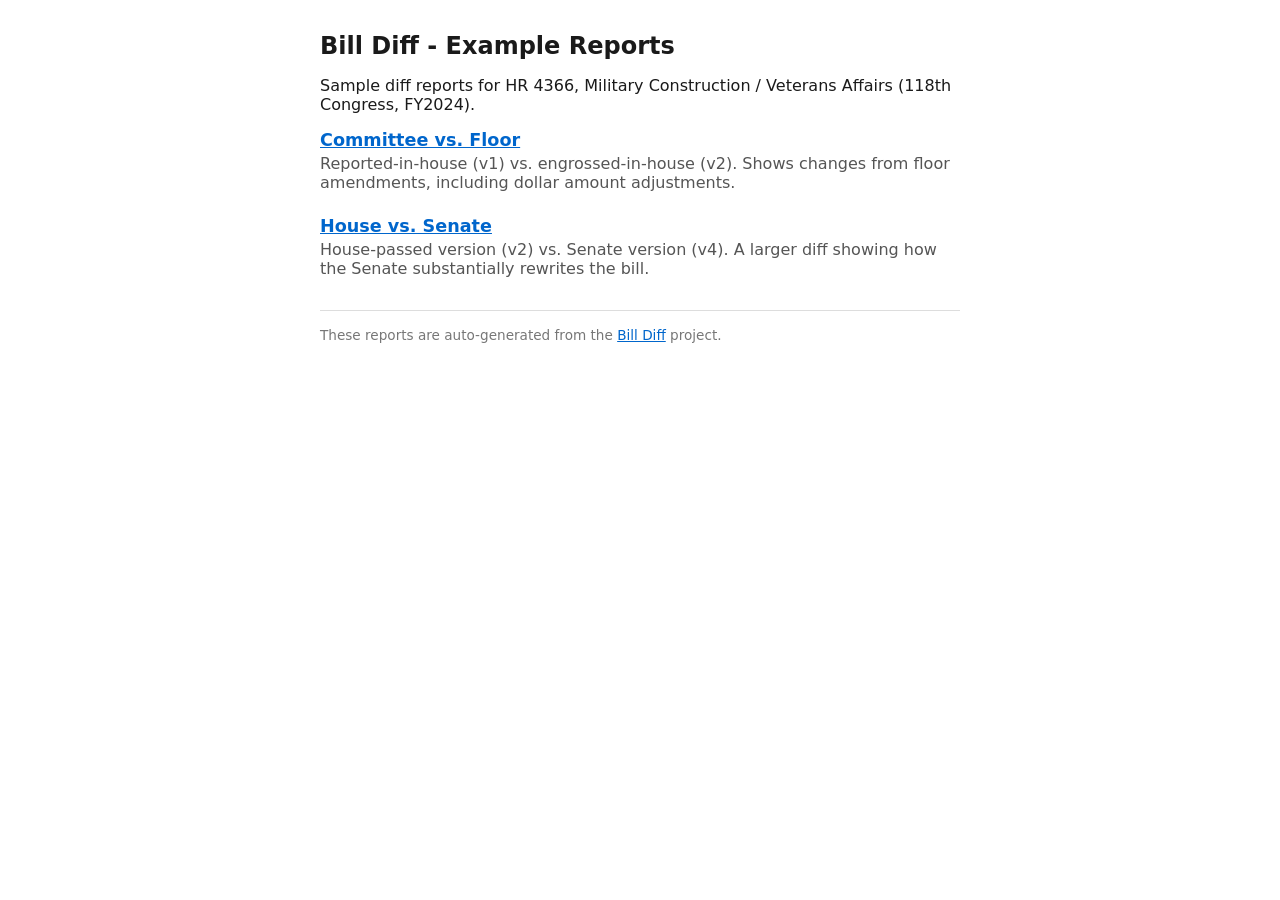
<file: examples/index.html>
<!DOCTYPE html>
<html lang="en">
<head>
<meta charset="utf-8">
<meta name="viewport" content="width=device-width, initial-scale=1">
<title>Bill Diff - Example Reports</title>
<style>
  body { font-family: system-ui, sans-serif; max-width: 640px; margin: 2rem auto; padding: 0 1rem; color: #1a1a1a; }
  h1 { font-size: 1.5rem; }
  a { color: #0066cc; }
  .report { margin-bottom: 1.5rem; }
  .report a { font-size: 1.1rem; font-weight: 600; }
  .report p { margin: 0.25rem 0 0; color: #555; }
  footer { margin-top: 2rem; border-top: 1px solid #ddd; padding-top: 1rem; font-size: 0.85rem; color: #777; }
</style>
</head>
<body>
<h1>Bill Diff - Example Reports</h1>
<p>Sample diff reports for HR 4366, Military Construction / Veterans Affairs (118th Congress, FY2024).</p>

<div class="report">
  <a href="hr4366_committee_vs_floor.html">Committee vs. Floor</a>
  <p>Reported-in-house (v1) vs. engrossed-in-house (v2). Shows changes from floor amendments, including dollar amount adjustments.</p>
</div>

<div class="report">
  <a href="hr4366_house_vs_senate.html">House vs. Senate</a>
  <p>House-passed version (v2) vs. Senate version (v4). A larger diff showing how the Senate substantially rewrites the bill.</p>
</div>

<footer>
  These reports are auto-generated from the <a href="https://github.com/willhea/civic_tech_appropriations_bills">Bill Diff</a> project.
</footer>
</body>
</html>
</file>
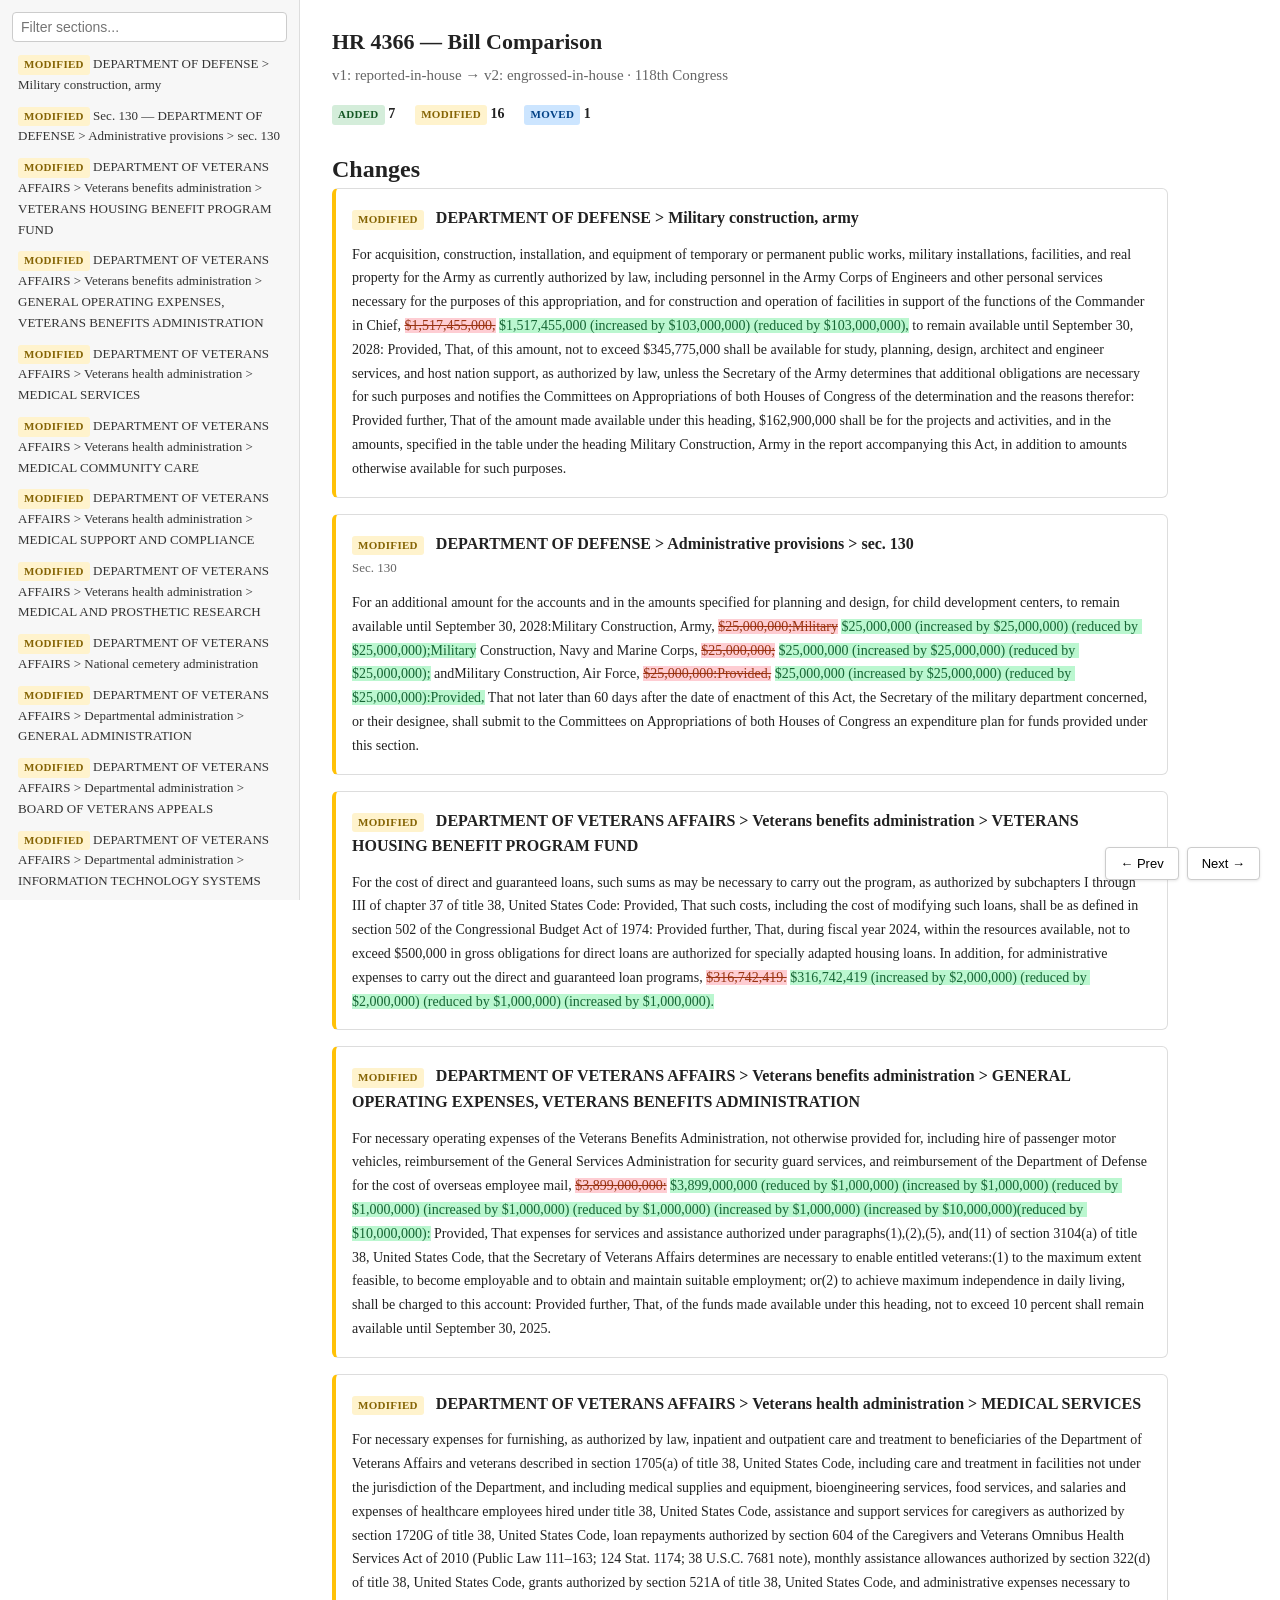
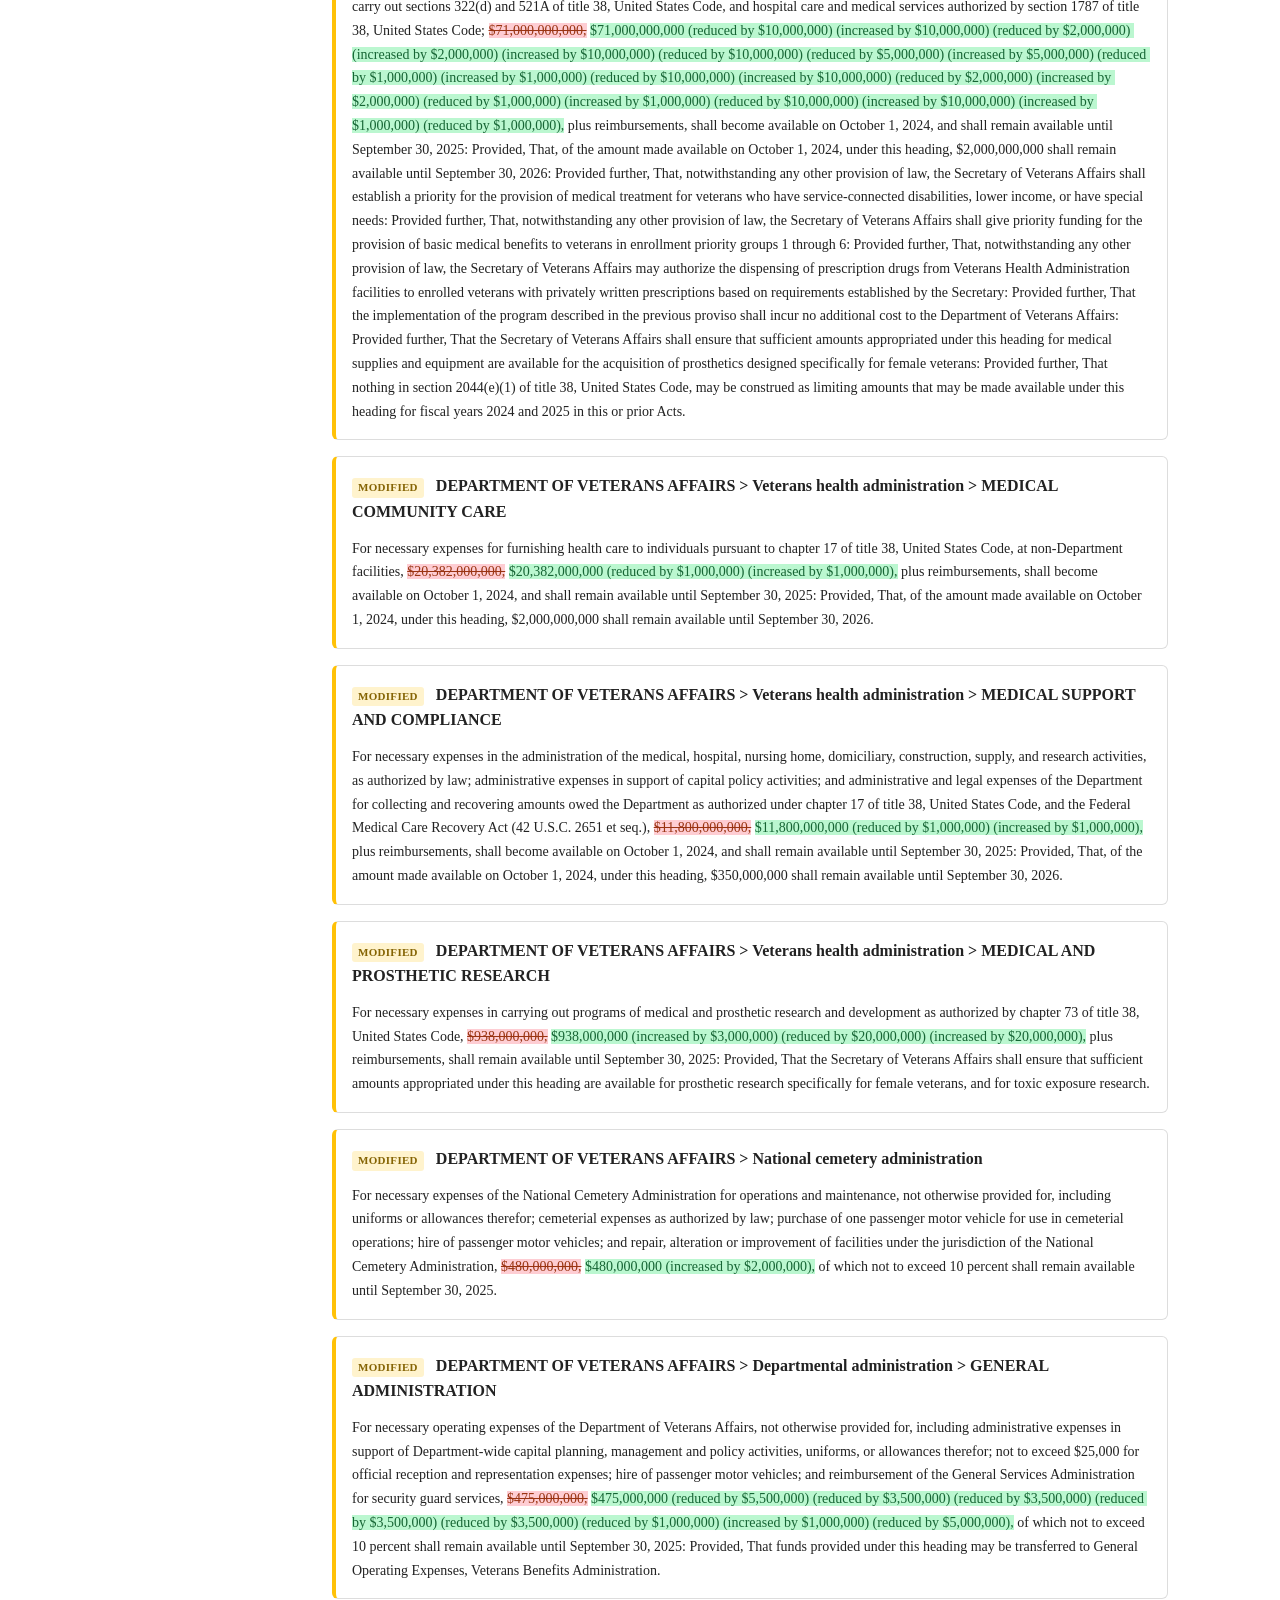
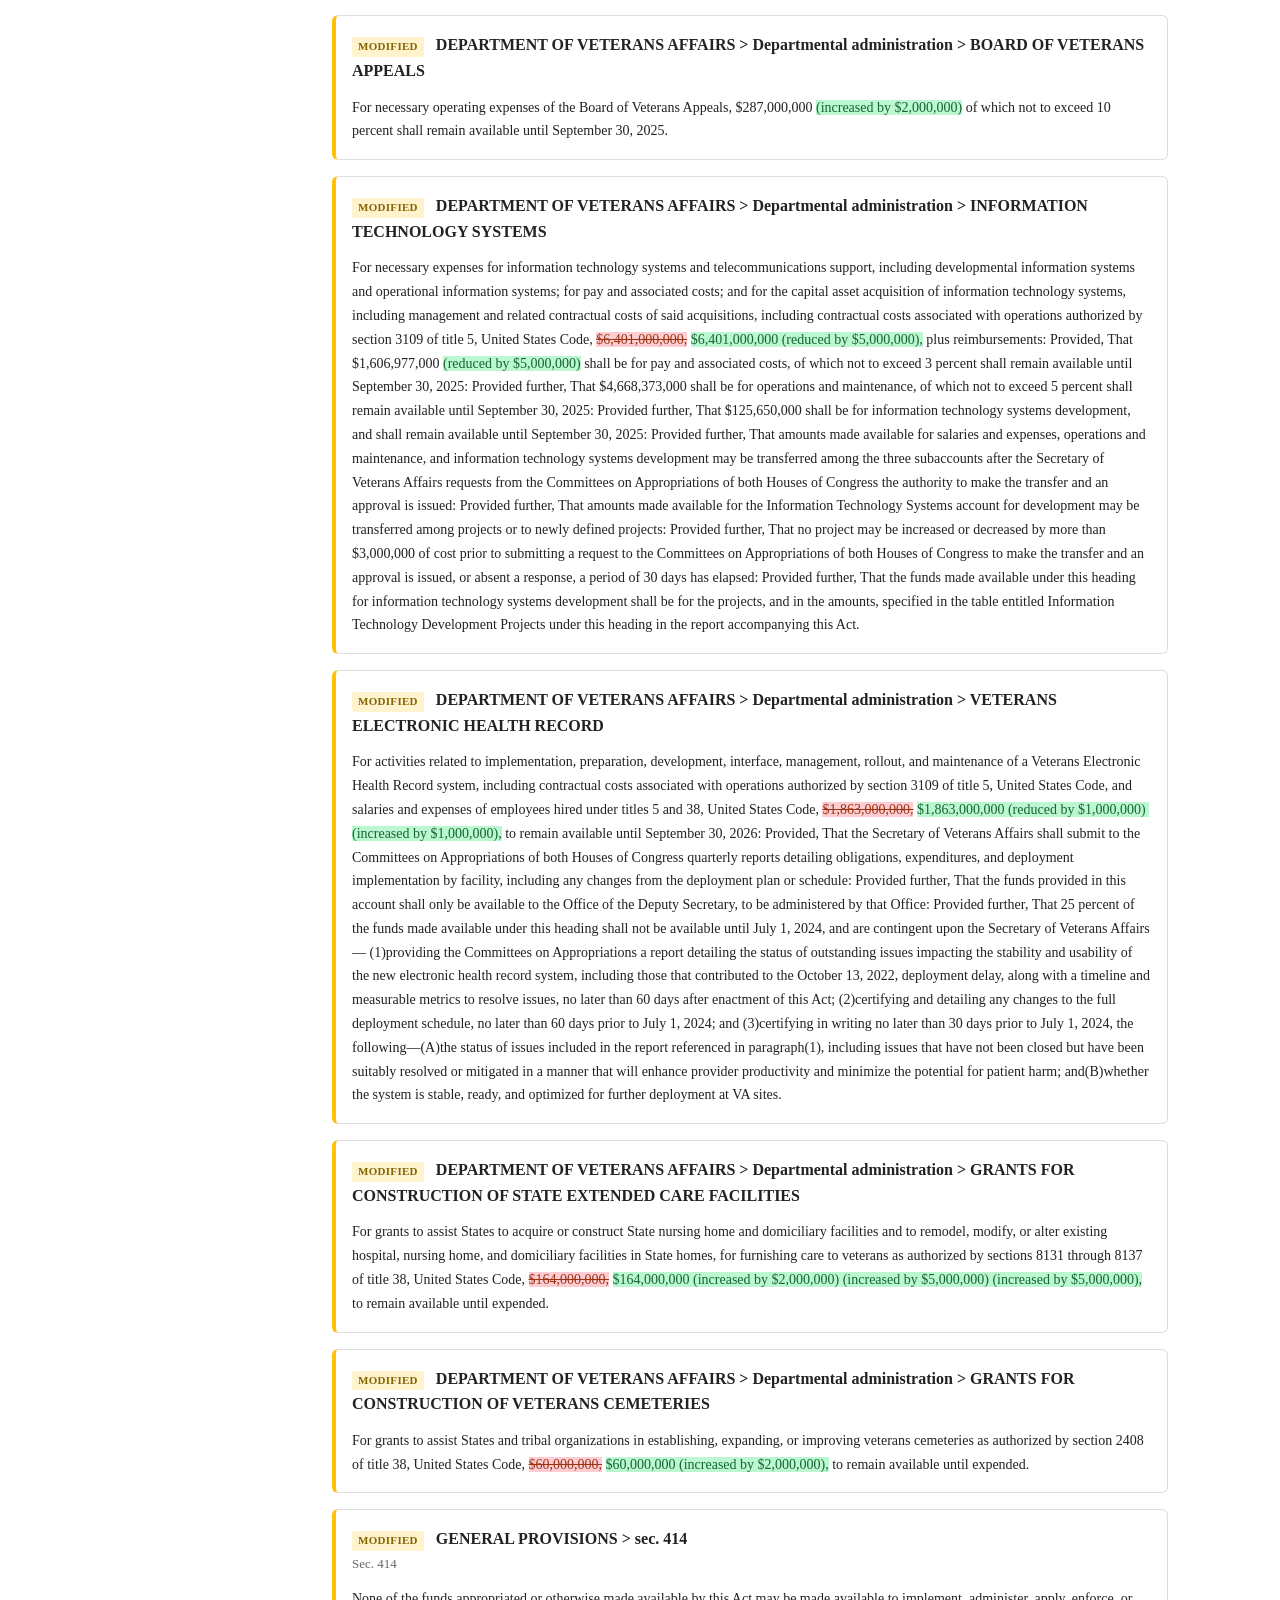
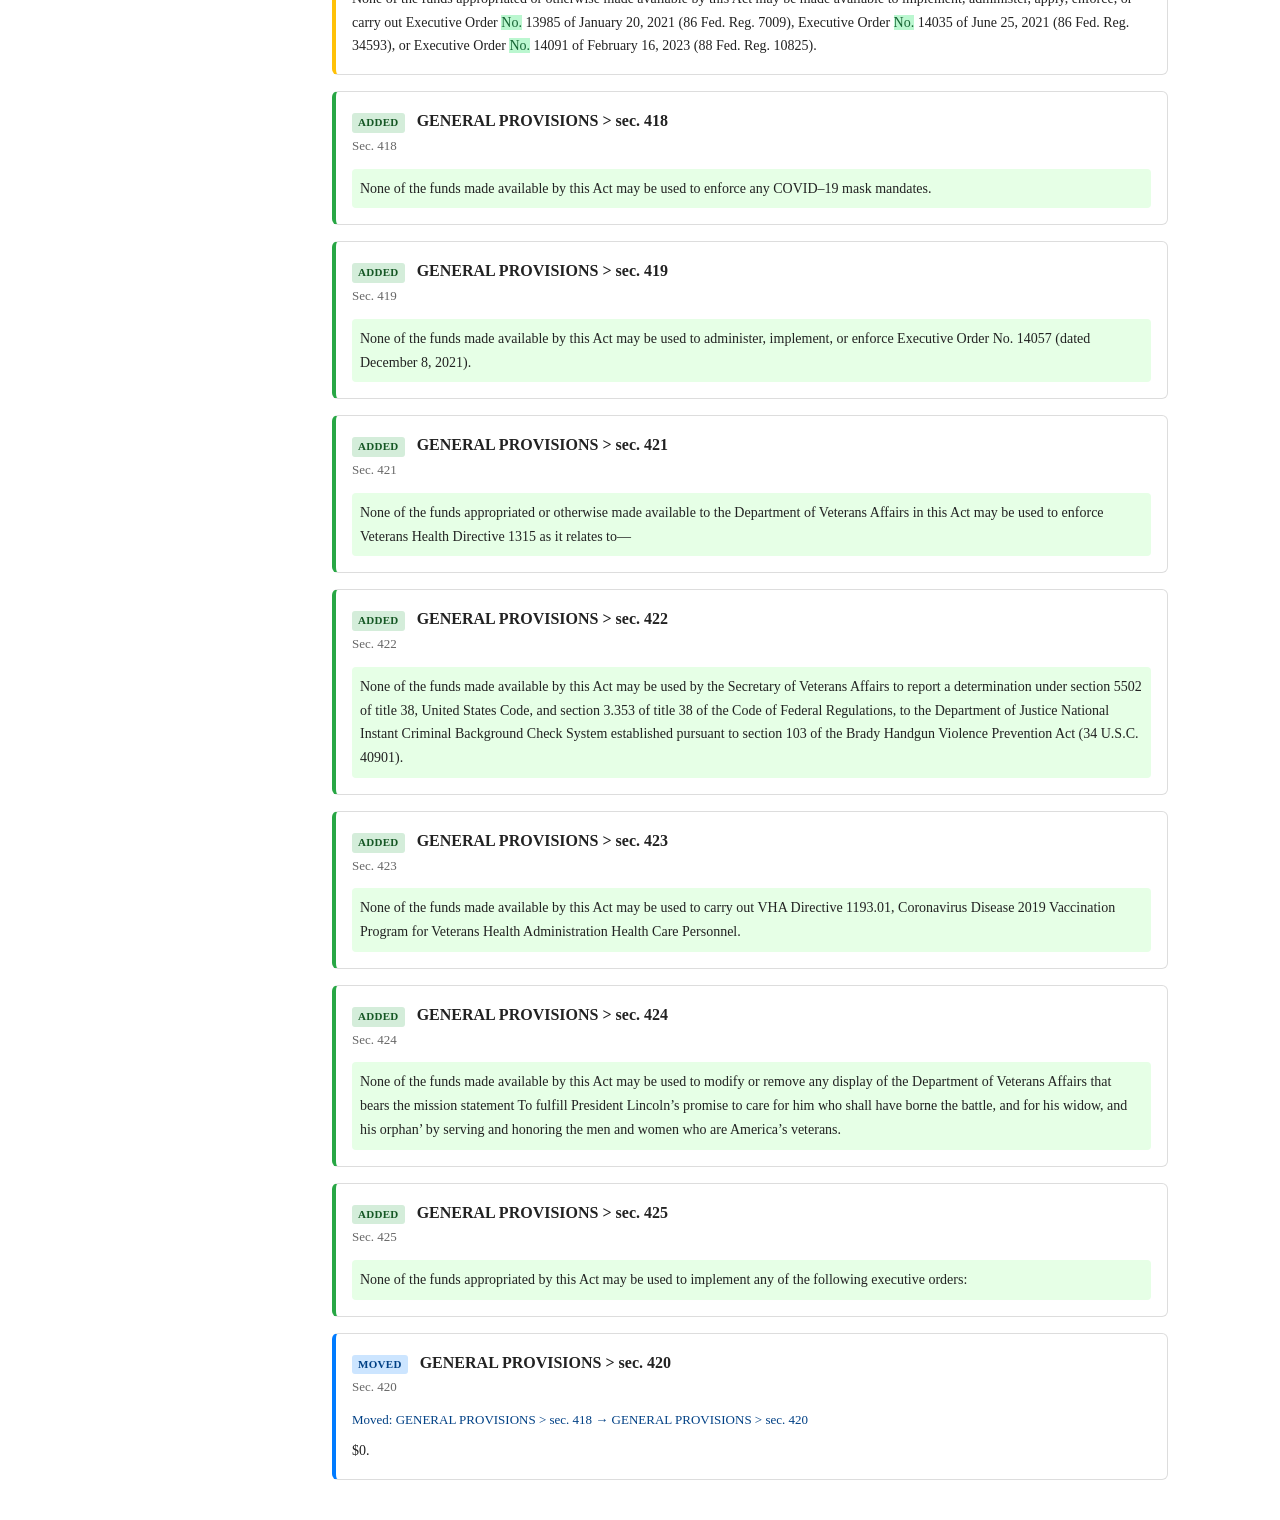
<file: examples/hr4366_committee_vs_floor.html>
<!DOCTYPE html>
<html lang="en">
<head>
<meta charset="utf-8">
<meta name="viewport" content="width=device-width, initial-scale=1">
<title>Bill Comparison: HR 4366</title>
<style>
* { box-sizing: border-box; margin: 0; padding: 0; }
body { font-family: Georgia, 'Times New Roman', serif; color: #222; line-height: 1.6; }
.layout { display: flex; min-height: 100vh; }

/* Sidebar */
.sidebar { width: 300px; position: fixed; top: 0; left: 0; height: 100vh;
  overflow-y: auto; background: #f7f7f7; border-right: 1px solid #ddd; padding: 12px; }
.sidebar input { width: 100%; padding: 6px 8px; margin-bottom: 8px;
  border: 1px solid #ccc; border-radius: 4px; font-size: 14px; }
.sidebar ul { list-style: none; }
.sidebar li { margin-bottom: 2px; }
.sidebar a { display: block; padding: 4px 6px; text-decoration: none;
  color: #333; font-size: 13px; border-radius: 3px; }
.sidebar a:hover { background: #e8e8e8; }

/* Main content */
.main { margin-left: 300px; padding: 24px 32px; max-width: 900px; flex: 1; }

/* Header */
.report-header h1 { font-size: 22px; margin-bottom: 4px; }
.report-header .versions { color: #666; font-size: 15px; margin-bottom: 16px; }
.summary-bar { display: flex; gap: 16px; margin-bottom: 24px; flex-wrap: wrap; }
.summary-item { font-size: 14px; }
.summary-item strong { margin-right: 4px; }

/* Badges */
.badge { display: inline-block; padding: 1px 6px; border-radius: 3px;
  font-size: 11px; font-weight: 600; text-transform: uppercase; letter-spacing: 0.3px; }
.badge-modified { background: #fff3cd; color: #856404; }
.badge-added { background: #d4edda; color: #155724; }
.badge-removed { background: #f8d7da; color: #721c24; }
.badge-moved { background: #cce5ff; color: #004085; }

/* Financial table */
.financial-table { width: 100%; border-collapse: collapse; margin-bottom: 24px; font-size: 14px; }
.financial-table th { background: #f0f0f0; text-align: left; padding: 8px; border-bottom: 2px solid #ccc; }
.financial-table td { padding: 6px 8px; border-bottom: 1px solid #eee; }
.financial-table .amount { text-align: right; font-variant-numeric: tabular-nums; }
.financial-table a { color: #0056b3; text-decoration: none; }
.financial-table a:hover { text-decoration: underline; }
tr.increase .change-amount { color: #155724; }
tr.decrease .change-amount { color: #721c24; }

/* Change cards */
.change-card { border: 1px solid #ddd; border-radius: 6px; margin-bottom: 16px;
  padding: 16px; background: #fff; }
.change-card.added { border-left: 4px solid #28a745; }
.change-card.removed { border-left: 4px solid #dc3545; }
.change-card.modified { border-left: 4px solid #ffc107; }
.change-card.moved { border-left: 4px solid #007bff; }
.change-header { margin-bottom: 12px; }
.change-header h3 { font-size: 16px; display: inline; margin-left: 8px; }
.section-number { display: block; font-size: 13px; color: #666; margin-top: 2px; }
.change-body { font-size: 14px; line-height: 1.7; white-space: pre-wrap; }
.added-text { background: #e6ffe6; padding: 8px; border-radius: 4px; }
.removed-text { background: #ffe6e6; padding: 8px; border-radius: 4px; text-decoration: line-through; color: #666; }
.old-text { background: #ffe6e6; padding: 8px; border-radius: 4px; margin-bottom: 8px; }
.new-text { background: #e6ffe6; padding: 8px; border-radius: 4px; }
.move-info { font-size: 13px; color: #004085; margin-bottom: 8px; }
.amendment-note { font-size: 12px; color: #856404; background: #fff3cd; padding: 4px 8px;
  border-radius: 3px; margin-top: 4px; }

/* Inline diff */
del { background: #fecdd3; text-decoration: line-through; color: #9a3412; }
ins { background: #bbf7d0; text-decoration: none; color: #166534; }

/* Financial callout */
.financial-callout { margin-top: 10px; padding: 8px 12px; background: #f0f7ff;
  border: 1px solid #b6d4fe; border-radius: 4px; font-size: 13px; }

/* Navigation buttons */
.nav-buttons { position: fixed; bottom: 20px; right: 20px; display: flex; gap: 8px; z-index: 10; }
.nav-buttons button { padding: 8px 14px; border: 1px solid #ccc; border-radius: 4px;
  background: #fff; cursor: pointer; font-size: 13px; box-shadow: 0 1px 3px rgba(0,0,0,0.1); }
.nav-buttons button:hover { background: #f0f0f0; }

/* Print */
@media print {
  .sidebar, .nav-buttons, #sidebar-filter { display: none; }
  .main { margin-left: 0; }
  .change-card { break-inside: avoid; }
}

</style>
</head>
<body>
<div class="layout">
<nav class="sidebar">
<input type="text" id="sidebar-filter" placeholder="Filter sections...">
<ul><li class="nav-item" data-type="modified"><a href="#change-0"><span class="badge badge-modified">modified</span> DEPARTMENT OF DEFENSE &gt; Military construction, army</a></li><li class="nav-item" data-type="modified"><a href="#change-1"><span class="badge badge-modified">modified</span> Sec. 130 — DEPARTMENT OF DEFENSE &gt; Administrative provisions &gt; sec. 130</a></li><li class="nav-item" data-type="modified"><a href="#change-2"><span class="badge badge-modified">modified</span> DEPARTMENT OF VETERANS AFFAIRS &gt; Veterans benefits administration &gt; VETERANS HOUSING BENEFIT PROGRAM FUND</a></li><li class="nav-item" data-type="modified"><a href="#change-3"><span class="badge badge-modified">modified</span> DEPARTMENT OF VETERANS AFFAIRS &gt; Veterans benefits administration &gt; GENERAL OPERATING EXPENSES, VETERANS BENEFITS ADMINISTRATION</a></li><li class="nav-item" data-type="modified"><a href="#change-4"><span class="badge badge-modified">modified</span> DEPARTMENT OF VETERANS AFFAIRS &gt; Veterans health administration &gt; MEDICAL SERVICES</a></li><li class="nav-item" data-type="modified"><a href="#change-5"><span class="badge badge-modified">modified</span> DEPARTMENT OF VETERANS AFFAIRS &gt; Veterans health administration &gt; MEDICAL COMMUNITY CARE</a></li><li class="nav-item" data-type="modified"><a href="#change-6"><span class="badge badge-modified">modified</span> DEPARTMENT OF VETERANS AFFAIRS &gt; Veterans health administration &gt; MEDICAL SUPPORT AND COMPLIANCE</a></li><li class="nav-item" data-type="modified"><a href="#change-7"><span class="badge badge-modified">modified</span> DEPARTMENT OF VETERANS AFFAIRS &gt; Veterans health administration &gt; MEDICAL AND PROSTHETIC RESEARCH</a></li><li class="nav-item" data-type="modified"><a href="#change-8"><span class="badge badge-modified">modified</span> DEPARTMENT OF VETERANS AFFAIRS &gt; National cemetery administration</a></li><li class="nav-item" data-type="modified"><a href="#change-9"><span class="badge badge-modified">modified</span> DEPARTMENT OF VETERANS AFFAIRS &gt; Departmental administration &gt; GENERAL ADMINISTRATION</a></li><li class="nav-item" data-type="modified"><a href="#change-10"><span class="badge badge-modified">modified</span> DEPARTMENT OF VETERANS AFFAIRS &gt; Departmental administration &gt; BOARD OF VETERANS APPEALS</a></li><li class="nav-item" data-type="modified"><a href="#change-11"><span class="badge badge-modified">modified</span> DEPARTMENT OF VETERANS AFFAIRS &gt; Departmental administration &gt; INFORMATION TECHNOLOGY SYSTEMS</a></li><li class="nav-item" data-type="modified"><a href="#change-12"><span class="badge badge-modified">modified</span> DEPARTMENT OF VETERANS AFFAIRS &gt; Departmental administration &gt; VETERANS ELECTRONIC HEALTH RECORD</a></li><li class="nav-item" data-type="modified"><a href="#change-13"><span class="badge badge-modified">modified</span> DEPARTMENT OF VETERANS AFFAIRS &gt; Departmental administration &gt; GRANTS FOR CONSTRUCTION OF STATE EXTENDED CARE FACILITIES</a></li><li class="nav-item" data-type="modified"><a href="#change-14"><span class="badge badge-modified">modified</span> DEPARTMENT OF VETERANS AFFAIRS &gt; Departmental administration &gt; GRANTS FOR CONSTRUCTION OF VETERANS CEMETERIES</a></li><li class="nav-item" data-type="modified"><a href="#change-15"><span class="badge badge-modified">modified</span> Sec. 414 — GENERAL PROVISIONS &gt; sec. 414</a></li><li class="nav-item" data-type="added"><a href="#change-16"><span class="badge badge-added">added</span> Sec. 418 — GENERAL PROVISIONS &gt; sec. 418</a></li><li class="nav-item" data-type="added"><a href="#change-17"><span class="badge badge-added">added</span> Sec. 419 — GENERAL PROVISIONS &gt; sec. 419</a></li><li class="nav-item" data-type="added"><a href="#change-18"><span class="badge badge-added">added</span> Sec. 421 — GENERAL PROVISIONS &gt; sec. 421</a></li><li class="nav-item" data-type="added"><a href="#change-19"><span class="badge badge-added">added</span> Sec. 422 — GENERAL PROVISIONS &gt; sec. 422</a></li><li class="nav-item" data-type="added"><a href="#change-20"><span class="badge badge-added">added</span> Sec. 423 — GENERAL PROVISIONS &gt; sec. 423</a></li><li class="nav-item" data-type="added"><a href="#change-21"><span class="badge badge-added">added</span> Sec. 424 — GENERAL PROVISIONS &gt; sec. 424</a></li><li class="nav-item" data-type="added"><a href="#change-22"><span class="badge badge-added">added</span> Sec. 425 — GENERAL PROVISIONS &gt; sec. 425</a></li><li class="nav-item" data-type="moved"><a href="#change-23"><span class="badge badge-moved">moved</span> Sec. 420 — GENERAL PROVISIONS &gt; sec. 420</a></li></ul>
</nav>
<div class="main">
<div class="report-header">
<h1>HR 4366 &mdash; Bill Comparison</h1>
<div class="versions">v1: reported-in-house &rarr; v2: engrossed-in-house &middot; 118th Congress</div>
<div class="summary-bar"><span class="summary-item"><span class="badge badge-added">added</span> <strong>7</strong></span><span class="summary-item"><span class="badge badge-modified">modified</span> <strong>16</strong></span><span class="summary-item"><span class="badge badge-moved">moved</span> <strong>1</strong></span></div>
</div>

<h2>Changes</h2>
<div class="change-card modified" id="change-0">
<div class="change-header">
<span class="badge badge-modified">modified</span>
<h3>DEPARTMENT OF DEFENSE &gt; Military construction, army</h3>
</div>
<div class="change-body diff-inline">For acquisition, construction, installation, and equipment of temporary or permanent public works, military installations, facilities, and real property for the Army as currently authorized by law, including personnel in the Army Corps of Engineers and other personal services necessary for the purposes of this appropriation, and for construction and operation of facilities in support of the functions of the Commander in Chief, <del>$1,517,455,000,</del> <ins>$1,517,455,000 (increased by $103,000,000) (reduced by $103,000,000),</ins> to remain available until September 30, 2028: Provided, That, of this amount, not to exceed $345,775,000 shall be available for study, planning, design, architect and engineer services, and host nation support, as authorized by law, unless the Secretary of the Army determines that additional obligations are necessary for such purposes and notifies the Committees on Appropriations of both Houses of Congress of the determination and the reasons therefor: Provided further, That of the amount made available under this heading, $162,900,000 shall be for the projects and activities, and in the amounts, specified in the table under the heading Military Construction, Army in the report accompanying this Act, in addition to amounts otherwise available for such purposes.</div>
</div>
<div class="change-card modified" id="change-1">
<div class="change-header">
<span class="badge badge-modified">modified</span>
<h3>DEPARTMENT OF DEFENSE &gt; Administrative provisions &gt; sec. 130</h3>
<span class="section-number">Sec. 130</span>
</div>
<div class="change-body diff-inline">For an additional amount for the accounts and in the amounts specified for planning and design, for child development centers, to remain available until September 30, 2028:Military Construction, Army, <del>$25,000,000;Military</del> <ins>$25,000,000 (increased by $25,000,000) (reduced by $25,000,000);Military</ins> Construction, Navy and Marine Corps, <del>$25,000,000;</del> <ins>$25,000,000 (increased by $25,000,000) (reduced by $25,000,000);</ins> andMilitary Construction, Air Force, <del>$25,000,000:Provided,</del> <ins>$25,000,000 (increased by $25,000,000) (reduced by $25,000,000):Provided,</ins> That not later than 60 days after the date of enactment of this Act, the Secretary of the military department concerned, or their designee, shall submit to the Committees on Appropriations of both Houses of Congress an expenditure plan for funds provided under this section.</div>
</div>
<div class="change-card modified" id="change-2">
<div class="change-header">
<span class="badge badge-modified">modified</span>
<h3>DEPARTMENT OF VETERANS AFFAIRS &gt; Veterans benefits administration &gt; VETERANS HOUSING BENEFIT PROGRAM FUND</h3>
</div>
<div class="change-body diff-inline">For the cost of direct and guaranteed loans, such sums as may be necessary to carry out the program, as authorized by subchapters I through III of chapter 37 of title 38, United States Code: Provided, That such costs, including the cost of modifying such loans, shall be as defined in section 502 of the Congressional Budget Act of 1974: Provided further, That, during fiscal year 2024, within the resources available, not to exceed $500,000 in gross obligations for direct loans are authorized for specially adapted housing loans. In addition, for administrative expenses to carry out the direct and guaranteed loan programs, <del>$316,742,419.</del> <ins>$316,742,419 (increased by $2,000,000) (reduced by $2,000,000) (reduced by $1,000,000) (increased by $1,000,000).</ins></div>
</div>
<div class="change-card modified" id="change-3">
<div class="change-header">
<span class="badge badge-modified">modified</span>
<h3>DEPARTMENT OF VETERANS AFFAIRS &gt; Veterans benefits administration &gt; GENERAL OPERATING EXPENSES, VETERANS BENEFITS ADMINISTRATION</h3>
</div>
<div class="change-body diff-inline">For necessary operating expenses of the Veterans Benefits Administration, not otherwise provided for, including hire of passenger motor vehicles, reimbursement of the General Services Administration for security guard services, and reimbursement of the Department of Defense for the cost of overseas employee mail, <del>$3,899,000,000:</del> <ins>$3,899,000,000 (reduced by $1,000,000) (increased by $1,000,000) (reduced by $1,000,000) (increased by $1,000,000) (reduced by $1,000,000) (increased by $1,000,000) (increased by $10,000,000)(reduced by $10,000,000):</ins> Provided, That expenses for services and assistance authorized under paragraphs(1),(2),(5), and(11) of section 3104(a) of title 38, United States Code, that the Secretary of Veterans Affairs determines are necessary to enable entitled veterans:(1) to the maximum extent feasible, to become employable and to obtain and maintain suitable employment; or(2) to achieve maximum independence in daily living, shall be charged to this account: Provided further, That, of the funds made available under this heading, not to exceed 10 percent shall remain available until September 30, 2025.</div>
</div>
<div class="change-card modified" id="change-4">
<div class="change-header">
<span class="badge badge-modified">modified</span>
<h3>DEPARTMENT OF VETERANS AFFAIRS &gt; Veterans health administration &gt; MEDICAL SERVICES</h3>
</div>
<div class="change-body diff-inline">For necessary expenses for furnishing, as authorized by law, inpatient and outpatient care and treatment to beneficiaries of the Department of Veterans Affairs and veterans described in section 1705(a) of title 38, United States Code, including care and treatment in facilities not under the jurisdiction of the Department, and including medical supplies and equipment, bioengineering services, food services, and salaries and expenses of healthcare employees hired under title 38, United States Code, assistance and support services for caregivers as authorized by section 1720G of title 38, United States Code, loan repayments authorized by section 604 of the Caregivers and Veterans Omnibus Health Services Act of 2010 (Public Law 111–163; 124 Stat. 1174; 38 U.S.C. 7681 note), monthly assistance allowances authorized by section 322(d) of title 38, United States Code, grants authorized by section 521A of title 38, United States Code, and administrative expenses necessary to carry out sections 322(d) and 521A of title 38, United States Code, and hospital care and medical services authorized by section 1787 of title 38, United States Code; <del>$71,000,000,000,</del> <ins>$71,000,000,000 (reduced by $10,000,000) (increased by $10,000,000) (reduced by $2,000,000) (increased by $2,000,000) (increased by $10,000,000) (reduced by $10,000,000) (reduced by $5,000,000) (increased by $5,000,000) (reduced by $1,000,000) (increased by $1,000,000) (reduced by $10,000,000) (increased by $10,000,000) (reduced by $2,000,000) (increased by $2,000,000) (reduced by $1,000,000) (increased by $1,000,000) (reduced by $10,000,000) (increased by $10,000,000) (increased by $1,000,000) (reduced by $1,000,000),</ins> plus reimbursements, shall become available on October 1, 2024, and shall remain available until September 30, 2025: Provided, That, of the amount made available on October 1, 2024, under this heading, $2,000,000,000 shall remain available until September 30, 2026: Provided further, That, notwithstanding any other provision of law, the Secretary of Veterans Affairs shall establish a priority for the provision of medical treatment for veterans who have service-connected disabilities, lower income, or have special needs: Provided further, That, notwithstanding any other provision of law, the Secretary of Veterans Affairs shall give priority funding for the provision of basic medical benefits to veterans in enrollment priority groups 1 through 6: Provided further, That, notwithstanding any other provision of law, the Secretary of Veterans Affairs may authorize the dispensing of prescription drugs from Veterans Health Administration facilities to enrolled veterans with privately written prescriptions based on requirements established by the Secretary: Provided further, That the implementation of the program described in the previous proviso shall incur no additional cost to the Department of Veterans Affairs: Provided further, That the Secretary of Veterans Affairs shall ensure that sufficient amounts appropriated under this heading for medical supplies and equipment are available for the acquisition of prosthetics designed specifically for female veterans: Provided further, That nothing in section 2044(e)(1) of title 38, United States Code, may be construed as limiting amounts that may be made available under this heading for fiscal years 2024 and 2025 in this or prior Acts.</div>
</div>
<div class="change-card modified" id="change-5">
<div class="change-header">
<span class="badge badge-modified">modified</span>
<h3>DEPARTMENT OF VETERANS AFFAIRS &gt; Veterans health administration &gt; MEDICAL COMMUNITY CARE</h3>
</div>
<div class="change-body diff-inline">For necessary expenses for furnishing health care to individuals pursuant to chapter 17 of title 38, United States Code, at non-Department facilities, <del>$20,382,000,000,</del> <ins>$20,382,000,000 (reduced by $1,000,000) (increased by $1,000,000),</ins> plus reimbursements, shall become available on October 1, 2024, and shall remain available until September 30, 2025: Provided, That, of the amount made available on October 1, 2024, under this heading, $2,000,000,000 shall remain available until September 30, 2026.</div>
</div>
<div class="change-card modified" id="change-6">
<div class="change-header">
<span class="badge badge-modified">modified</span>
<h3>DEPARTMENT OF VETERANS AFFAIRS &gt; Veterans health administration &gt; MEDICAL SUPPORT AND COMPLIANCE</h3>
</div>
<div class="change-body diff-inline">For necessary expenses in the administration of the medical, hospital, nursing home, domiciliary, construction, supply, and research activities, as authorized by law; administrative expenses in support of capital policy activities; and administrative and legal expenses of the Department for collecting and recovering amounts owed the Department as authorized under chapter 17 of title 38, United States Code, and the Federal Medical Care Recovery Act (42 U.S.C. 2651 et seq.), <del>$11,800,000,000,</del> <ins>$11,800,000,000 (reduced by $1,000,000) (increased by $1,000,000),</ins> plus reimbursements, shall become available on October 1, 2024, and shall remain available until September 30, 2025: Provided, That, of the amount made available on October 1, 2024, under this heading, $350,000,000 shall remain available until September 30, 2026.</div>
</div>
<div class="change-card modified" id="change-7">
<div class="change-header">
<span class="badge badge-modified">modified</span>
<h3>DEPARTMENT OF VETERANS AFFAIRS &gt; Veterans health administration &gt; MEDICAL AND PROSTHETIC RESEARCH</h3>
</div>
<div class="change-body diff-inline">For necessary expenses in carrying out programs of medical and prosthetic research and development as authorized by chapter 73 of title 38, United States Code, <del>$938,000,000,</del> <ins>$938,000,000 (increased by $3,000,000) (reduced by $20,000,000) (increased by $20,000,000),</ins> plus reimbursements, shall remain available until September 30, 2025: Provided, That the Secretary of Veterans Affairs shall ensure that sufficient amounts appropriated under this heading are available for prosthetic research specifically for female veterans, and for toxic exposure research.</div>
</div>
<div class="change-card modified" id="change-8">
<div class="change-header">
<span class="badge badge-modified">modified</span>
<h3>DEPARTMENT OF VETERANS AFFAIRS &gt; National cemetery administration</h3>
</div>
<div class="change-body diff-inline">For necessary expenses of the National Cemetery Administration for operations and maintenance, not otherwise provided for, including uniforms or allowances therefor; cemeterial expenses as authorized by law; purchase of one passenger motor vehicle for use in cemeterial operations; hire of passenger motor vehicles; and repair, alteration or improvement of facilities under the jurisdiction of the National Cemetery Administration, <del>$480,000,000,</del> <ins>$480,000,000 (increased by $2,000,000),</ins> of which not to exceed 10 percent shall remain available until September 30, 2025.</div>
</div>
<div class="change-card modified" id="change-9">
<div class="change-header">
<span class="badge badge-modified">modified</span>
<h3>DEPARTMENT OF VETERANS AFFAIRS &gt; Departmental administration &gt; GENERAL ADMINISTRATION</h3>
</div>
<div class="change-body diff-inline">For necessary operating expenses of the Department of Veterans Affairs, not otherwise provided for, including administrative expenses in support of Department-wide capital planning, management and policy activities, uniforms, or allowances therefor; not to exceed $25,000 for official reception and representation expenses; hire of passenger motor vehicles; and reimbursement of the General Services Administration for security guard services, <del>$475,000,000,</del> <ins>$475,000,000 (reduced by $5,500,000) (reduced by $3,500,000) (reduced by $3,500,000) (reduced by $3,500,000) (reduced by $3,500,000) (reduced by $1,000,000) (increased by $1,000,000) (reduced by $5,000,000),</ins> of which not to exceed 10 percent shall remain available until September 30, 2025: Provided, That funds provided under this heading may be transferred to General Operating Expenses, Veterans Benefits Administration.</div>
</div>
<div class="change-card modified" id="change-10">
<div class="change-header">
<span class="badge badge-modified">modified</span>
<h3>DEPARTMENT OF VETERANS AFFAIRS &gt; Departmental administration &gt; BOARD OF VETERANS APPEALS</h3>
</div>
<div class="change-body diff-inline">For necessary operating expenses of the Board of Veterans Appeals, $287,000,000 <ins>(increased by $2,000,000)</ins> of which not to exceed 10 percent shall remain available until September 30, 2025.</div>
</div>
<div class="change-card modified" id="change-11">
<div class="change-header">
<span class="badge badge-modified">modified</span>
<h3>DEPARTMENT OF VETERANS AFFAIRS &gt; Departmental administration &gt; INFORMATION TECHNOLOGY SYSTEMS</h3>
</div>
<div class="change-body diff-inline">For necessary expenses for information technology systems and telecommunications support, including developmental information systems and operational information systems; for pay and associated costs; and for the capital asset acquisition of information technology systems, including management and related contractual costs of said acquisitions, including contractual costs associated with operations authorized by section 3109 of title 5, United States Code, <del>$6,401,000,000,</del> <ins>$6,401,000,000 (reduced by $5,000,000),</ins> plus reimbursements: Provided, That $1,606,977,000 <ins>(reduced by $5,000,000)</ins> shall be for pay and associated costs, of which not to exceed 3 percent shall remain available until September 30, 2025: Provided further, That $4,668,373,000 shall be for operations and maintenance, of which not to exceed 5 percent shall remain available until September 30, 2025: Provided further, That $125,650,000 shall be for information technology systems development, and shall remain available until September 30, 2025: Provided further, That amounts made available for salaries and expenses, operations and maintenance, and information technology systems development may be transferred among the three subaccounts after the Secretary of Veterans Affairs requests from the Committees on Appropriations of both Houses of Congress the authority to make the transfer and an approval is issued: Provided further, That amounts made available for the Information Technology Systems account for development may be transferred among projects or to newly defined projects: Provided further, That no project may be increased or decreased by more than $3,000,000 of cost prior to submitting a request to the Committees on Appropriations of both Houses of Congress to make the transfer and an approval is issued, or absent a response, a period of 30 days has elapsed: Provided further, That the funds made available under this heading for information technology systems development shall be for the projects, and in the amounts, specified in the table entitled Information Technology Development Projects under this heading in the report accompanying this Act.</div>
</div>
<div class="change-card modified" id="change-12">
<div class="change-header">
<span class="badge badge-modified">modified</span>
<h3>DEPARTMENT OF VETERANS AFFAIRS &gt; Departmental administration &gt; VETERANS ELECTRONIC HEALTH RECORD</h3>
</div>
<div class="change-body diff-inline">For activities related to implementation, preparation, development, interface, management, rollout, and maintenance of a Veterans Electronic Health Record system, including contractual costs associated with operations authorized by section 3109 of title 5, United States Code, and salaries and expenses of employees hired under titles 5 and 38, United States Code, <del>$1,863,000,000,</del> <ins>$1,863,000,000 (reduced by $1,000,000) (increased by $1,000,000),</ins> to remain available until September 30, 2026: Provided, That the Secretary of Veterans Affairs shall submit to the Committees on Appropriations of both Houses of Congress quarterly reports detailing obligations, expenditures, and deployment implementation by facility, including any changes from the deployment plan or schedule: Provided further, That the funds provided in this account shall only be available to the Office of the Deputy Secretary, to be administered by that Office: Provided further, That 25 percent of the funds made available under this heading shall not be available until July 1, 2024, and are contingent upon the Secretary of Veterans Affairs— (1)providing the Committees on Appropriations a report detailing the status of outstanding issues impacting the stability and usability of the new electronic health record system, including those that contributed to the October 13, 2022, deployment delay, along with a timeline and measurable metrics to resolve issues, no later than 60 days after enactment of this Act; (2)certifying and detailing any changes to the full deployment schedule, no later than 60 days prior to July 1, 2024; and (3)certifying in writing no later than 30 days prior to July 1, 2024, the following—(A)the status of issues included in the report referenced in paragraph(1), including issues that have not been closed but have been suitably resolved or mitigated in a manner that will enhance provider productivity and minimize the potential for patient harm; and(B)whether the system is stable, ready, and optimized for further deployment at VA sites.</div>
</div>
<div class="change-card modified" id="change-13">
<div class="change-header">
<span class="badge badge-modified">modified</span>
<h3>DEPARTMENT OF VETERANS AFFAIRS &gt; Departmental administration &gt; GRANTS FOR CONSTRUCTION OF STATE EXTENDED CARE FACILITIES</h3>
</div>
<div class="change-body diff-inline">For grants to assist States to acquire or construct State nursing home and domiciliary facilities and to remodel, modify, or alter existing hospital, nursing home, and domiciliary facilities in State homes, for furnishing care to veterans as authorized by sections 8131 through 8137 of title 38, United States Code, <del>$164,000,000,</del> <ins>$164,000,000 (increased by $2,000,000) (increased by $5,000,000) (increased by $5,000,000),</ins> to remain available until expended.</div>
</div>
<div class="change-card modified" id="change-14">
<div class="change-header">
<span class="badge badge-modified">modified</span>
<h3>DEPARTMENT OF VETERANS AFFAIRS &gt; Departmental administration &gt; GRANTS FOR CONSTRUCTION OF VETERANS CEMETERIES</h3>
</div>
<div class="change-body diff-inline">For grants to assist States and tribal organizations in establishing, expanding, or improving veterans cemeteries as authorized by section 2408 of title 38, United States Code, <del>$60,000,000,</del> <ins>$60,000,000 (increased by $2,000,000),</ins> to remain available until expended.</div>
</div>
<div class="change-card modified" id="change-15">
<div class="change-header">
<span class="badge badge-modified">modified</span>
<h3>GENERAL PROVISIONS &gt; sec. 414</h3>
<span class="section-number">Sec. 414</span>
</div>
<div class="change-body diff-inline">None of the funds appropriated or otherwise made available by this Act may be made available to implement, administer, apply, enforce, or carry out Executive Order <ins>No.</ins> 13985 of January 20, 2021 (86 Fed. Reg. 7009), Executive Order <ins>No.</ins> 14035 of June 25, 2021 (86 Fed. Reg. 34593), or Executive Order <ins>No.</ins> 14091 of February 16, 2023 (88 Fed. Reg. 10825).</div>
</div>
<div class="change-card added" id="change-16">
<div class="change-header">
<span class="badge badge-added">added</span>
<h3>GENERAL PROVISIONS &gt; sec. 418</h3>
<span class="section-number">Sec. 418</span>
</div>
<div class="change-body added-text">None of the funds made available by this Act may be used to enforce any COVID–19 mask mandates.</div>
</div>
<div class="change-card added" id="change-17">
<div class="change-header">
<span class="badge badge-added">added</span>
<h3>GENERAL PROVISIONS &gt; sec. 419</h3>
<span class="section-number">Sec. 419</span>
</div>
<div class="change-body added-text">None of the funds made available by this Act may be used to administer, implement, or enforce Executive Order No. 14057 (dated December 8, 2021).</div>
</div>
<div class="change-card added" id="change-18">
<div class="change-header">
<span class="badge badge-added">added</span>
<h3>GENERAL PROVISIONS &gt; sec. 421</h3>
<span class="section-number">Sec. 421</span>
</div>
<div class="change-body added-text">None of the funds appropriated or otherwise made available to the Department of Veterans Affairs in this Act may be used to enforce Veterans Health Directive 1315 as it relates to—</div>
</div>
<div class="change-card added" id="change-19">
<div class="change-header">
<span class="badge badge-added">added</span>
<h3>GENERAL PROVISIONS &gt; sec. 422</h3>
<span class="section-number">Sec. 422</span>
</div>
<div class="change-body added-text">None of the funds made available by this Act may be used by the Secretary of Veterans Affairs to report a determination under section 5502 of title 38, United States Code, and section 3.353 of title 38 of the Code of Federal Regulations, to the Department of Justice National Instant Criminal Background Check System established pursuant to section 103 of the Brady Handgun Violence Prevention Act (34 U.S.C. 40901).</div>
</div>
<div class="change-card added" id="change-20">
<div class="change-header">
<span class="badge badge-added">added</span>
<h3>GENERAL PROVISIONS &gt; sec. 423</h3>
<span class="section-number">Sec. 423</span>
</div>
<div class="change-body added-text">None of the funds made available by this Act may be used to carry out VHA Directive 1193.01, Coronavirus Disease 2019 Vaccination Program for Veterans Health Administration Health Care Personnel.</div>
</div>
<div class="change-card added" id="change-21">
<div class="change-header">
<span class="badge badge-added">added</span>
<h3>GENERAL PROVISIONS &gt; sec. 424</h3>
<span class="section-number">Sec. 424</span>
</div>
<div class="change-body added-text">None of the funds made available by this Act may be used to modify or remove any display of the Department of Veterans Affairs that bears the mission statement To fulfill President Lincoln’s promise to care for him who shall have borne the battle, and for his widow, and his orphan’ by serving and honoring the men and women who are America’s veterans.</div>
</div>
<div class="change-card added" id="change-22">
<div class="change-header">
<span class="badge badge-added">added</span>
<h3>GENERAL PROVISIONS &gt; sec. 425</h3>
<span class="section-number">Sec. 425</span>
</div>
<div class="change-body added-text">None of the funds appropriated by this Act may be used to implement any of the following executive orders:</div>
</div>
<div class="change-card moved" id="change-23">
<div class="change-header">
<span class="badge badge-moved">moved</span>
<h3>GENERAL PROVISIONS &gt; sec. 420</h3>
<span class="section-number">Sec. 420</span>
</div>
<div class="move-info">Moved: GENERAL PROVISIONS &gt; sec. 418 &rarr; GENERAL PROVISIONS &gt; sec. 420</div>
<div class="change-body">$0.</div>
</div>
</div>
</div>
<div class="nav-buttons">
<button id="btn-prev">&larr; Prev</button>
<button id="btn-next">Next &rarr;</button>
</div>
<script>
document.addEventListener('DOMContentLoaded', function() {
  // Sidebar filter
  var filter = document.getElementById('sidebar-filter');
  if (filter) {
    filter.addEventListener('input', function() {
      var q = this.value.toLowerCase();
      document.querySelectorAll('.sidebar li').forEach(function(li) {
        li.style.display = li.textContent.toLowerCase().includes(q) ? '' : 'none';
      });
    });
  }

  // Prev/next navigation
  var cards = document.querySelectorAll('.change-card');
  var current = -1;
  function goTo(idx) {
    if (idx >= 0 && idx < cards.length) {
      current = idx;
      cards[idx].scrollIntoView({behavior: 'smooth', block: 'start'});
    }
  }
  var prev = document.getElementById('btn-prev');
  var next = document.getElementById('btn-next');
  if (prev) prev.addEventListener('click', function() { goTo(current - 1); });
  if (next) next.addEventListener('click', function() { goTo(current + 1); });

  // Financial table sort (groups rowspan rows together)
  document.querySelectorAll('.financial-table th').forEach(function(th, colIdx) {
    th.style.cursor = 'pointer';
    th.addEventListener('click', function() {
      var table = th.closest('table');
      var tbody = table.querySelector('tbody');
      var rows = Array.from(tbody.querySelectorAll('tr'));
      // Group rows by data-group attribute
      var groups = [];
      var groupMap = {};
      rows.forEach(function(row) {
        var g = row.dataset.group;
        if (!(g in groupMap)) {
          groupMap[g] = groups.length;
          groups.push([]);
        }
        groups[groupMap[g]].push(row);
      });
      var asc = th.dataset.sort !== 'asc';
      th.dataset.sort = asc ? 'asc' : 'desc';
      // Sort groups by the first row's cell value
      groups.sort(function(a, b) {
        var aVal = a[0].cells[colIdx] ? a[0].cells[colIdx].textContent.replace(/[^\d.-]/g, '') : '';
        var bVal = b[0].cells[colIdx] ? b[0].cells[colIdx].textContent.replace(/[^\d.-]/g, '') : '';
        var aNum = parseFloat(aVal), bNum = parseFloat(bVal);
        if (!isNaN(aNum) && !isNaN(bNum)) return asc ? aNum - bNum : bNum - aNum;
        return asc ? aVal.localeCompare(bVal) : bVal.localeCompare(aVal);
      });
      groups.forEach(function(group) {
        group.forEach(function(row) { tbody.appendChild(row); });
      });
    });
  });
});

</script>
</body>
</html>
</file>
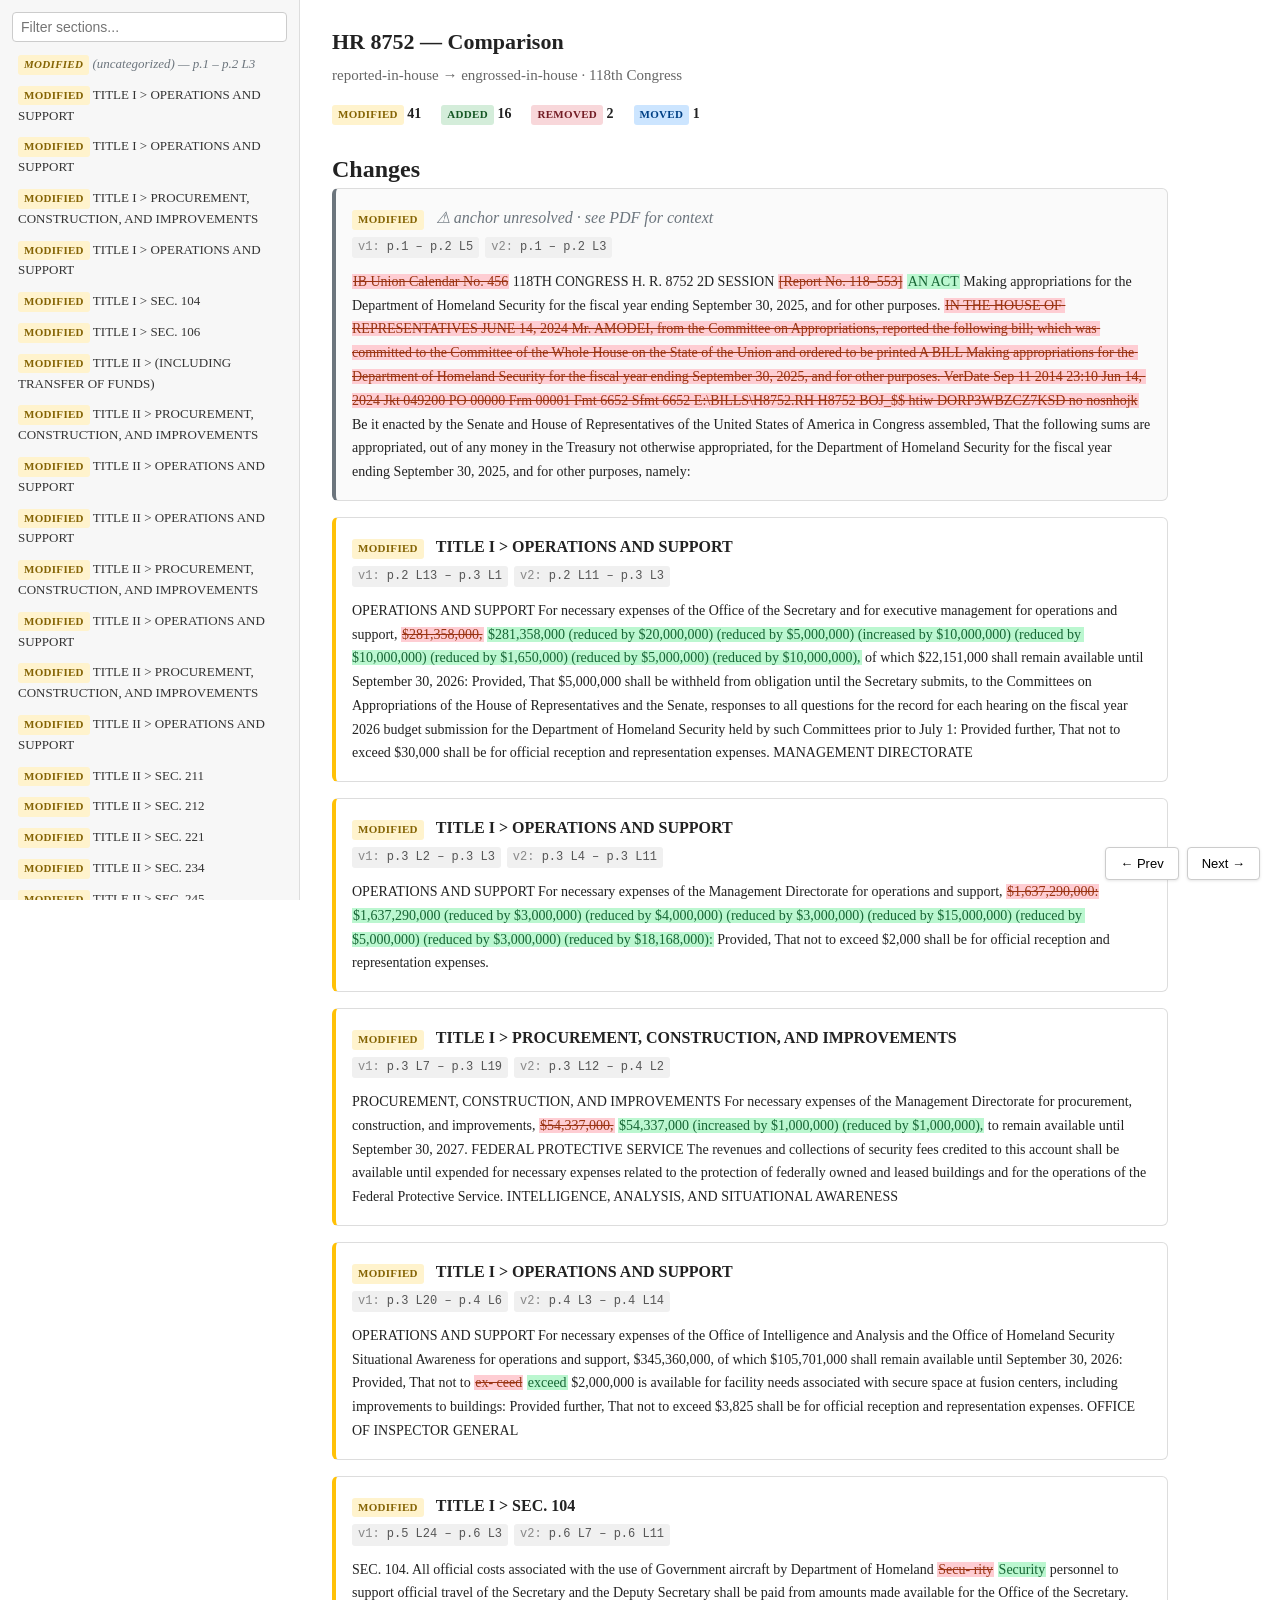
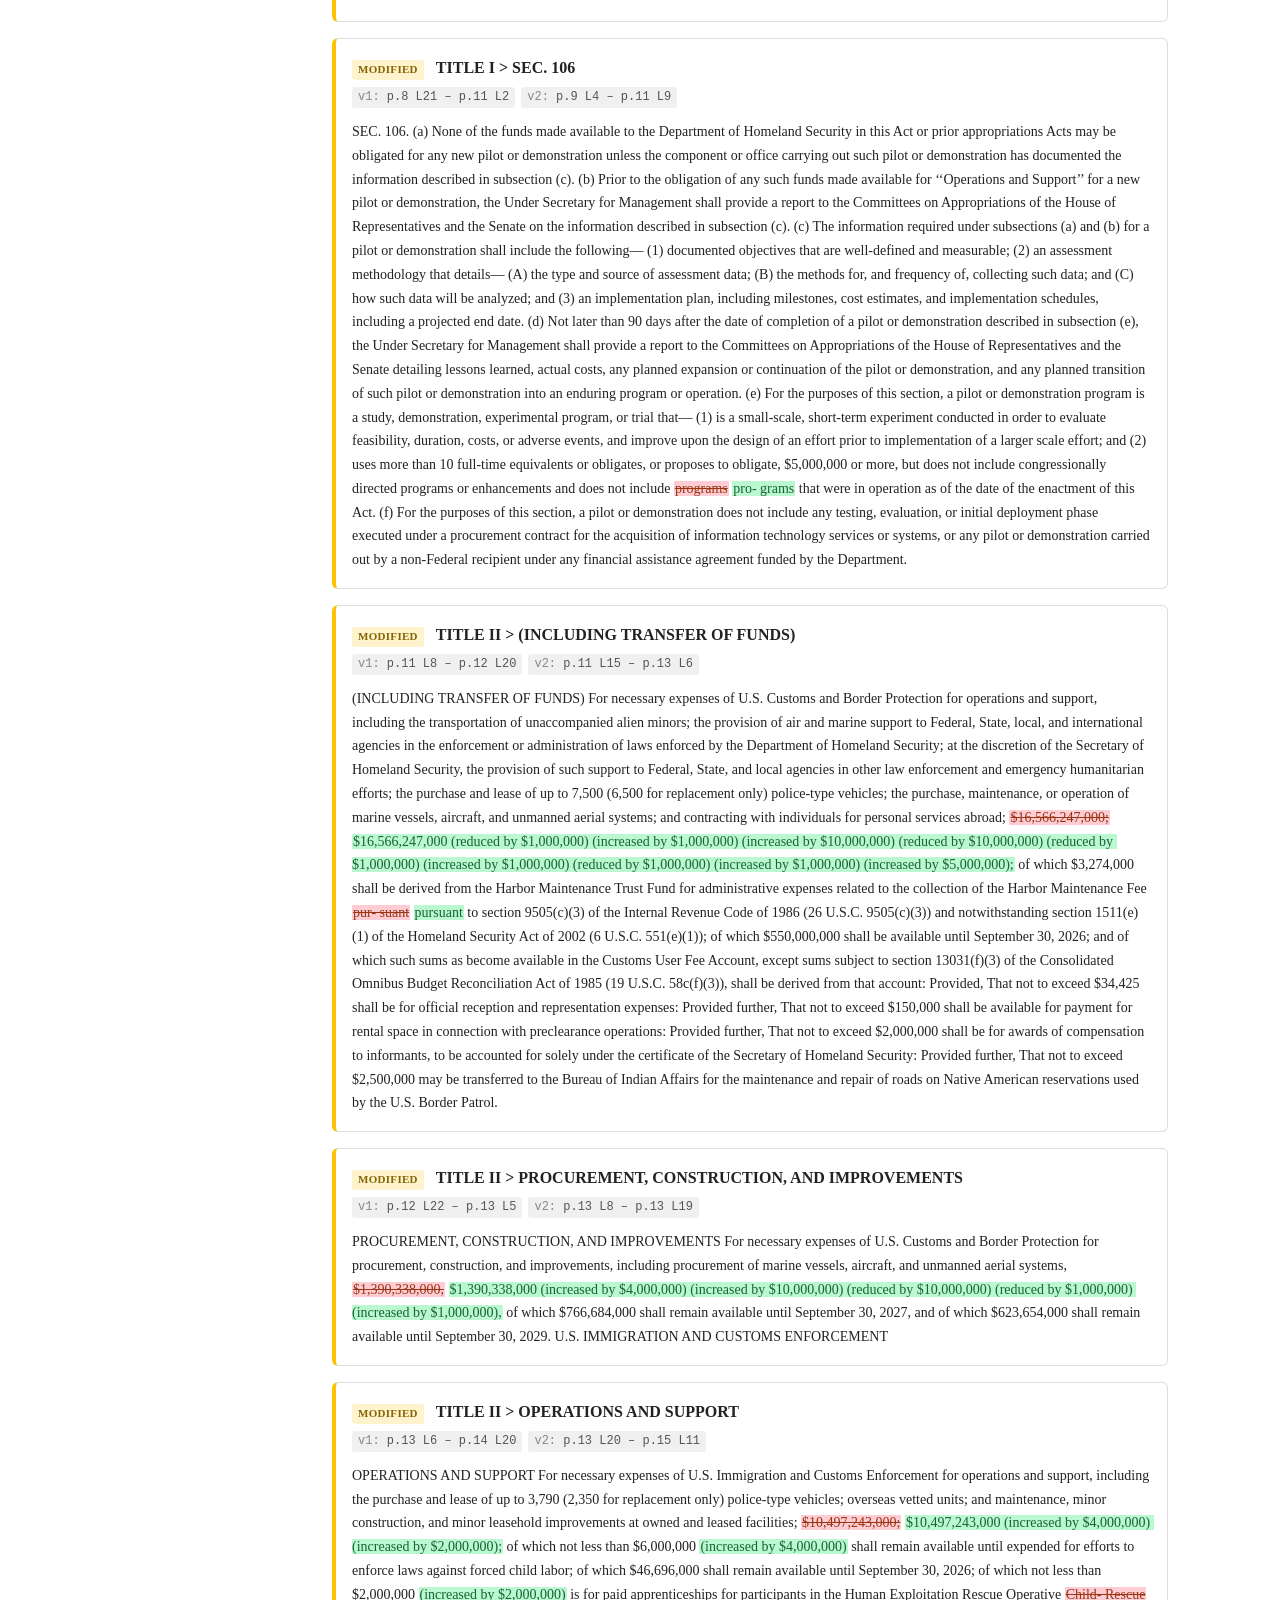
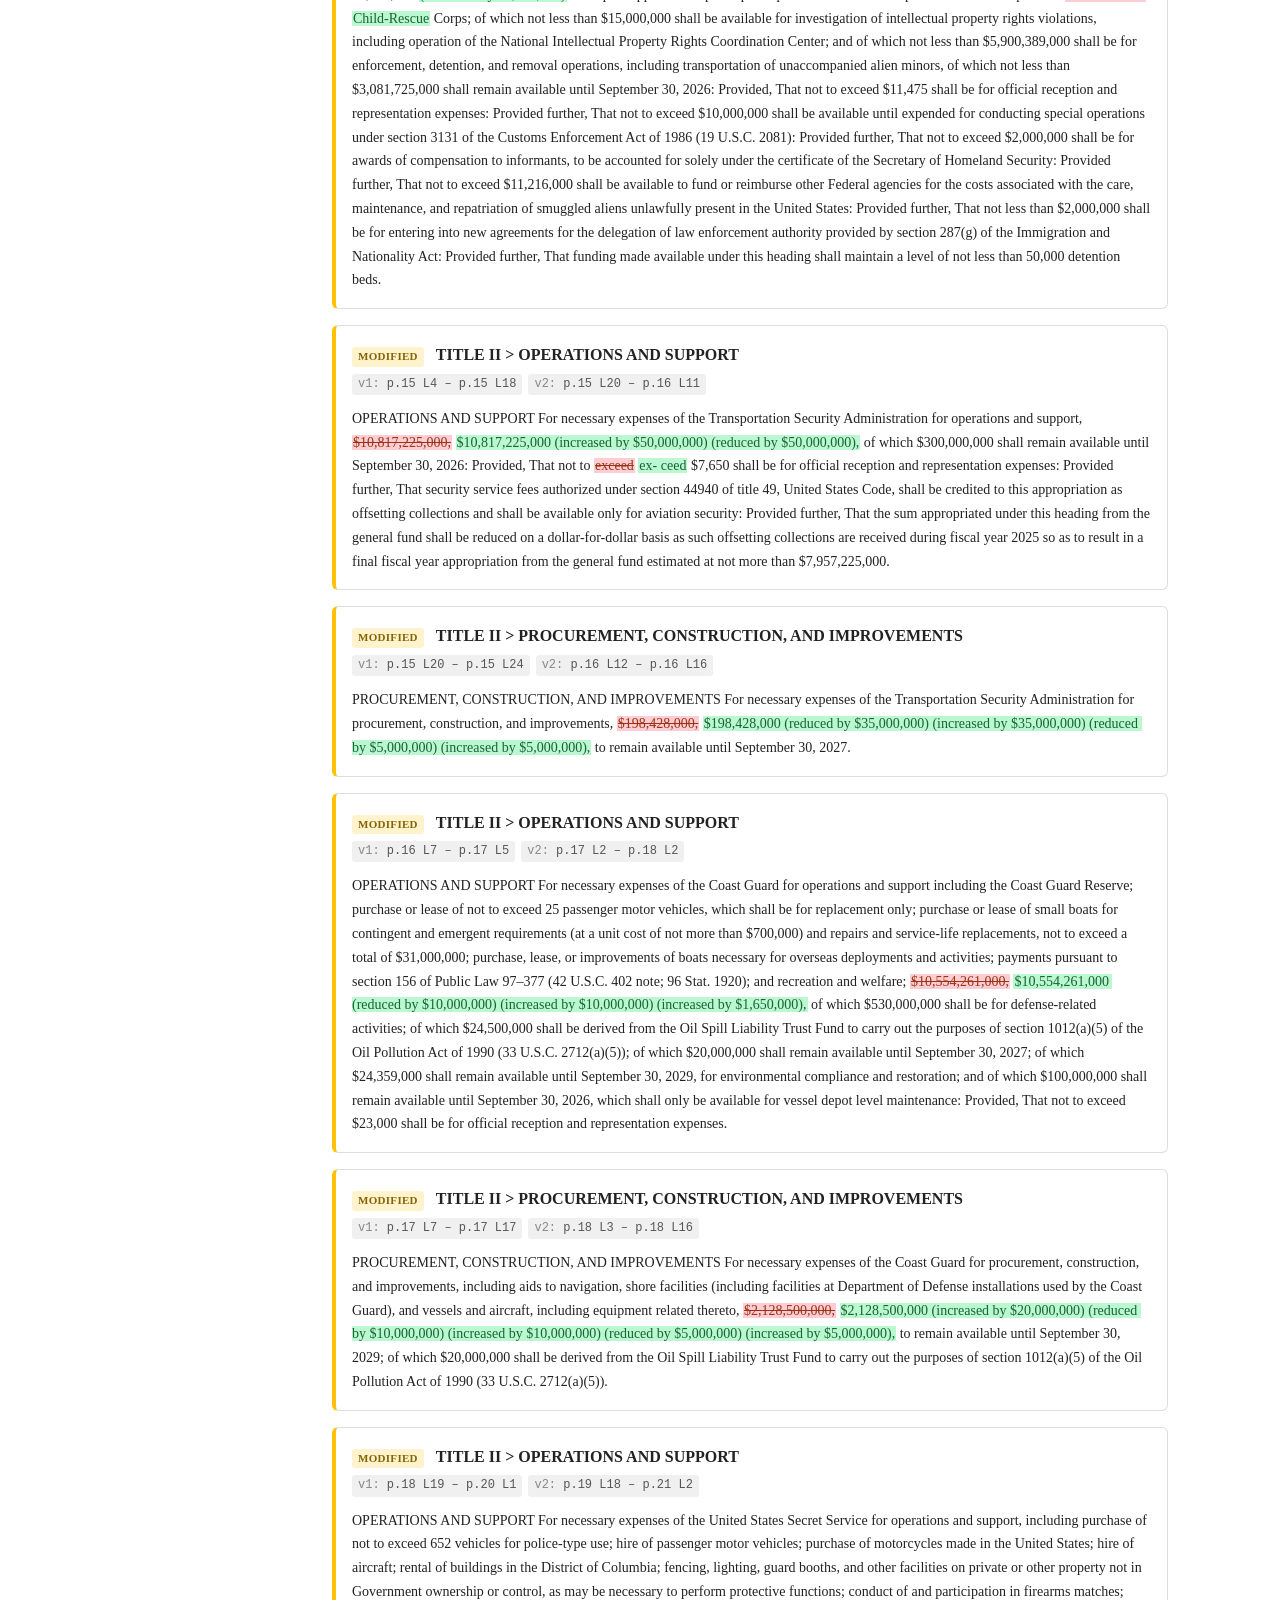
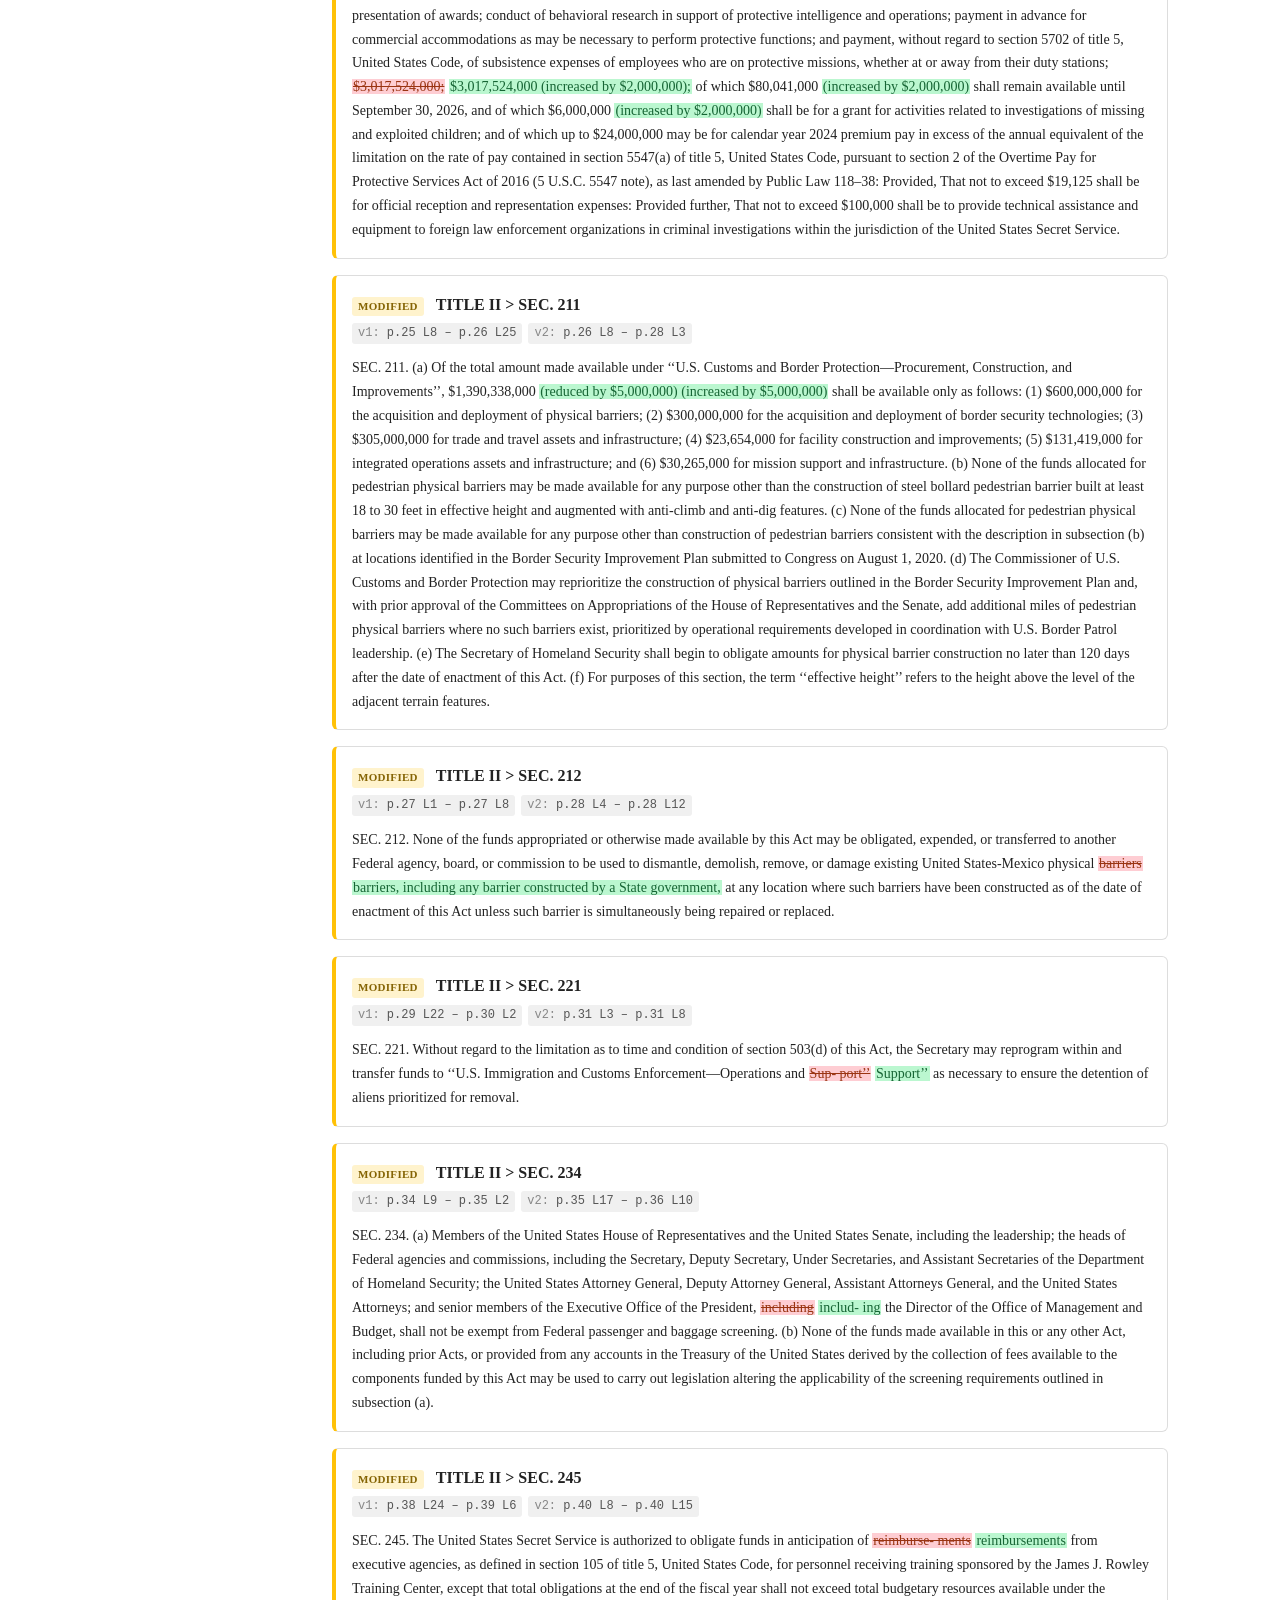
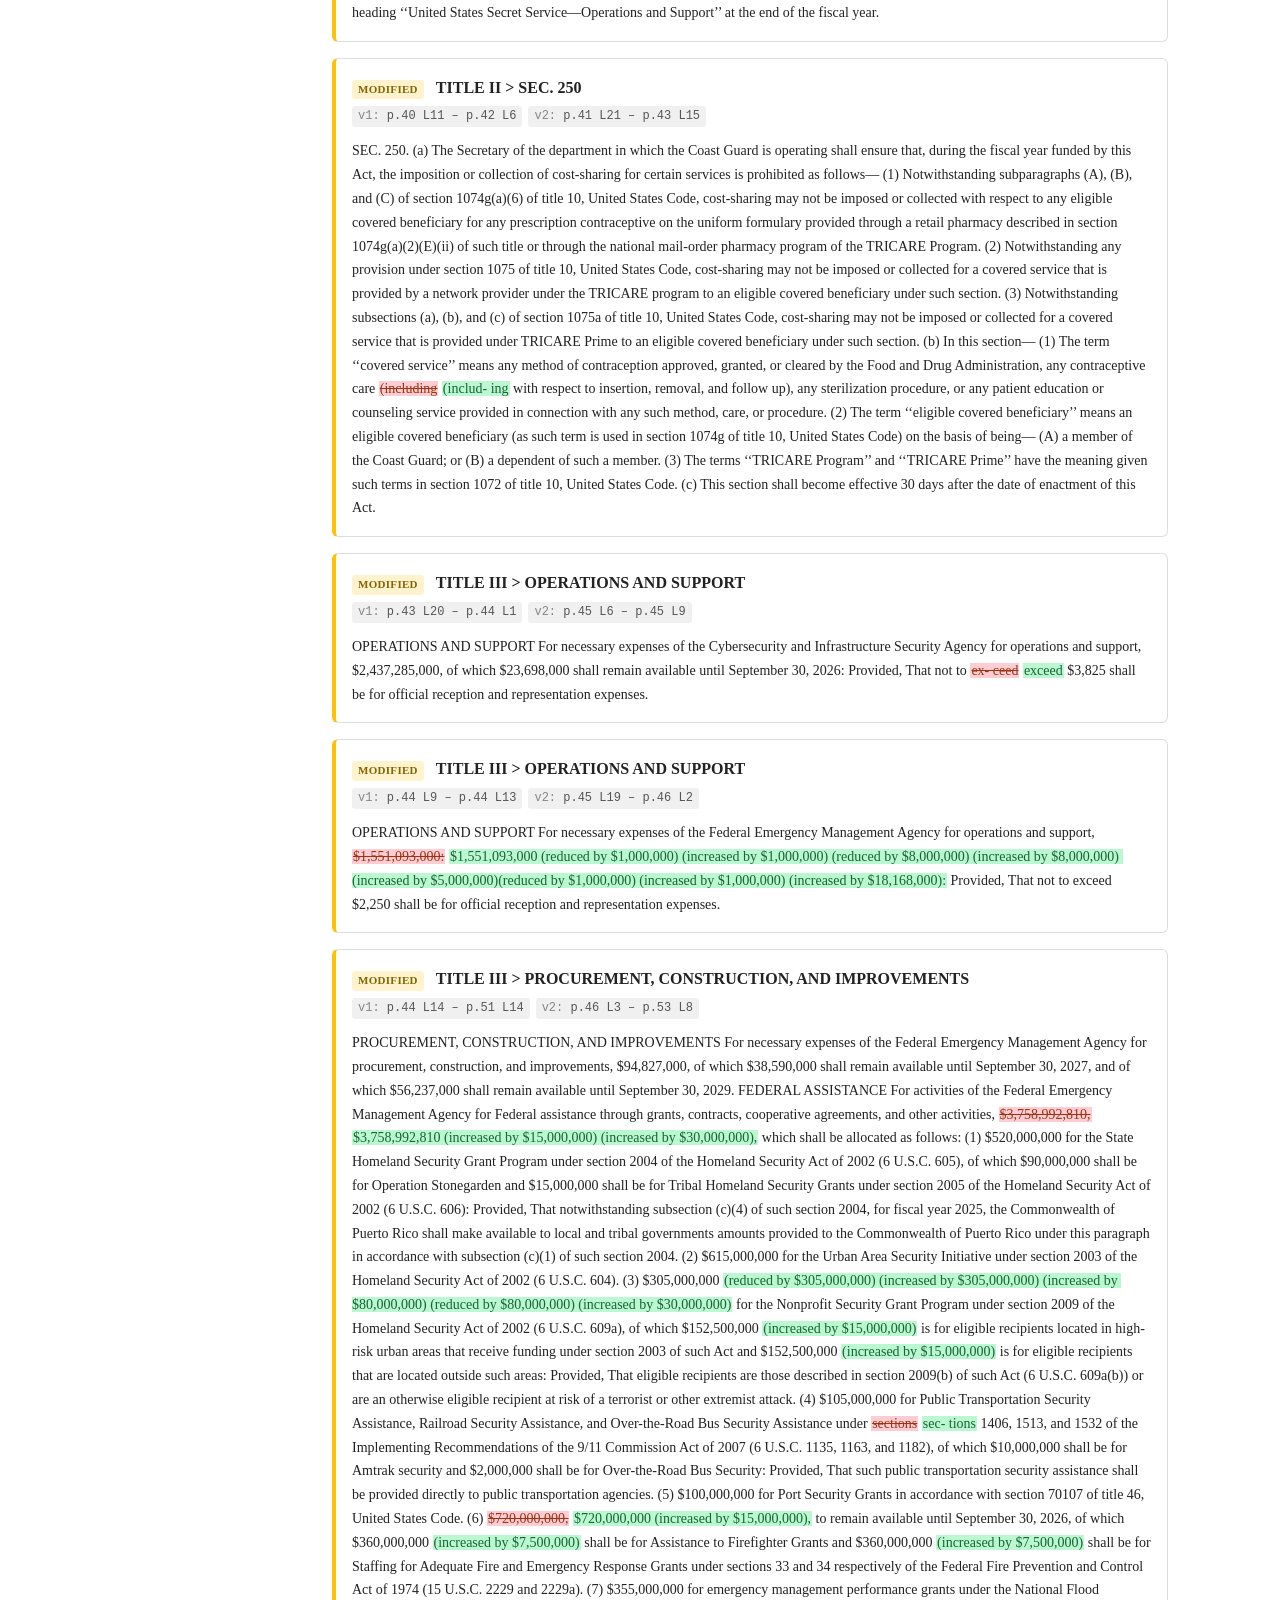
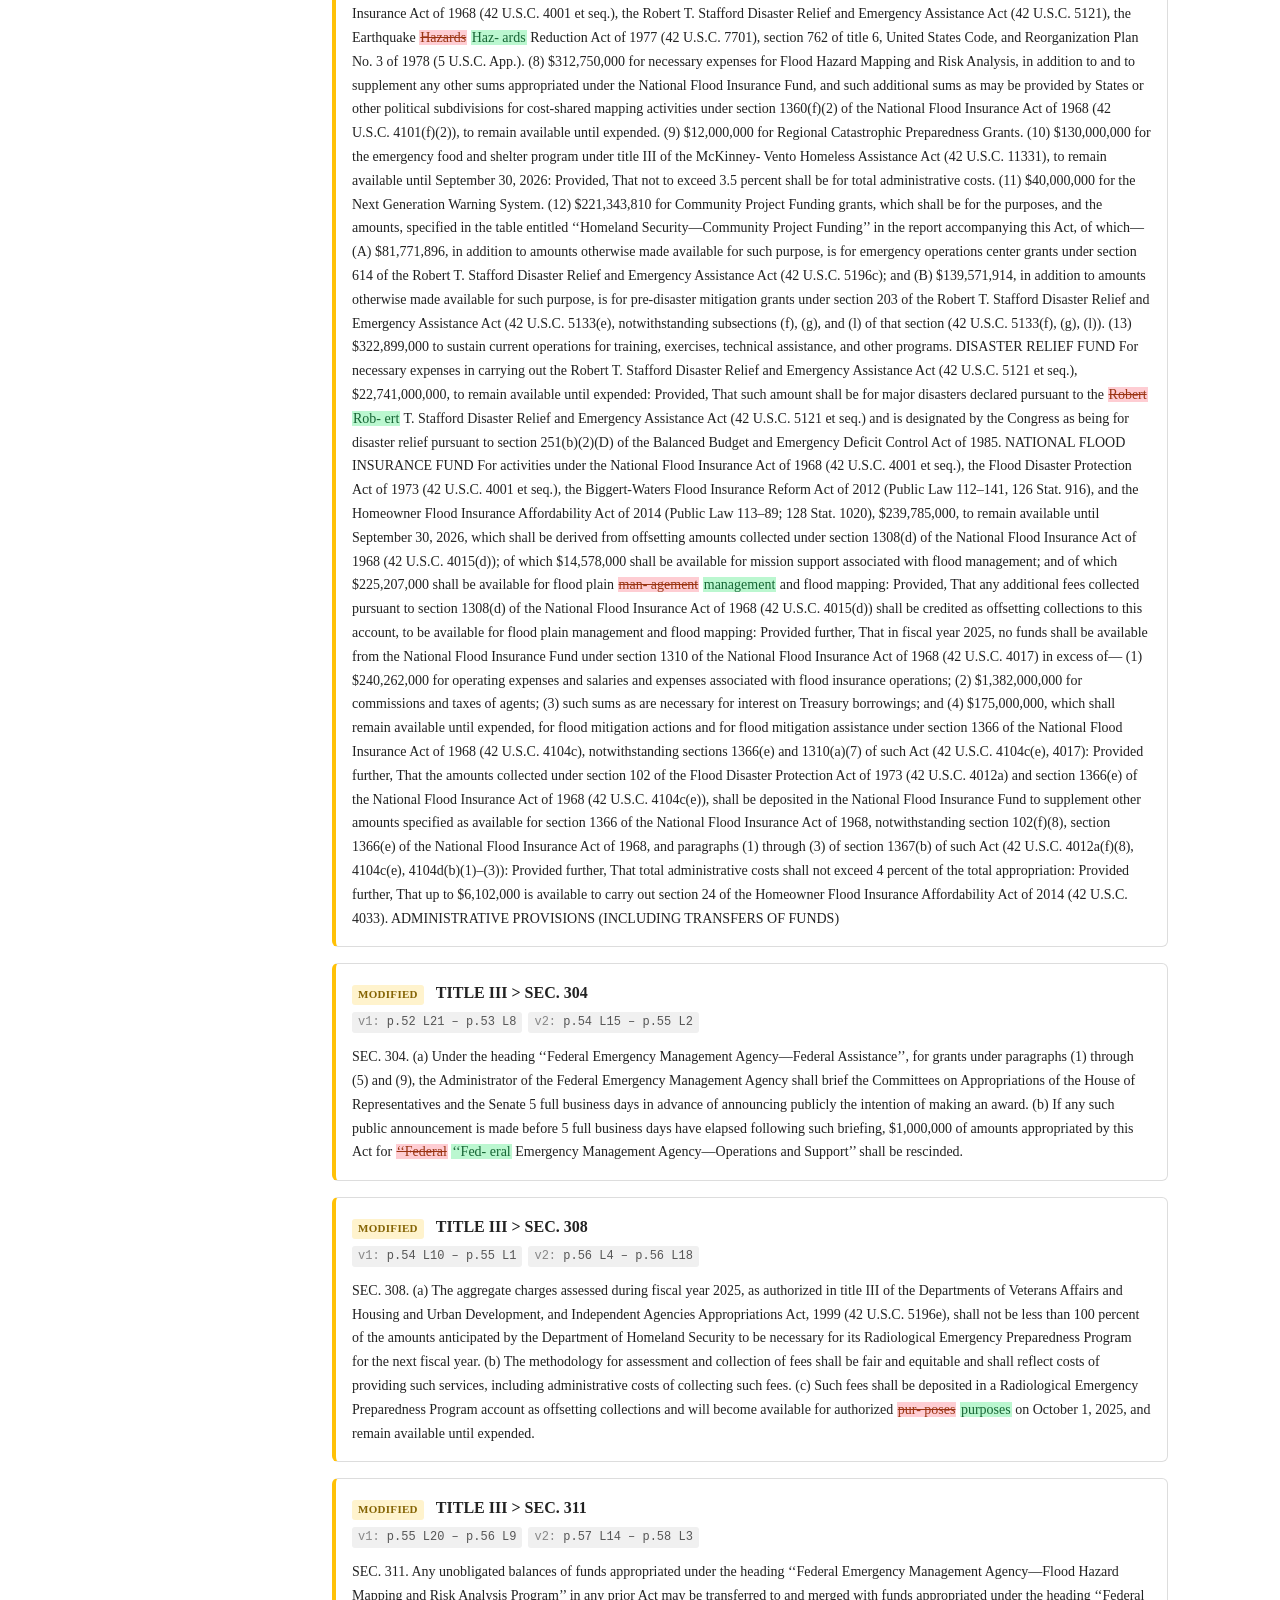
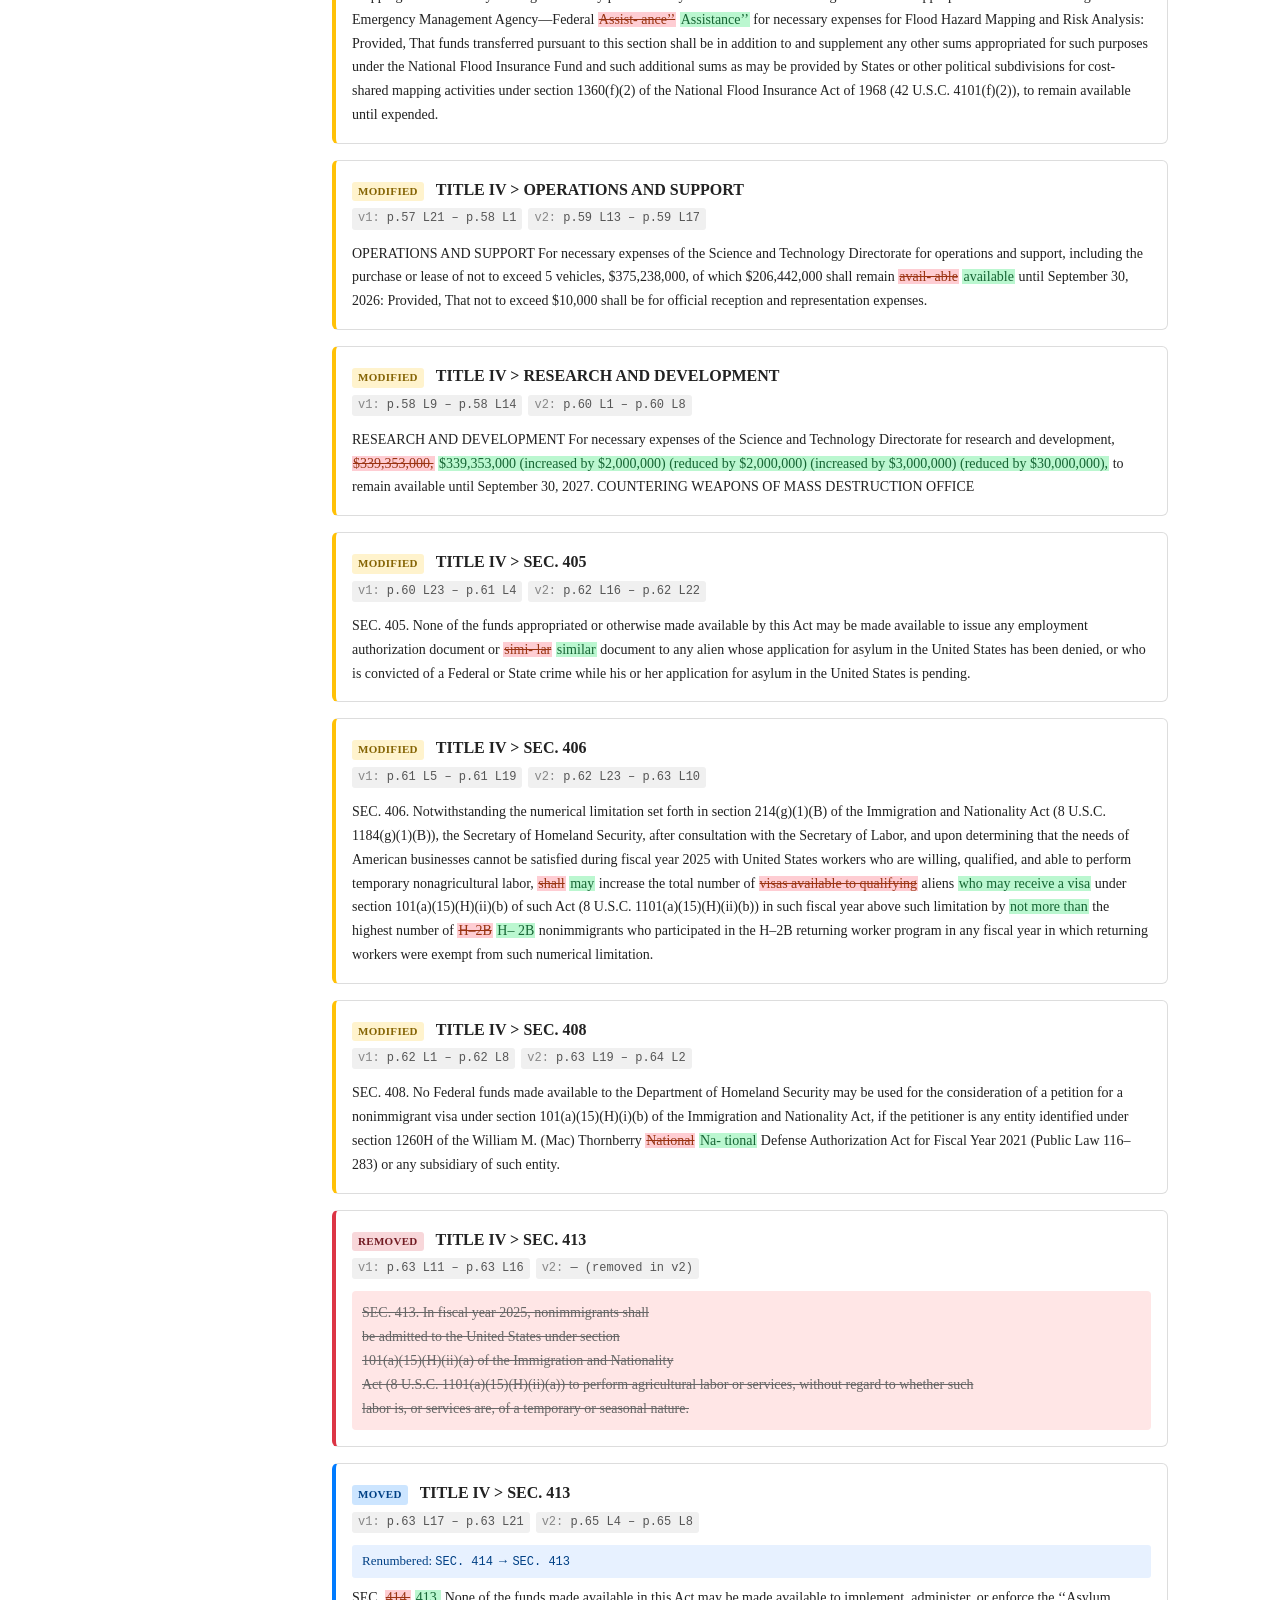
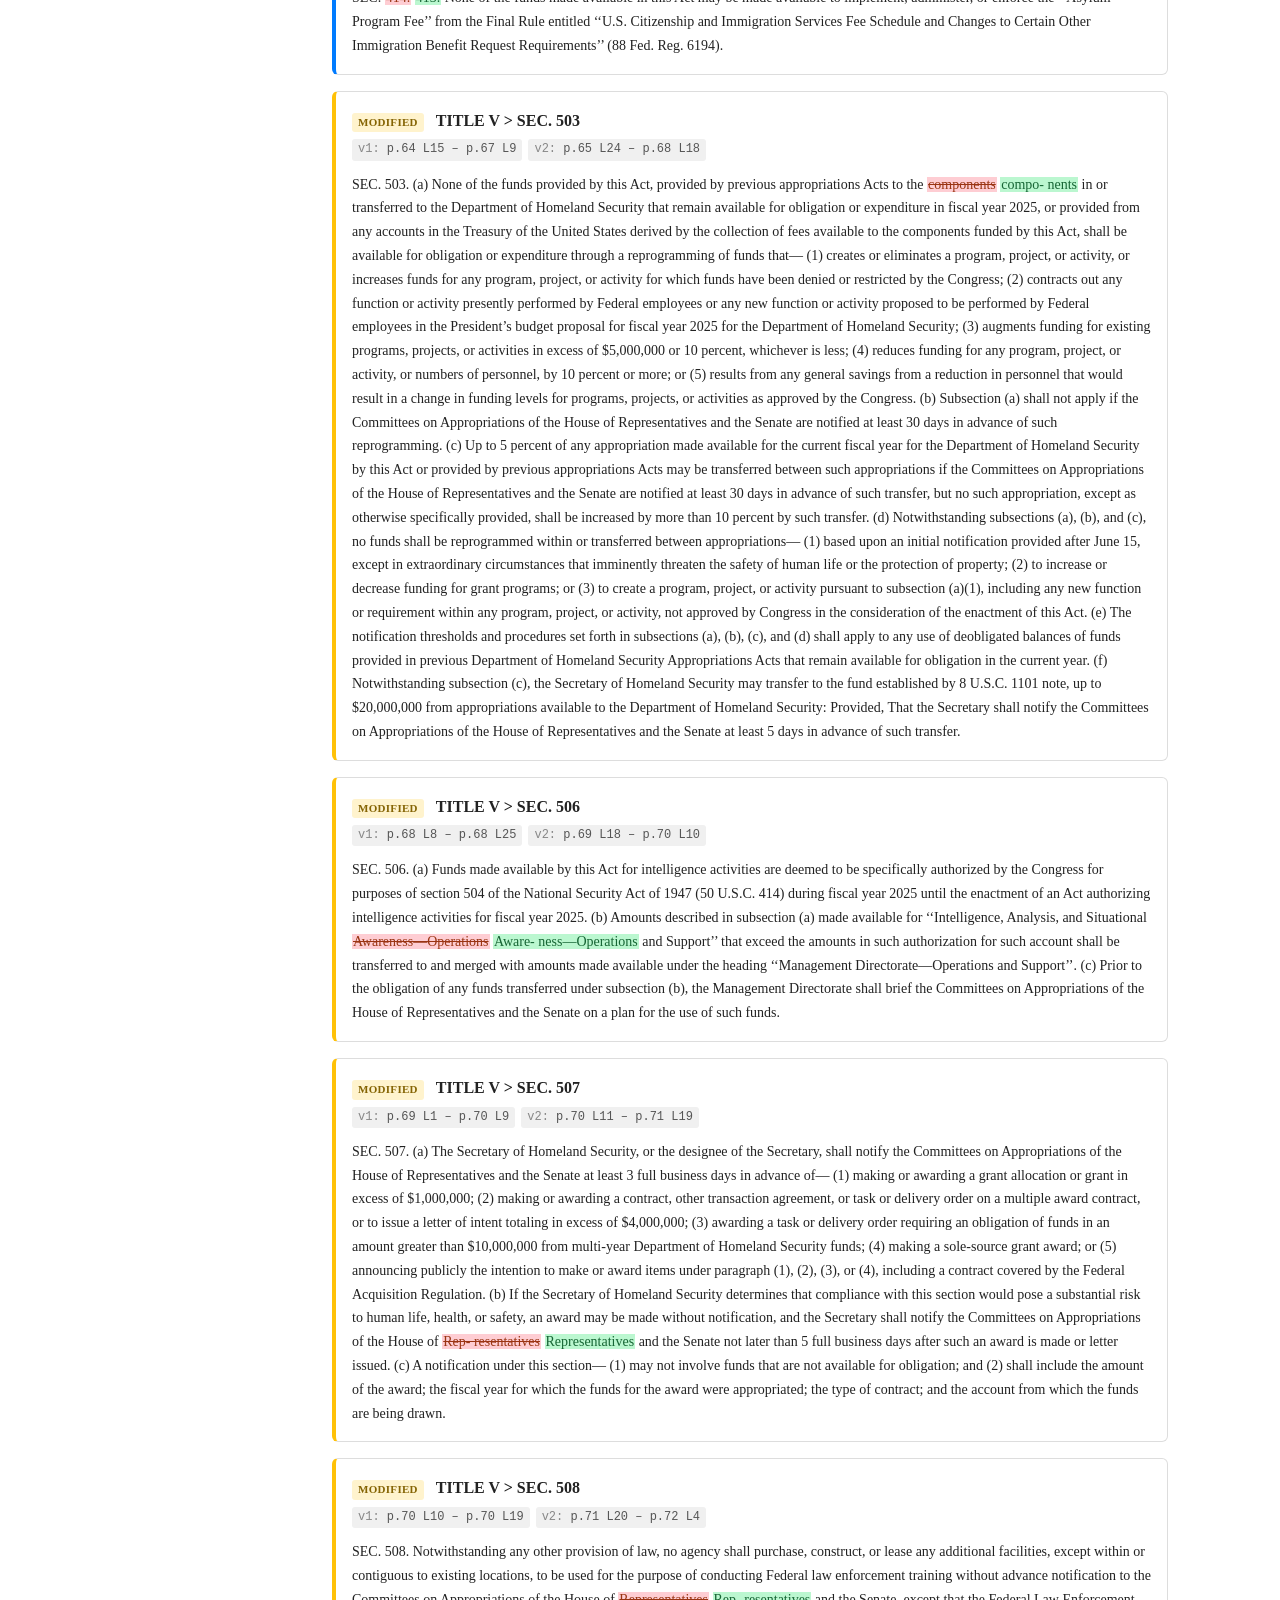
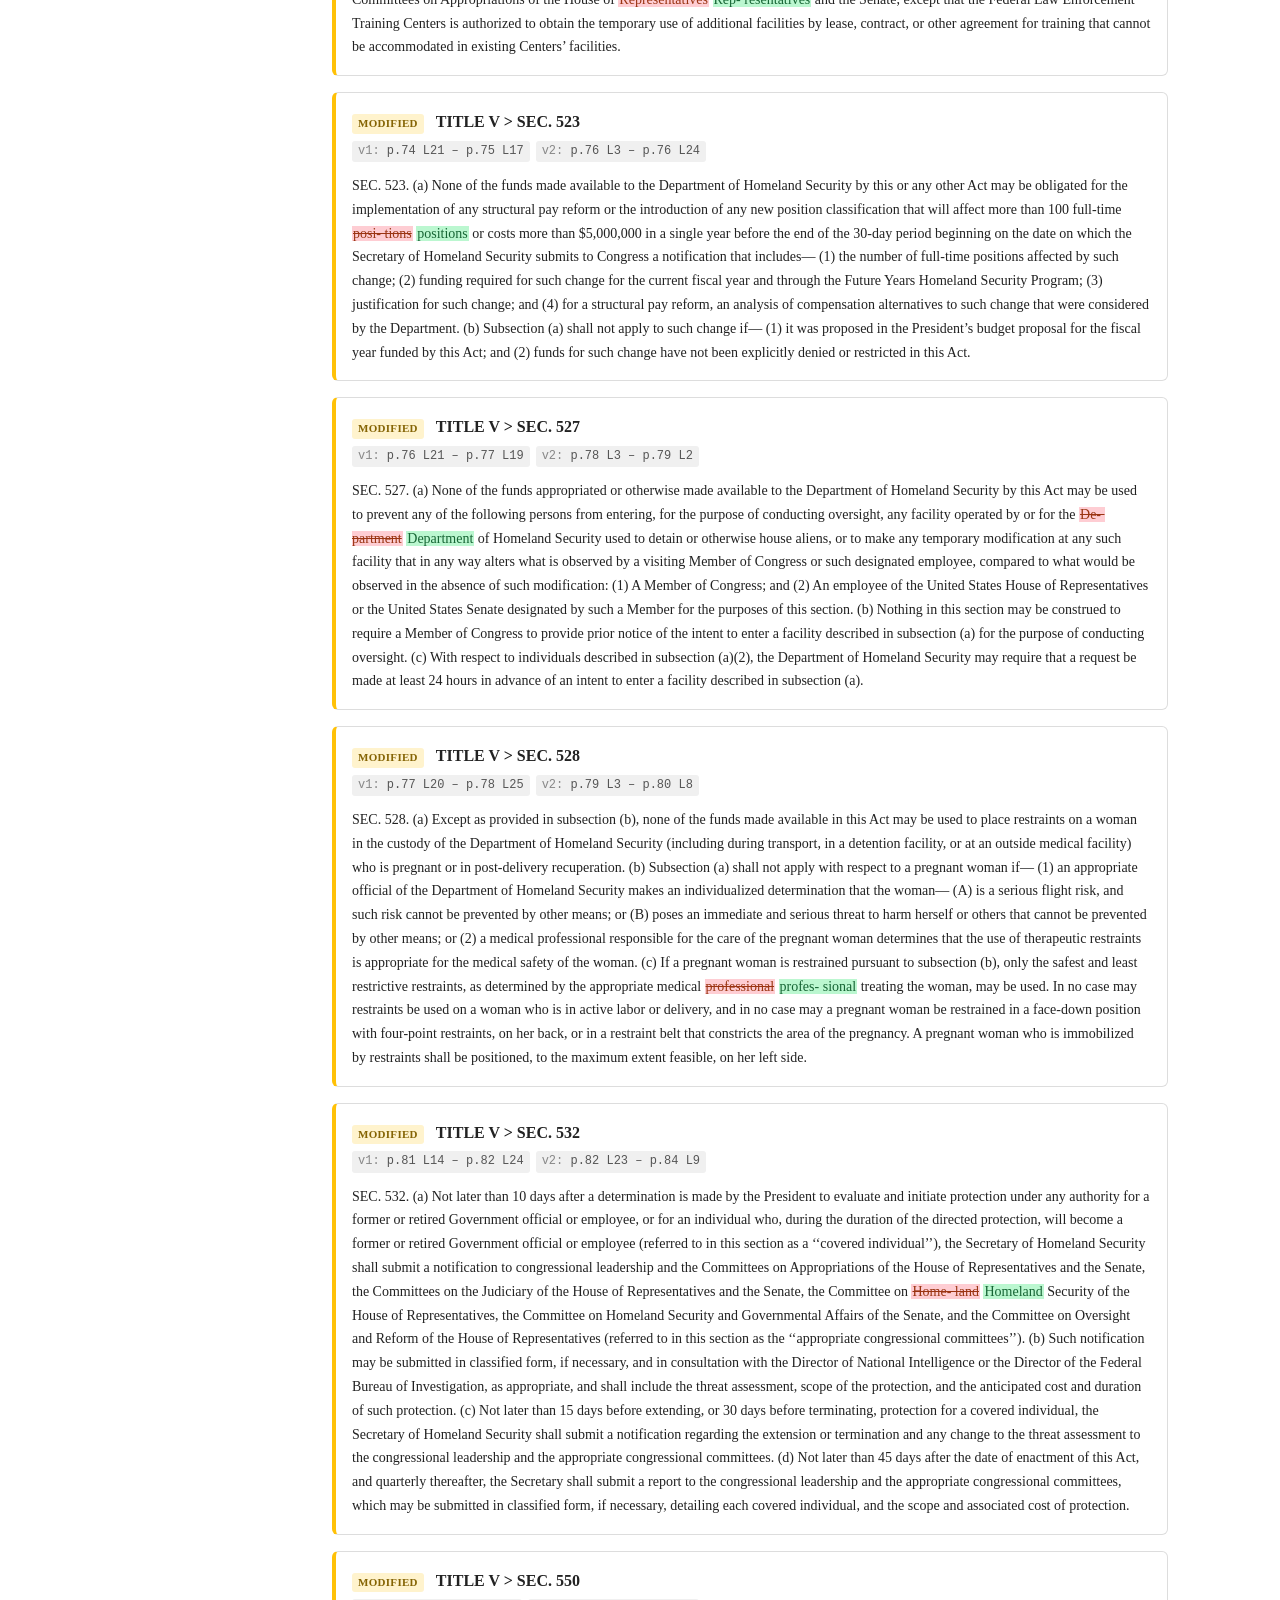
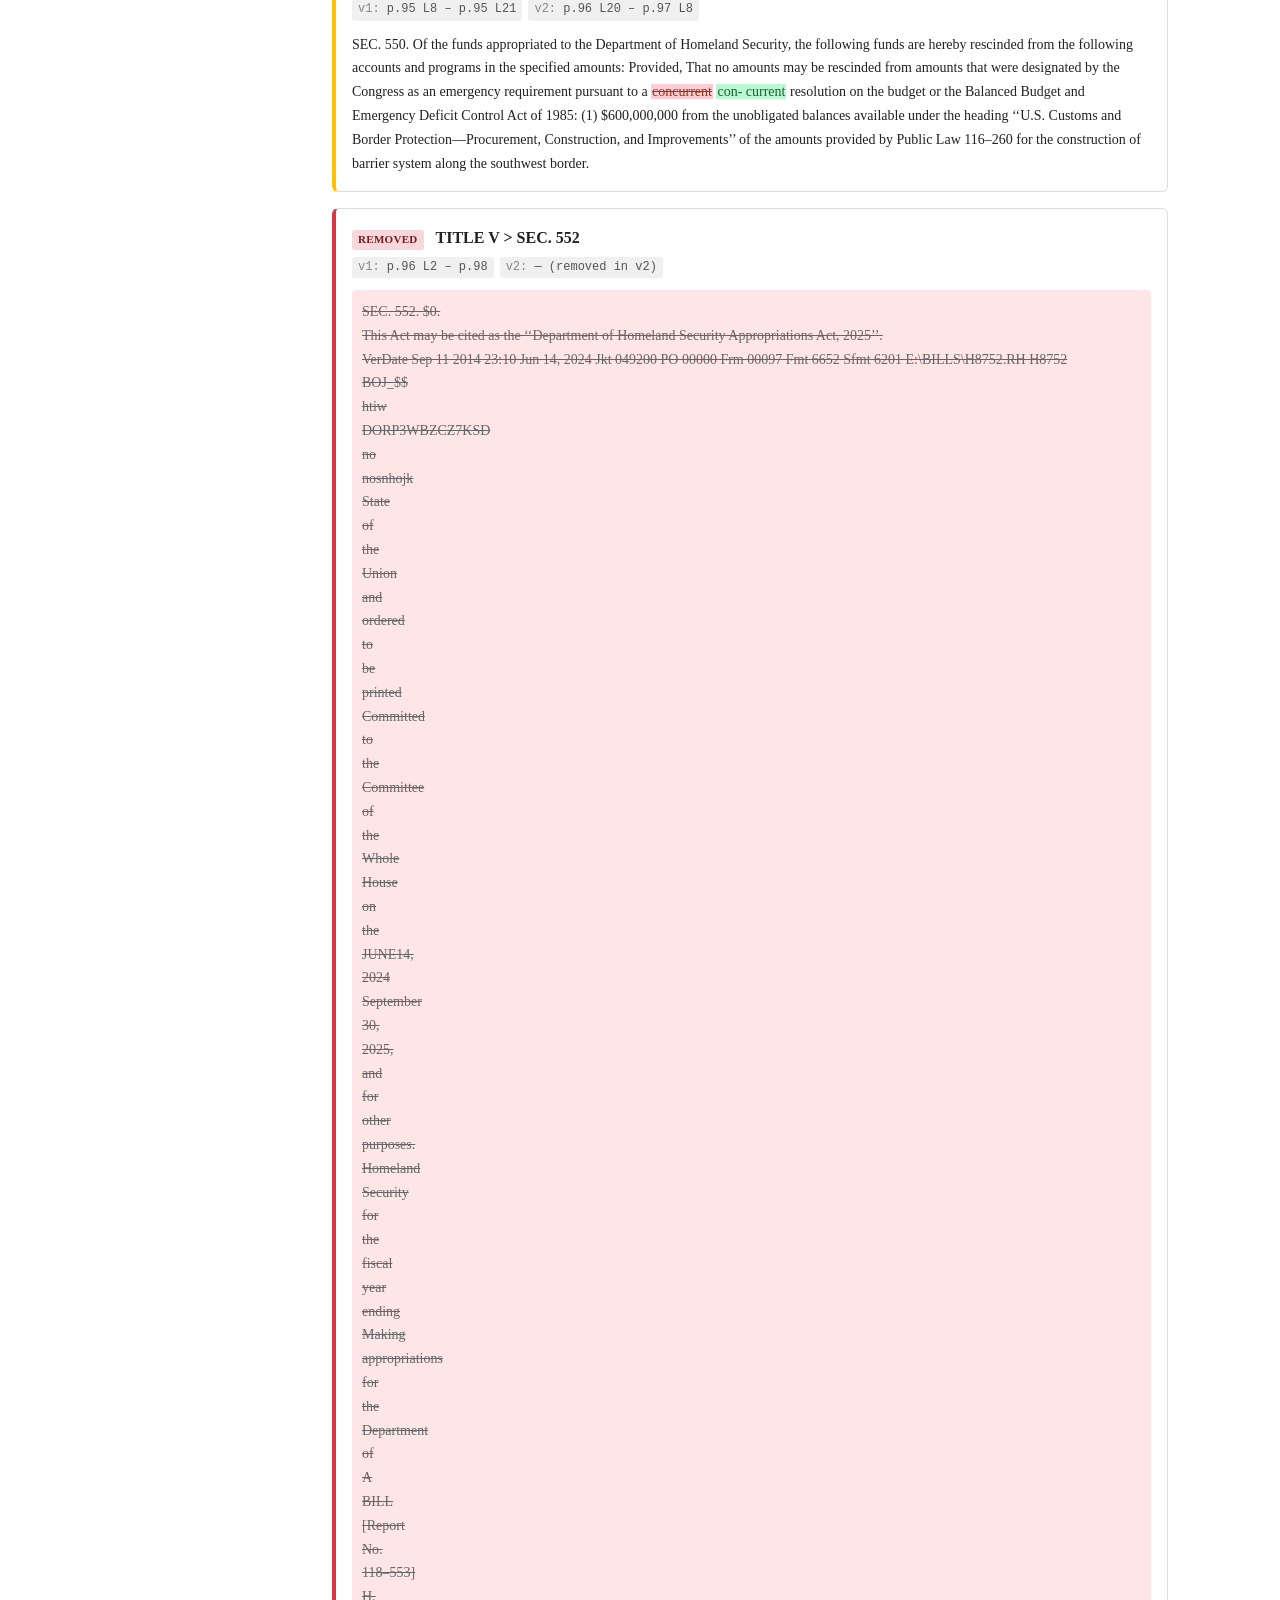
<file: examples/hr8752_pdf_diff.html>
<!DOCTYPE html>
<html lang="en">
<head>
<meta charset="utf-8">
<meta name="viewport" content="width=device-width, initial-scale=1">
<title>HR 8752 — Diff</title>
<style>
* { box-sizing: border-box; margin: 0; padding: 0; }
body { font-family: Georgia, 'Times New Roman', serif; color: #222; line-height: 1.6; }
.layout { display: flex; min-height: 100vh; }

/* Sidebar */
.sidebar { width: 300px; position: fixed; top: 0; left: 0; height: 100vh;
  overflow-y: auto; background: #f7f7f7; border-right: 1px solid #ddd; padding: 12px; }
.sidebar input { width: 100%; padding: 6px 8px; margin-bottom: 8px;
  border: 1px solid #ccc; border-radius: 4px; font-size: 14px; }
.sidebar ul { list-style: none; }
.sidebar li { margin-bottom: 2px; }
.sidebar a { display: block; padding: 4px 6px; text-decoration: none;
  color: #333; font-size: 13px; border-radius: 3px; }
.sidebar a:hover { background: #e8e8e8; }
.sidebar .nav-item.unanchored a { color: #6c757d; font-style: italic; }

/* Main content */
.main { margin-left: 300px; padding: 24px 32px; max-width: 900px; flex: 1; }

/* Header */
.report-header h1 { font-size: 22px; margin-bottom: 4px; }
.report-header .versions { color: #666; font-size: 15px; margin-bottom: 16px; }
.summary-bar { display: flex; gap: 16px; margin-bottom: 24px; flex-wrap: wrap; }
.summary-item { font-size: 14px; }
.summary-item strong { margin-right: 4px; }

/* Badges */
.badge { display: inline-block; padding: 1px 6px; border-radius: 3px;
  font-size: 11px; font-weight: 600; text-transform: uppercase; letter-spacing: 0.3px; }
.badge-modified { background: #fff3cd; color: #856404; }
.badge-added { background: #d4edda; color: #155724; }
.badge-removed { background: #f8d7da; color: #721c24; }
.badge-moved { background: #cce5ff; color: #004085; }

/* Financial table */
.financial-table { width: 100%; border-collapse: collapse; margin-bottom: 24px; font-size: 14px; }
.financial-table th { background: #f0f0f0; text-align: left; padding: 8px; border-bottom: 2px solid #ccc; }
.financial-table td { padding: 6px 8px; border-bottom: 1px solid #eee; }
.financial-table .amount { text-align: right; font-variant-numeric: tabular-nums; }
.financial-table a { color: #0056b3; text-decoration: none; }
.financial-table a:hover { text-decoration: underline; }
tr.increase .change-amount { color: #155724; }
tr.decrease .change-amount { color: #721c24; }

/* Change cards */
.change-card { border: 1px solid #ddd; border-radius: 6px; margin-bottom: 16px;
  padding: 16px; background: #fff; }
.change-card.added { border-left: 4px solid #28a745; }
.change-card.removed { border-left: 4px solid #dc3545; }
.change-card.modified { border-left: 4px solid #ffc107; }
.change-card.moved { border-left: 4px solid #007bff; }
.change-card.unanchored { border-left: 4px solid #6c757d; background: #fafafa; }
.change-card.unanchored .change-header h3 {
  color: #6c757d; font-style: italic; font-weight: 400; }
.change-card.unanchored .change-header h3::before { content: "⚠ "; }

.change-header { margin-bottom: 6px; }
.change-header h3 { font-size: 16px; display: inline; margin-left: 8px; font-weight: 600; }
.section-number { display: block; font-size: 13px; color: #666; margin-top: 2px; }

/* Citation block (page/line) */
.citation { font-family: 'SF Mono', Menlo, Consolas, monospace; font-size: 12px;
  color: #555; margin: 4px 0 12px; }
.citation .v1, .citation .v2 { display: inline-block; padding: 1px 6px;
  background: #f0f0f0; border-radius: 3px; margin-right: 6px; }
.citation .v1::before { content: "v1: "; color: #888; }
.citation .v2::before { content: "v2: "; color: #888; }

/* Bodies */
.change-body { font-size: 14px; line-height: 1.7; white-space: pre-wrap; }
.added-text { background: #e6ffe6; padding: 10px; border-radius: 4px; }
.removed-text { background: #ffe6e6; padding: 10px; border-radius: 4px;
  text-decoration: line-through; color: #666; }
.old-text { background: #ffe6e6; padding: 8px; border-radius: 4px; margin-bottom: 8px; }
.new-text { background: #e6ffe6; padding: 8px; border-radius: 4px; }
.move-info { font-size: 13px; color: #004085; margin-bottom: 8px;
  padding: 6px 10px; background: #e7f1ff; border-radius: 3px; }
.move-info code { font-family: 'SF Mono', Menlo, Consolas, monospace; font-size: 12px; }

/* Inline diff */
del { background: #fecdd3; text-decoration: line-through; color: #9a3412; padding: 0 1px; }
ins { background: #bbf7d0; text-decoration: none; color: #166534; padding: 0 1px; }

/* Financial callout (canonical: PDF's flex rows) */
.financial-callout { margin-top: 12px; padding: 10px 14px; background: #f0f7ff;
  border: 1px solid #b6d4fe; border-radius: 4px; font-size: 13px;
  font-variant-numeric: tabular-nums; }
.financial-callout .row { display: flex; gap: 10px; margin-bottom: 2px; }
.financial-callout .label { color: #555; min-width: 110px; }
.financial-callout .delta.decrease { color: #721c24; font-weight: 600; }
.financial-callout .delta.increase { color: #155724; font-weight: 600; }

/* Navigation buttons */
.nav-buttons { position: fixed; bottom: 20px; right: 20px; display: flex; gap: 8px; z-index: 10; }
.nav-buttons button { padding: 8px 14px; border: 1px solid #ccc; border-radius: 4px;
  background: #fff; cursor: pointer; font-size: 13px; box-shadow: 0 1px 3px rgba(0,0,0,0.1); }
.nav-buttons button:hover { background: #f0f0f0; }

/* Print */
@media print {
  .sidebar, .nav-buttons, #sidebar-filter { display: none; }
  .main { margin-left: 0; }
  .change-card { break-inside: avoid; }
}

</style>
</head>
<body>
<div class="layout">
<nav class="sidebar">
<input type="text" id="sidebar-filter" placeholder="Filter sections...">
<ul><li class="nav-item unanchored" data-type="modified"><a href="#change-0"><span class="badge badge-modified">modified</span> (uncategorized) — p.1 – p.2 L3</a></li><li class="nav-item" data-type="modified"><a href="#change-1"><span class="badge badge-modified">modified</span> TITLE I &gt; OPERATIONS AND SUPPORT</a></li><li class="nav-item" data-type="modified"><a href="#change-2"><span class="badge badge-modified">modified</span> TITLE I &gt; OPERATIONS AND SUPPORT</a></li><li class="nav-item" data-type="modified"><a href="#change-3"><span class="badge badge-modified">modified</span> TITLE I &gt; PROCUREMENT, CONSTRUCTION, AND IMPROVEMENTS</a></li><li class="nav-item" data-type="modified"><a href="#change-4"><span class="badge badge-modified">modified</span> TITLE I &gt; OPERATIONS AND SUPPORT</a></li><li class="nav-item" data-type="modified"><a href="#change-5"><span class="badge badge-modified">modified</span> TITLE I &gt; SEC. 104</a></li><li class="nav-item" data-type="modified"><a href="#change-6"><span class="badge badge-modified">modified</span> TITLE I &gt; SEC. 106</a></li><li class="nav-item" data-type="modified"><a href="#change-7"><span class="badge badge-modified">modified</span> TITLE II &gt; (INCLUDING TRANSFER OF FUNDS)</a></li><li class="nav-item" data-type="modified"><a href="#change-8"><span class="badge badge-modified">modified</span> TITLE II &gt; PROCUREMENT, CONSTRUCTION, AND IMPROVEMENTS</a></li><li class="nav-item" data-type="modified"><a href="#change-9"><span class="badge badge-modified">modified</span> TITLE II &gt; OPERATIONS AND SUPPORT</a></li><li class="nav-item" data-type="modified"><a href="#change-10"><span class="badge badge-modified">modified</span> TITLE II &gt; OPERATIONS AND SUPPORT</a></li><li class="nav-item" data-type="modified"><a href="#change-11"><span class="badge badge-modified">modified</span> TITLE II &gt; PROCUREMENT, CONSTRUCTION, AND IMPROVEMENTS</a></li><li class="nav-item" data-type="modified"><a href="#change-12"><span class="badge badge-modified">modified</span> TITLE II &gt; OPERATIONS AND SUPPORT</a></li><li class="nav-item" data-type="modified"><a href="#change-13"><span class="badge badge-modified">modified</span> TITLE II &gt; PROCUREMENT, CONSTRUCTION, AND IMPROVEMENTS</a></li><li class="nav-item" data-type="modified"><a href="#change-14"><span class="badge badge-modified">modified</span> TITLE II &gt; OPERATIONS AND SUPPORT</a></li><li class="nav-item" data-type="modified"><a href="#change-15"><span class="badge badge-modified">modified</span> TITLE II &gt; SEC. 211</a></li><li class="nav-item" data-type="modified"><a href="#change-16"><span class="badge badge-modified">modified</span> TITLE II &gt; SEC. 212</a></li><li class="nav-item" data-type="modified"><a href="#change-17"><span class="badge badge-modified">modified</span> TITLE II &gt; SEC. 221</a></li><li class="nav-item" data-type="modified"><a href="#change-18"><span class="badge badge-modified">modified</span> TITLE II &gt; SEC. 234</a></li><li class="nav-item" data-type="modified"><a href="#change-19"><span class="badge badge-modified">modified</span> TITLE II &gt; SEC. 245</a></li><li class="nav-item" data-type="modified"><a href="#change-20"><span class="badge badge-modified">modified</span> TITLE II &gt; SEC. 250</a></li><li class="nav-item" data-type="modified"><a href="#change-21"><span class="badge badge-modified">modified</span> TITLE III &gt; OPERATIONS AND SUPPORT</a></li><li class="nav-item" data-type="modified"><a href="#change-22"><span class="badge badge-modified">modified</span> TITLE III &gt; OPERATIONS AND SUPPORT</a></li><li class="nav-item" data-type="modified"><a href="#change-23"><span class="badge badge-modified">modified</span> TITLE III &gt; PROCUREMENT, CONSTRUCTION, AND IMPROVEMENTS</a></li><li class="nav-item" data-type="modified"><a href="#change-24"><span class="badge badge-modified">modified</span> TITLE III &gt; SEC. 304</a></li><li class="nav-item" data-type="modified"><a href="#change-25"><span class="badge badge-modified">modified</span> TITLE III &gt; SEC. 308</a></li><li class="nav-item" data-type="modified"><a href="#change-26"><span class="badge badge-modified">modified</span> TITLE III &gt; SEC. 311</a></li><li class="nav-item" data-type="modified"><a href="#change-27"><span class="badge badge-modified">modified</span> TITLE IV &gt; OPERATIONS AND SUPPORT</a></li><li class="nav-item" data-type="modified"><a href="#change-28"><span class="badge badge-modified">modified</span> TITLE IV &gt; RESEARCH AND DEVELOPMENT</a></li><li class="nav-item" data-type="modified"><a href="#change-29"><span class="badge badge-modified">modified</span> TITLE IV &gt; SEC. 405</a></li><li class="nav-item" data-type="modified"><a href="#change-30"><span class="badge badge-modified">modified</span> TITLE IV &gt; SEC. 406</a></li><li class="nav-item" data-type="modified"><a href="#change-31"><span class="badge badge-modified">modified</span> TITLE IV &gt; SEC. 408</a></li><li class="nav-item" data-type="removed"><a href="#change-32"><span class="badge badge-removed">removed</span> TITLE IV &gt; SEC. 413</a></li><li class="nav-item" data-type="moved"><a href="#change-33"><span class="badge badge-moved">moved</span> TITLE IV &gt; SEC. 413</a></li><li class="nav-item" data-type="modified"><a href="#change-34"><span class="badge badge-modified">modified</span> TITLE V &gt; SEC. 503</a></li><li class="nav-item" data-type="modified"><a href="#change-35"><span class="badge badge-modified">modified</span> TITLE V &gt; SEC. 506</a></li><li class="nav-item" data-type="modified"><a href="#change-36"><span class="badge badge-modified">modified</span> TITLE V &gt; SEC. 507</a></li><li class="nav-item" data-type="modified"><a href="#change-37"><span class="badge badge-modified">modified</span> TITLE V &gt; SEC. 508</a></li><li class="nav-item" data-type="modified"><a href="#change-38"><span class="badge badge-modified">modified</span> TITLE V &gt; SEC. 523</a></li><li class="nav-item" data-type="modified"><a href="#change-39"><span class="badge badge-modified">modified</span> TITLE V &gt; SEC. 527</a></li><li class="nav-item" data-type="modified"><a href="#change-40"><span class="badge badge-modified">modified</span> TITLE V &gt; SEC. 528</a></li><li class="nav-item" data-type="modified"><a href="#change-41"><span class="badge badge-modified">modified</span> TITLE V &gt; SEC. 532</a></li><li class="nav-item" data-type="modified"><a href="#change-42"><span class="badge badge-modified">modified</span> TITLE V &gt; SEC. 550</a></li><li class="nav-item" data-type="removed"><a href="#change-43"><span class="badge badge-removed">removed</span> TITLE V &gt; SEC. 552</a></li><li class="nav-item" data-type="added"><a href="#change-44"><span class="badge badge-added">added</span> TITLE V &gt; SEC. 552</a></li><li class="nav-item" data-type="added"><a href="#change-45"><span class="badge badge-added">added</span> TITLE V &gt; SEC. 553</a></li><li class="nav-item" data-type="added"><a href="#change-46"><span class="badge badge-added">added</span> TITLE V &gt; SEC. 554</a></li><li class="nav-item" data-type="added"><a href="#change-47"><span class="badge badge-added">added</span> TITLE V &gt; SEC. 555</a></li><li class="nav-item" data-type="added"><a href="#change-48"><span class="badge badge-added">added</span> TITLE V &gt; SEC. 556</a></li><li class="nav-item" data-type="added"><a href="#change-49"><span class="badge badge-added">added</span> TITLE V &gt; SEC. 557</a></li><li class="nav-item" data-type="added"><a href="#change-50"><span class="badge badge-added">added</span> TITLE V &gt; SEC. 558</a></li><li class="nav-item" data-type="added"><a href="#change-51"><span class="badge badge-added">added</span> TITLE V &gt; SEC. 559</a></li><li class="nav-item" data-type="added"><a href="#change-52"><span class="badge badge-added">added</span> TITLE V &gt; SEC. 560</a></li><li class="nav-item" data-type="added"><a href="#change-53"><span class="badge badge-added">added</span> TITLE V &gt; SEC. 561</a></li><li class="nav-item" data-type="added"><a href="#change-54"><span class="badge badge-added">added</span> TITLE V &gt; SEC. 562</a></li><li class="nav-item" data-type="added"><a href="#change-55"><span class="badge badge-added">added</span> TITLE V &gt; SEC. 563</a></li><li class="nav-item" data-type="added"><a href="#change-56"><span class="badge badge-added">added</span> TITLE V &gt; SEC. 564</a></li><li class="nav-item" data-type="added"><a href="#change-57"><span class="badge badge-added">added</span> TITLE V &gt; SEC. 565</a></li><li class="nav-item" data-type="added"><a href="#change-58"><span class="badge badge-added">added</span> TITLE V &gt; SEC. 566</a></li><li class="nav-item" data-type="added"><a href="#change-59"><span class="badge badge-added">added</span> TITLE V &gt; SEC. 567</a></li></ul>
</nav>
<div class="main">
<div class="report-header">
<h1>HR 8752 &mdash; Comparison</h1>
<div class="versions">reported-in-house &rarr; engrossed-in-house · 118th Congress</div>
<div class="summary-bar"><span class="summary-item"><span class="badge badge-modified">modified</span> <strong>41</strong></span><span class="summary-item"><span class="badge badge-added">added</span> <strong>16</strong></span><span class="summary-item"><span class="badge badge-removed">removed</span> <strong>2</strong></span><span class="summary-item"><span class="badge badge-moved">moved</span> <strong>1</strong></span></div>
</div>

<h2>Changes</h2>
<div class="change-card modified unanchored" id="change-0">
<div class="change-header">
<span class="badge badge-modified">modified</span>
<h3 class="degraded">anchor unresolved · see PDF for context</h3>
</div>
<div class="citation"><span class="v1">p.1 – p.2 L5</span><span class="v2">p.1 – p.2 L3</span></div>
<div class="change-body diff-inline"><del>IB Union Calendar No. 456</del> 118TH CONGRESS H. R. 8752 2D SESSION <del>[Report No. 118–553]</del> <ins>AN ACT</ins> Making appropriations for the Department of Homeland Security for the fiscal year ending September 30, 2025, and for other purposes. <del>IN THE HOUSE OF REPRESENTATIVES JUNE 14, 2024 Mr. AMODEI, from the Committee on Appropriations, reported the following bill; which was committed to the Committee of the Whole House on the State of the Union and ordered to be printed A BILL Making appropriations for the Department of Homeland Security for the fiscal year ending September 30, 2025, and for other purposes. VerDate Sep 11 2014 23:10 Jun 14, 2024 Jkt 049200 PO 00000 Frm 00001 Fmt 6652 Sfmt 6652 E:\BILLS\H8752.RH H8752 BOJ_$$ htiw DORP3WBZCZ7KSD no nosnhojk</del> Be it enacted by the Senate and House of Representatives of the United States of America in Congress assembled, That the following sums are appropriated, out of any money in the Treasury not otherwise appropriated, for the Department of Homeland Security for the fiscal year ending September 30, 2025, and for other purposes, namely:</div>
</div>
<div class="change-card modified" id="change-1">
<div class="change-header">
<span class="badge badge-modified">modified</span>
<h3>TITLE I &gt; OPERATIONS AND SUPPORT</h3>
</div>
<div class="citation"><span class="v1">p.2 L13 – p.3 L1</span><span class="v2">p.2 L11 – p.3 L3</span></div>
<div class="change-body diff-inline">OPERATIONS AND SUPPORT For necessary expenses of the Office of the Secretary and for executive management for operations and support, <del>$281,358,000,</del> <ins>$281,358,000 (reduced by $20,000,000) (reduced by $5,000,000) (increased by $10,000,000) (reduced by $10,000,000) (reduced by $1,650,000) (reduced by $5,000,000) (reduced by $10,000,000),</ins> of which $22,151,000 shall remain available until September 30, 2026: Provided, That $5,000,000 shall be withheld from obligation until the Secretary submits, to the Committees on Appropriations of the House of Representatives and the Senate, responses to all questions for the record for each hearing on the fiscal year 2026 budget submission for the Department of Homeland Security held by such Committees prior to July 1: Provided further, That not to exceed $30,000 shall be for official reception and representation expenses. MANAGEMENT DIRECTORATE</div>
</div>
<div class="change-card modified" id="change-2">
<div class="change-header">
<span class="badge badge-modified">modified</span>
<h3>TITLE I &gt; OPERATIONS AND SUPPORT</h3>
</div>
<div class="citation"><span class="v1">p.3 L2 – p.3 L3</span><span class="v2">p.3 L4 – p.3 L11</span></div>
<div class="change-body diff-inline">OPERATIONS AND SUPPORT For necessary expenses of the Management Directorate for operations and support, <del>$1,637,290,000:</del> <ins>$1,637,290,000 (reduced by $3,000,000) (reduced by $4,000,000) (reduced by $3,000,000) (reduced by $15,000,000) (reduced by $5,000,000) (reduced by $3,000,000) (reduced by $18,168,000):</ins> Provided, That not to exceed $2,000 shall be for official reception and representation expenses.</div>
</div>
<div class="change-card modified" id="change-3">
<div class="change-header">
<span class="badge badge-modified">modified</span>
<h3>TITLE I &gt; PROCUREMENT, CONSTRUCTION, AND IMPROVEMENTS</h3>
</div>
<div class="citation"><span class="v1">p.3 L7 – p.3 L19</span><span class="v2">p.3 L12 – p.4 L2</span></div>
<div class="change-body diff-inline">PROCUREMENT, CONSTRUCTION, AND IMPROVEMENTS For necessary expenses of the Management Directorate for procurement, construction, and improvements, <del>$54,337,000,</del> <ins>$54,337,000 (increased by $1,000,000) (reduced by $1,000,000),</ins> to remain available until September 30, 2027. FEDERAL PROTECTIVE SERVICE The revenues and collections of security fees credited to this account shall be available until expended for necessary expenses related to the protection of federally owned and leased buildings and for the operations of the Federal Protective Service. INTELLIGENCE, ANALYSIS, AND SITUATIONAL AWARENESS</div>
</div>
<div class="change-card modified" id="change-4">
<div class="change-header">
<span class="badge badge-modified">modified</span>
<h3>TITLE I &gt; OPERATIONS AND SUPPORT</h3>
</div>
<div class="citation"><span class="v1">p.3 L20 – p.4 L6</span><span class="v2">p.4 L3 – p.4 L14</span></div>
<div class="change-body diff-inline">OPERATIONS AND SUPPORT For necessary expenses of the Office of Intelligence and Analysis and the Office of Homeland Security Situational Awareness for operations and support, $345,360,000, of which $105,701,000 shall remain available until September 30, 2026: Provided, That not to <del>ex- ceed</del> <ins>exceed</ins> $2,000,000 is available for facility needs associated with secure space at fusion centers, including improvements to buildings: Provided further, That not to exceed $3,825 shall be for official reception and representation expenses. OFFICE OF INSPECTOR GENERAL</div>
</div>
<div class="change-card modified" id="change-5">
<div class="change-header">
<span class="badge badge-modified">modified</span>
<h3>TITLE I &gt; SEC. 104</h3>
</div>
<div class="citation"><span class="v1">p.5 L24 – p.6 L3</span><span class="v2">p.6 L7 – p.6 L11</span></div>
<div class="change-body diff-inline">SEC. 104. All official costs associated with the use of Government aircraft by Department of Homeland <del>Secu- rity</del> <ins>Security</ins> personnel to support official travel of the Secretary and the Deputy Secretary shall be paid from amounts made available for the Office of the Secretary.</div>
</div>
<div class="change-card modified" id="change-6">
<div class="change-header">
<span class="badge badge-modified">modified</span>
<h3>TITLE I &gt; SEC. 106</h3>
</div>
<div class="citation"><span class="v1">p.8 L21 – p.11 L2</span><span class="v2">p.9 L4 – p.11 L9</span></div>
<div class="change-body diff-inline">SEC. 106. (a) None of the funds made available to the Department of Homeland Security in this Act or prior appropriations Acts may be obligated for any new pilot or demonstration unless the component or office carrying out such pilot or demonstration has documented the information described in subsection (c). (b) Prior to the obligation of any such funds made available for ‘‘Operations and Support’’ for a new pilot or demonstration, the Under Secretary for Management shall provide a report to the Committees on Appropriations of the House of Representatives and the Senate on the information described in subsection (c). (c) The information required under subsections (a) and (b) for a pilot or demonstration shall include the following— (1) documented objectives that are well-defined and measurable; (2) an assessment methodology that details— (A) the type and source of assessment data; (B) the methods for, and frequency of, collecting such data; and (C) how such data will be analyzed; and (3) an implementation plan, including milestones, cost estimates, and implementation schedules, including a projected end date. (d) Not later than 90 days after the date of completion of a pilot or demonstration described in subsection (e), the Under Secretary for Management shall provide a report to the Committees on Appropriations of the House of Representatives and the Senate detailing lessons learned, actual costs, any planned expansion or continuation of the pilot or demonstration, and any planned transition of such pilot or demonstration into an enduring program or operation. (e) For the purposes of this section, a pilot or demonstration program is a study, demonstration, experimental program, or trial that— (1) is a small-scale, short-term experiment conducted in order to evaluate feasibility, duration, costs, or adverse events, and improve upon the design of an effort prior to implementation of a larger scale effort; and (2) uses more than 10 full-time equivalents or obligates, or proposes to obligate, $5,000,000 or more, but does not include congressionally directed programs or enhancements and does not include <del>programs</del> <ins>pro- grams</ins> that were in operation as of the date of the enactment of this Act. (f) For the purposes of this section, a pilot or demonstration does not include any testing, evaluation, or initial deployment phase executed under a procurement contract for the acquisition of information technology services or systems, or any pilot or demonstration carried out by a non-Federal recipient under any financial assistance agreement funded by the Department.</div>
</div>
<div class="change-card modified" id="change-7">
<div class="change-header">
<span class="badge badge-modified">modified</span>
<h3>TITLE II &gt; (INCLUDING TRANSFER OF FUNDS)</h3>
</div>
<div class="citation"><span class="v1">p.11 L8 – p.12 L20</span><span class="v2">p.11 L15 – p.13 L6</span></div>
<div class="change-body diff-inline">(INCLUDING TRANSFER OF FUNDS) For necessary expenses of U.S. Customs and Border Protection for operations and support, including the transportation of unaccompanied alien minors; the provision of air and marine support to Federal, State, local, and international agencies in the enforcement or administration of laws enforced by the Department of Homeland Security; at the discretion of the Secretary of Homeland Security, the provision of such support to Federal, State, and local agencies in other law enforcement and emergency humanitarian efforts; the purchase and lease of up to 7,500 (6,500 for replacement only) police-type vehicles; the purchase, maintenance, or operation of marine vessels, aircraft, and unmanned aerial systems; and contracting with individuals for personal services abroad; <del>$16,566,247,000;</del> <ins>$16,566,247,000 (reduced by $1,000,000) (increased by $1,000,000) (increased by $10,000,000) (reduced by $10,000,000) (reduced by $1,000,000) (increased by $1,000,000) (reduced by $1,000,000) (increased by $1,000,000) (increased by $5,000,000);</ins> of which $3,274,000 shall be derived from the Harbor Maintenance Trust Fund for administrative expenses related to the collection of the Harbor Maintenance Fee <del>pur- suant</del> <ins>pursuant</ins> to section 9505(c)(3) of the Internal Revenue Code of 1986 (26 U.S.C. 9505(c)(3)) and notwithstanding section 1511(e)(1) of the Homeland Security Act of 2002 (6 U.S.C. 551(e)(1)); of which $550,000,000 shall be available until September 30, 2026; and of which such sums as become available in the Customs User Fee Account, except sums subject to section 13031(f)(3) of the Consolidated Omnibus Budget Reconciliation Act of 1985 (19 U.S.C. 58c(f)(3)), shall be derived from that account: Provided, That not to exceed $34,425 shall be for official reception and representation expenses: Provided further, That not to exceed $150,000 shall be available for payment for rental space in connection with preclearance operations: Provided further, That not to exceed $2,000,000 shall be for awards of compensation to informants, to be accounted for solely under the certificate of the Secretary of Homeland Security: Provided further, That not to exceed $2,500,000 may be transferred to the Bureau of Indian Affairs for the maintenance and repair of roads on Native American reservations used by the U.S. Border Patrol.</div>
</div>
<div class="change-card modified" id="change-8">
<div class="change-header">
<span class="badge badge-modified">modified</span>
<h3>TITLE II &gt; PROCUREMENT, CONSTRUCTION, AND IMPROVEMENTS</h3>
</div>
<div class="citation"><span class="v1">p.12 L22 – p.13 L5</span><span class="v2">p.13 L8 – p.13 L19</span></div>
<div class="change-body diff-inline">PROCUREMENT, CONSTRUCTION, AND IMPROVEMENTS For necessary expenses of U.S. Customs and Border Protection for procurement, construction, and improvements, including procurement of marine vessels, aircraft, and unmanned aerial systems, <del>$1,390,338,000,</del> <ins>$1,390,338,000 (increased by $4,000,000) (increased by $10,000,000) (reduced by $10,000,000) (reduced by $1,000,000) (increased by $1,000,000),</ins> of which $766,684,000 shall remain available until September 30, 2027, and of which $623,654,000 shall remain available until September 30, 2029. U.S. IMMIGRATION AND CUSTOMS ENFORCEMENT</div>
</div>
<div class="change-card modified" id="change-9">
<div class="change-header">
<span class="badge badge-modified">modified</span>
<h3>TITLE II &gt; OPERATIONS AND SUPPORT</h3>
</div>
<div class="citation"><span class="v1">p.13 L6 – p.14 L20</span><span class="v2">p.13 L20 – p.15 L11</span></div>
<div class="change-body diff-inline">OPERATIONS AND SUPPORT For necessary expenses of U.S. Immigration and Customs Enforcement for operations and support, including the purchase and lease of up to 3,790 (2,350 for replacement only) police-type vehicles; overseas vetted units; and maintenance, minor construction, and minor leasehold improvements at owned and leased facilities; <del>$10,497,243,000;</del> <ins>$10,497,243,000 (increased by $4,000,000) (increased by $2,000,000);</ins> of which not less than $6,000,000 <ins>(increased by $4,000,000)</ins> shall remain available until expended for efforts to enforce laws against forced child labor; of which $46,696,000 shall remain available until September 30, 2026; of which not less than $2,000,000 <ins>(increased by $2,000,000)</ins> is for paid apprenticeships for participants in the Human Exploitation Rescue Operative <del>Child- Rescue</del> <ins>Child-Rescue</ins> Corps; of which not less than $15,000,000 shall be available for investigation of intellectual property rights violations, including operation of the National Intellectual Property Rights Coordination Center; and of which not less than $5,900,389,000 shall be for enforcement, detention, and removal operations, including transportation of unaccompanied alien minors, of which not less than $3,081,725,000 shall remain available until September 30, 2026: Provided, That not to exceed $11,475 shall be for official reception and representation expenses: Provided further, That not to exceed $10,000,000 shall be available until expended for conducting special operations under section 3131 of the Customs Enforcement Act of 1986 (19 U.S.C. 2081): Provided further, That not to exceed $2,000,000 shall be for awards of compensation to informants, to be accounted for solely under the certificate of the Secretary of Homeland Security: Provided further, That not to exceed $11,216,000 shall be available to fund or reimburse other Federal agencies for the costs associated with the care, maintenance, and repatriation of smuggled aliens unlawfully present in the United States: Provided further, That not less than $2,000,000 shall be for entering into new agreements for the delegation of law enforcement authority provided by section 287(g) of the Immigration and Nationality Act: Provided further, That funding made available under this heading shall maintain a level of not less than 50,000 detention beds.</div>
</div>
<div class="change-card modified" id="change-10">
<div class="change-header">
<span class="badge badge-modified">modified</span>
<h3>TITLE II &gt; OPERATIONS AND SUPPORT</h3>
</div>
<div class="citation"><span class="v1">p.15 L4 – p.15 L18</span><span class="v2">p.15 L20 – p.16 L11</span></div>
<div class="change-body diff-inline">OPERATIONS AND SUPPORT For necessary expenses of the Transportation Security Administration for operations and support, <del>$10,817,225,000,</del> <ins>$10,817,225,000 (increased by $50,000,000) (reduced by $50,000,000),</ins> of which $300,000,000 shall remain available until September 30, 2026: Provided, That not to <del>exceed</del> <ins>ex- ceed</ins> $7,650 shall be for official reception and representation expenses: Provided further, That security service fees authorized under section 44940 of title 49, United States Code, shall be credited to this appropriation as offsetting collections and shall be available only for aviation security: Provided further, That the sum appropriated under this heading from the general fund shall be reduced on a dollar-for-dollar basis as such offsetting collections are received during fiscal year 2025 so as to result in a final fiscal year appropriation from the general fund estimated at not more than $7,957,225,000.</div>
</div>
<div class="change-card modified" id="change-11">
<div class="change-header">
<span class="badge badge-modified">modified</span>
<h3>TITLE II &gt; PROCUREMENT, CONSTRUCTION, AND IMPROVEMENTS</h3>
</div>
<div class="citation"><span class="v1">p.15 L20 – p.15 L24</span><span class="v2">p.16 L12 – p.16 L16</span></div>
<div class="change-body diff-inline">PROCUREMENT, CONSTRUCTION, AND IMPROVEMENTS For necessary expenses of the Transportation Security Administration for procurement, construction, and improvements, <del>$198,428,000,</del> <ins>$198,428,000 (reduced by $35,000,000) (increased by $35,000,000) (reduced by $5,000,000) (increased by $5,000,000),</ins> to remain available until September 30, 2027.</div>
</div>
<div class="change-card modified" id="change-12">
<div class="change-header">
<span class="badge badge-modified">modified</span>
<h3>TITLE II &gt; OPERATIONS AND SUPPORT</h3>
</div>
<div class="citation"><span class="v1">p.16 L7 – p.17 L5</span><span class="v2">p.17 L2 – p.18 L2</span></div>
<div class="change-body diff-inline">OPERATIONS AND SUPPORT For necessary expenses of the Coast Guard for operations and support including the Coast Guard Reserve; purchase or lease of not to exceed 25 passenger motor vehicles, which shall be for replacement only; purchase or lease of small boats for contingent and emergent requirements (at a unit cost of not more than $700,000) and repairs and service-life replacements, not to exceed a total of $31,000,000; purchase, lease, or improvements of boats necessary for overseas deployments and activities; payments pursuant to section 156 of Public Law 97–377 (42 U.S.C. 402 note; 96 Stat. 1920); and recreation and welfare; <del>$10,554,261,000,</del> <ins>$10,554,261,000 (reduced by $10,000,000) (increased by $10,000,000) (increased by $1,650,000),</ins> of which $530,000,000 shall be for defense-related activities; of which $24,500,000 shall be derived from the Oil Spill Liability Trust Fund to carry out the purposes of section 1012(a)(5) of the Oil Pollution Act of 1990 (33 U.S.C. 2712(a)(5)); of which $20,000,000 shall remain available until September 30, 2027; of which $24,359,000 shall remain available until September 30, 2029, for environmental compliance and restoration; and of which $100,000,000 shall remain available until September 30, 2026, which shall only be available for vessel depot level maintenance: Provided, That not to exceed $23,000 shall be for official reception and representation expenses.</div>
</div>
<div class="change-card modified" id="change-13">
<div class="change-header">
<span class="badge badge-modified">modified</span>
<h3>TITLE II &gt; PROCUREMENT, CONSTRUCTION, AND IMPROVEMENTS</h3>
</div>
<div class="citation"><span class="v1">p.17 L7 – p.17 L17</span><span class="v2">p.18 L3 – p.18 L16</span></div>
<div class="change-body diff-inline">PROCUREMENT, CONSTRUCTION, AND IMPROVEMENTS For necessary expenses of the Coast Guard for procurement, construction, and improvements, including aids to navigation, shore facilities (including facilities at Department of Defense installations used by the Coast Guard), and vessels and aircraft, including equipment related thereto, <del>$2,128,500,000,</del> <ins>$2,128,500,000 (increased by $20,000,000) (reduced by $10,000,000) (increased by $10,000,000) (reduced by $5,000,000) (increased by $5,000,000),</ins> to remain available until September 30, 2029; of which $20,000,000 shall be derived from the Oil Spill Liability Trust Fund to carry out the purposes of section 1012(a)(5) of the Oil Pollution Act of 1990 (33 U.S.C. 2712(a)(5)).</div>
</div>
<div class="change-card modified" id="change-14">
<div class="change-header">
<span class="badge badge-modified">modified</span>
<h3>TITLE II &gt; OPERATIONS AND SUPPORT</h3>
</div>
<div class="citation"><span class="v1">p.18 L19 – p.20 L1</span><span class="v2">p.19 L18 – p.21 L2</span></div>
<div class="change-body diff-inline">OPERATIONS AND SUPPORT For necessary expenses of the United States Secret Service for operations and support, including purchase of not to exceed 652 vehicles for police-type use; hire of passenger motor vehicles; purchase of motorcycles made in the United States; hire of aircraft; rental of buildings in the District of Columbia; fencing, lighting, guard booths, and other facilities on private or other property not in Government ownership or control, as may be necessary to perform protective functions; conduct of and participation in firearms matches; presentation of awards; conduct of behavioral research in support of protective intelligence and operations; payment in advance for commercial accommodations as may be necessary to perform protective functions; and payment, without regard to section 5702 of title 5, United States Code, of subsistence expenses of employees who are on protective missions, whether at or away from their duty stations; <del>$3,017,524,000;</del> <ins>$3,017,524,000 (increased by $2,000,000);</ins> of which $80,041,000 <ins>(increased by $2,000,000)</ins> shall remain available until September 30, 2026, and of which $6,000,000 <ins>(increased by $2,000,000)</ins> shall be for a grant for activities related to investigations of missing and exploited children; and of which up to $24,000,000 may be for calendar year 2024 premium pay in excess of the annual equivalent of the limitation on the rate of pay contained in section 5547(a) of title 5, United States Code, pursuant to section 2 of the Overtime Pay for Protective Services Act of 2016 (5 U.S.C. 5547 note), as last amended by Public Law 118–38: Provided, That not to exceed $19,125 shall be for official reception and representation expenses: Provided further, That not to exceed $100,000 shall be to provide technical assistance and equipment to foreign law enforcement organizations in criminal investigations within the jurisdiction of the United States Secret Service.</div>
</div>
<div class="change-card modified" id="change-15">
<div class="change-header">
<span class="badge badge-modified">modified</span>
<h3>TITLE II &gt; SEC. 211</h3>
</div>
<div class="citation"><span class="v1">p.25 L8 – p.26 L25</span><span class="v2">p.26 L8 – p.28 L3</span></div>
<div class="change-body diff-inline">SEC. 211. (a) Of the total amount made available under ‘‘U.S. Customs and Border Protection—Procurement, Construction, and Improvements’’, $1,390,338,000 <ins>(reduced by $5,000,000) (increased by $5,000,000)</ins> shall be available only as follows: (1) $600,000,000 for the acquisition and deployment of physical barriers; (2) $300,000,000 for the acquisition and deployment of border security technologies; (3) $305,000,000 for trade and travel assets and infrastructure; (4) $23,654,000 for facility construction and improvements; (5) $131,419,000 for integrated operations assets and infrastructure; and (6) $30,265,000 for mission support and infrastructure. (b) None of the funds allocated for pedestrian physical barriers may be made available for any purpose other than the construction of steel bollard pedestrian barrier built at least 18 to 30 feet in effective height and augmented with anti-climb and anti-dig features. (c) None of the funds allocated for pedestrian physical barriers may be made available for any purpose other than construction of pedestrian barriers consistent with the description in subsection (b) at locations identified in the Border Security Improvement Plan submitted to Congress on August 1, 2020. (d) The Commissioner of U.S. Customs and Border Protection may reprioritize the construction of physical barriers outlined in the Border Security Improvement Plan and, with prior approval of the Committees on Appropriations of the House of Representatives and the Senate, add additional miles of pedestrian physical barriers where no such barriers exist, prioritized by operational requirements developed in coordination with U.S. Border Patrol leadership. (e) The Secretary of Homeland Security shall begin to obligate amounts for physical barrier construction no later than 120 days after the date of enactment of this Act. (f) For purposes of this section, the term ‘‘effective height’’ refers to the height above the level of the adjacent terrain features.</div>
</div>
<div class="change-card modified" id="change-16">
<div class="change-header">
<span class="badge badge-modified">modified</span>
<h3>TITLE II &gt; SEC. 212</h3>
</div>
<div class="citation"><span class="v1">p.27 L1 – p.27 L8</span><span class="v2">p.28 L4 – p.28 L12</span></div>
<div class="change-body diff-inline">SEC. 212. None of the funds appropriated or otherwise made available by this Act may be obligated, expended, or transferred to another Federal agency, board, or commission to be used to dismantle, demolish, remove, or damage existing United States-Mexico physical <del>barriers</del> <ins>barriers, including any barrier constructed by a State government,</ins> at any location where such barriers have been constructed as of the date of enactment of this Act unless such barrier is simultaneously being repaired or replaced.</div>
</div>
<div class="change-card modified" id="change-17">
<div class="change-header">
<span class="badge badge-modified">modified</span>
<h3>TITLE II &gt; SEC. 221</h3>
</div>
<div class="citation"><span class="v1">p.29 L22 – p.30 L2</span><span class="v2">p.31 L3 – p.31 L8</span></div>
<div class="change-body diff-inline">SEC. 221. Without regard to the limitation as to time and condition of section 503(d) of this Act, the Secretary may reprogram within and transfer funds to ‘‘U.S. Immigration and Customs Enforcement—Operations and <del>Sup- port’’</del> <ins>Support’’</ins> as necessary to ensure the detention of aliens prioritized for removal.</div>
</div>
<div class="change-card modified" id="change-18">
<div class="change-header">
<span class="badge badge-modified">modified</span>
<h3>TITLE II &gt; SEC. 234</h3>
</div>
<div class="citation"><span class="v1">p.34 L9 – p.35 L2</span><span class="v2">p.35 L17 – p.36 L10</span></div>
<div class="change-body diff-inline">SEC. 234. (a) Members of the United States House of Representatives and the United States Senate, including the leadership; the heads of Federal agencies and commissions, including the Secretary, Deputy Secretary, Under Secretaries, and Assistant Secretaries of the Department of Homeland Security; the United States Attorney General, Deputy Attorney General, Assistant Attorneys General, and the United States Attorneys; and senior members of the Executive Office of the President, <del>including</del> <ins>includ- ing</ins> the Director of the Office of Management and Budget, shall not be exempt from Federal passenger and baggage screening. (b) None of the funds made available in this or any other Act, including prior Acts, or provided from any accounts in the Treasury of the United States derived by the collection of fees available to the components funded by this Act may be used to carry out legislation altering the applicability of the screening requirements outlined in subsection (a).</div>
</div>
<div class="change-card modified" id="change-19">
<div class="change-header">
<span class="badge badge-modified">modified</span>
<h3>TITLE II &gt; SEC. 245</h3>
</div>
<div class="citation"><span class="v1">p.38 L24 – p.39 L6</span><span class="v2">p.40 L8 – p.40 L15</span></div>
<div class="change-body diff-inline">SEC. 245. The United States Secret Service is authorized to obligate funds in anticipation of <del>reimburse- ments</del> <ins>reimbursements</ins> from executive agencies, as defined in section 105 of title 5, United States Code, for personnel receiving training sponsored by the James J. Rowley Training Center, except that total obligations at the end of the fiscal year shall not exceed total budgetary resources available under the heading ‘‘United States Secret Service—Operations and Support’’ at the end of the fiscal year.</div>
</div>
<div class="change-card modified" id="change-20">
<div class="change-header">
<span class="badge badge-modified">modified</span>
<h3>TITLE II &gt; SEC. 250</h3>
</div>
<div class="citation"><span class="v1">p.40 L11 – p.42 L6</span><span class="v2">p.41 L21 – p.43 L15</span></div>
<div class="change-body diff-inline">SEC. 250. (a) The Secretary of the department in which the Coast Guard is operating shall ensure that, during the fiscal year funded by this Act, the imposition or collection of cost-sharing for certain services is prohibited as follows— (1) Notwithstanding subparagraphs (A), (B), and (C) of section 1074g(a)(6) of title 10, United States Code, cost-sharing may not be imposed or collected with respect to any eligible covered beneficiary for any prescription contraceptive on the uniform formulary provided through a retail pharmacy described in section 1074g(a)(2)(E)(ii) of such title or through the national mail-order pharmacy program of the TRICARE Program. (2) Notwithstanding any provision under section 1075 of title 10, United States Code, cost-sharing may not be imposed or collected for a covered service that is provided by a network provider under the TRICARE program to an eligible covered beneficiary under such section. (3) Notwithstanding subsections (a), (b), and (c) of section 1075a of title 10, United States Code, cost-sharing may not be imposed or collected for a covered service that is provided under TRICARE Prime to an eligible covered beneficiary under such section. (b) In this section— (1) The term ‘‘covered service’’ means any method of contraception approved, granted, or cleared by the Food and Drug Administration, any contraceptive care <del>(including</del> <ins>(includ- ing</ins> with respect to insertion, removal, and follow up), any sterilization procedure, or any patient education or counseling service provided in connection with any such method, care, or procedure. (2) The term ‘‘eligible covered beneficiary’’ means an eligible covered beneficiary (as such term is used in section 1074g of title 10, United States Code) on the basis of being— (A) a member of the Coast Guard; or (B) a dependent of such a member. (3) The terms ‘‘TRICARE Program’’ and ‘‘TRICARE Prime’’ have the meaning given such terms in section 1072 of title 10, United States Code. (c) This section shall become effective 30 days after the date of enactment of this Act.</div>
</div>
<div class="change-card modified" id="change-21">
<div class="change-header">
<span class="badge badge-modified">modified</span>
<h3>TITLE III &gt; OPERATIONS AND SUPPORT</h3>
</div>
<div class="citation"><span class="v1">p.43 L20 – p.44 L1</span><span class="v2">p.45 L6 – p.45 L9</span></div>
<div class="change-body diff-inline">OPERATIONS AND SUPPORT For necessary expenses of the Cybersecurity and Infrastructure Security Agency for operations and support, $2,437,285,000, of which $23,698,000 shall remain available until September 30, 2026: Provided, That not to <del>ex- ceed</del> <ins>exceed</ins> $3,825 shall be for official reception and representation expenses.</div>
</div>
<div class="change-card modified" id="change-22">
<div class="change-header">
<span class="badge badge-modified">modified</span>
<h3>TITLE III &gt; OPERATIONS AND SUPPORT</h3>
</div>
<div class="citation"><span class="v1">p.44 L9 – p.44 L13</span><span class="v2">p.45 L19 – p.46 L2</span></div>
<div class="change-body diff-inline">OPERATIONS AND SUPPORT For necessary expenses of the Federal Emergency Management Agency for operations and support, <del>$1,551,093,000:</del> <ins>$1,551,093,000 (reduced by $1,000,000) (increased by $1,000,000) (reduced by $8,000,000) (increased by $8,000,000) (increased by $5,000,000)(reduced by $1,000,000) (increased by $1,000,000) (increased by $18,168,000):</ins> Provided, That not to exceed $2,250 shall be for official reception and representation expenses.</div>
</div>
<div class="change-card modified" id="change-23">
<div class="change-header">
<span class="badge badge-modified">modified</span>
<h3>TITLE III &gt; PROCUREMENT, CONSTRUCTION, AND IMPROVEMENTS</h3>
</div>
<div class="citation"><span class="v1">p.44 L14 – p.51 L14</span><span class="v2">p.46 L3 – p.53 L8</span></div>
<div class="change-body diff-inline">PROCUREMENT, CONSTRUCTION, AND IMPROVEMENTS For necessary expenses of the Federal Emergency Management Agency for procurement, construction, and improvements, $94,827,000, of which $38,590,000 shall remain available until September 30, 2027, and of which $56,237,000 shall remain available until September 30, 2029. FEDERAL ASSISTANCE For activities of the Federal Emergency Management Agency for Federal assistance through grants, contracts, cooperative agreements, and other activities, <del>$3,758,992,810,</del> <ins>$3,758,992,810 (increased by $15,000,000) (increased by $30,000,000),</ins> which shall be allocated as follows: (1) $520,000,000 for the State Homeland Security Grant Program under section 2004 of the Homeland Security Act of 2002 (6 U.S.C. 605), of which $90,000,000 shall be for Operation Stonegarden and $15,000,000 shall be for Tribal Homeland Security Grants under section 2005 of the Homeland Security Act of 2002 (6 U.S.C. 606): Provided, That notwithstanding subsection (c)(4) of such section 2004, for fiscal year 2025, the Commonwealth of Puerto Rico shall make available to local and tribal governments amounts provided to the Commonwealth of Puerto Rico under this paragraph in accordance with subsection (c)(1) of such section 2004. (2) $615,000,000 for the Urban Area Security Initiative under section 2003 of the Homeland Security Act of 2002 (6 U.S.C. 604). (3) $305,000,000 <ins>(reduced by $305,000,000) (increased by $305,000,000) (increased by $80,000,000) (reduced by $80,000,000) (increased by $30,000,000)</ins> for the Nonprofit Security Grant Program under section 2009 of the Homeland Security Act of 2002 (6 U.S.C. 609a), of which $152,500,000 <ins>(increased by $15,000,000)</ins> is for eligible recipients located in high-risk urban areas that receive funding under section 2003 of such Act and $152,500,000 <ins>(increased by $15,000,000)</ins> is for eligible recipients that are located outside such areas: Provided, That eligible recipients are those described in section 2009(b) of such Act (6 U.S.C. 609a(b)) or are an otherwise eligible recipient at risk of a terrorist or other extremist attack. (4) $105,000,000 for Public Transportation Security Assistance, Railroad Security Assistance, and Over-the-Road Bus Security Assistance under <del>sections</del> <ins>sec- tions</ins> 1406, 1513, and 1532 of the Implementing Recommendations of the 9/11 Commission Act of 2007 (6 U.S.C. 1135, 1163, and 1182), of which $10,000,000 shall be for Amtrak security and $2,000,000 shall be for Over-the-Road Bus Security: Provided, That such public transportation security assistance shall be provided directly to public transportation agencies. (5) $100,000,000 for Port Security Grants in accordance with section 70107 of title 46, United States Code. (6) <del>$720,000,000,</del> <ins>$720,000,000 (increased by $15,000,000),</ins> to remain available until September 30, 2026, of which $360,000,000 <ins>(increased by $7,500,000)</ins> shall be for Assistance to Firefighter Grants and $360,000,000 <ins>(increased by $7,500,000)</ins> shall be for Staffing for Adequate Fire and Emergency Response Grants under sections 33 and 34 respectively of the Federal Fire Prevention and Control Act of 1974 (15 U.S.C. 2229 and 2229a). (7) $355,000,000 for emergency management performance grants under the National Flood Insurance Act of 1968 (42 U.S.C. 4001 et seq.), the Robert T. Stafford Disaster Relief and Emergency Assistance Act (42 U.S.C. 5121), the Earthquake <del>Hazards</del> <ins>Haz- ards</ins> Reduction Act of 1977 (42 U.S.C. 7701), section 762 of title 6, United States Code, and Reorganization Plan No. 3 of 1978 (5 U.S.C. App.). (8) $312,750,000 for necessary expenses for Flood Hazard Mapping and Risk Analysis, in addition to and to supplement any other sums appropriated under the National Flood Insurance Fund, and such additional sums as may be provided by States or other political subdivisions for cost-shared mapping activities under section 1360(f)(2) of the National Flood Insurance Act of 1968 (42 U.S.C. 4101(f)(2)), to remain available until expended. (9) $12,000,000 for Regional Catastrophic Preparedness Grants. (10) $130,000,000 for the emergency food and shelter program under title III of the McKinney- Vento Homeless Assistance Act (42 U.S.C. 11331), to remain available until September 30, 2026: Provided, That not to exceed 3.5 percent shall be for total administrative costs. (11) $40,000,000 for the Next Generation Warning System. (12) $221,343,810 for Community Project Funding grants, which shall be for the purposes, and the amounts, specified in the table entitled ‘‘Homeland Security—Community Project Funding’’ in the report accompanying this Act, of which— (A) $81,771,896, in addition to amounts otherwise made available for such purpose, is for emergency operations center grants under section 614 of the Robert T. Stafford Disaster Relief and Emergency Assistance Act (42 U.S.C. 5196c); and (B) $139,571,914, in addition to amounts otherwise made available for such purpose, is for pre-disaster mitigation grants under section 203 of the Robert T. Stafford Disaster Relief and Emergency Assistance Act (42 U.S.C. 5133(e), notwithstanding subsections (f), (g), and (l) of that section (42 U.S.C. 5133(f), (g), (l)). (13) $322,899,000 to sustain current operations for training, exercises, technical assistance, and other programs. DISASTER RELIEF FUND For necessary expenses in carrying out the Robert T. Stafford Disaster Relief and Emergency Assistance Act (42 U.S.C. 5121 et seq.), $22,741,000,000, to remain available until expended: Provided, That such amount shall be for major disasters declared pursuant to the <del>Robert</del> <ins>Rob- ert</ins> T. Stafford Disaster Relief and Emergency Assistance Act (42 U.S.C. 5121 et seq.) and is designated by the Congress as being for disaster relief pursuant to section 251(b)(2)(D) of the Balanced Budget and Emergency Deficit Control Act of 1985. NATIONAL FLOOD INSURANCE FUND For activities under the National Flood Insurance Act of 1968 (42 U.S.C. 4001 et seq.), the Flood Disaster Protection Act of 1973 (42 U.S.C. 4001 et seq.), the Biggert-Waters Flood Insurance Reform Act of 2012 (Public Law 112–141, 126 Stat. 916), and the Homeowner Flood Insurance Affordability Act of 2014 (Public Law 113–89; 128 Stat. 1020), $239,785,000, to remain available until September 30, 2026, which shall be derived from offsetting amounts collected under section 1308(d) of the National Flood Insurance Act of 1968 (42 U.S.C. 4015(d)); of which $14,578,000 shall be available for mission support associated with flood management; and of which $225,207,000 shall be available for flood plain <del>man- agement</del> <ins>management</ins> and flood mapping: Provided, That any additional fees collected pursuant to section 1308(d) of the National Flood Insurance Act of 1968 (42 U.S.C. 4015(d)) shall be credited as offsetting collections to this account, to be available for flood plain management and flood mapping: Provided further, That in fiscal year 2025, no funds shall be available from the National Flood Insurance Fund under section 1310 of the National Flood Insurance Act of 1968 (42 U.S.C. 4017) in excess of— (1) $240,262,000 for operating expenses and salaries and expenses associated with flood insurance operations; (2) $1,382,000,000 for commissions and taxes of agents; (3) such sums as are necessary for interest on Treasury borrowings; and (4) $175,000,000, which shall remain available until expended, for flood mitigation actions and for flood mitigation assistance under section 1366 of the National Flood Insurance Act of 1968 (42 U.S.C. 4104c), notwithstanding sections 1366(e) and 1310(a)(7) of such Act (42 U.S.C. 4104c(e), 4017): Provided further, That the amounts collected under section 102 of the Flood Disaster Protection Act of 1973 (42 U.S.C. 4012a) and section 1366(e) of the National Flood Insurance Act of 1968 (42 U.S.C. 4104c(e)), shall be deposited in the National Flood Insurance Fund to supplement other amounts specified as available for section 1366 of the National Flood Insurance Act of 1968, notwithstanding section 102(f)(8), section 1366(e) of the National Flood Insurance Act of 1968, and paragraphs (1) through (3) of section 1367(b) of such Act (42 U.S.C. 4012a(f)(8), 4104c(e), 4104d(b)(1)–(3)): Provided further, That total administrative costs shall not exceed 4 percent of the total appropriation: Provided further, That up to $6,102,000 is available to carry out section 24 of the Homeowner Flood Insurance Affordability Act of 2014 (42 U.S.C. 4033). ADMINISTRATIVE PROVISIONS (INCLUDING TRANSFERS OF FUNDS)</div>
</div>
<div class="change-card modified" id="change-24">
<div class="change-header">
<span class="badge badge-modified">modified</span>
<h3>TITLE III &gt; SEC. 304</h3>
</div>
<div class="citation"><span class="v1">p.52 L21 – p.53 L8</span><span class="v2">p.54 L15 – p.55 L2</span></div>
<div class="change-body diff-inline">SEC. 304. (a) Under the heading ‘‘Federal Emergency Management Agency—Federal Assistance’’, for grants under paragraphs (1) through (5) and (9), the Administrator of the Federal Emergency Management Agency shall brief the Committees on Appropriations of the House of Representatives and the Senate 5 full business days in advance of announcing publicly the intention of making an award. (b) If any such public announcement is made before 5 full business days have elapsed following such briefing, $1,000,000 of amounts appropriated by this Act for <del>‘‘Federal</del> <ins>‘‘Fed- eral</ins> Emergency Management Agency—Operations and Support’’ shall be rescinded.</div>
</div>
<div class="change-card modified" id="change-25">
<div class="change-header">
<span class="badge badge-modified">modified</span>
<h3>TITLE III &gt; SEC. 308</h3>
</div>
<div class="citation"><span class="v1">p.54 L10 – p.55 L1</span><span class="v2">p.56 L4 – p.56 L18</span></div>
<div class="change-body diff-inline">SEC. 308. (a) The aggregate charges assessed during fiscal year 2025, as authorized in title III of the Departments of Veterans Affairs and Housing and Urban Development, and Independent Agencies Appropriations Act, 1999 (42 U.S.C. 5196e), shall not be less than 100 percent of the amounts anticipated by the Department of Homeland Security to be necessary for its Radiological Emergency Preparedness Program for the next fiscal year. (b) The methodology for assessment and collection of fees shall be fair and equitable and shall reflect costs of providing such services, including administrative costs of collecting such fees. (c) Such fees shall be deposited in a Radiological Emergency Preparedness Program account as offsetting collections and will become available for authorized <del>pur- poses</del> <ins>purposes</ins> on October 1, 2025, and remain available until expended.</div>
</div>
<div class="change-card modified" id="change-26">
<div class="change-header">
<span class="badge badge-modified">modified</span>
<h3>TITLE III &gt; SEC. 311</h3>
</div>
<div class="citation"><span class="v1">p.55 L20 – p.56 L9</span><span class="v2">p.57 L14 – p.58 L3</span></div>
<div class="change-body diff-inline">SEC. 311. Any unobligated balances of funds appropriated under the heading ‘‘Federal Emergency Management Agency—Flood Hazard Mapping and Risk Analysis Program’’ in any prior Act may be transferred to and merged with funds appropriated under the heading ‘‘Federal Emergency Management Agency—Federal <del>Assist- ance’’</del> <ins>Assistance’’</ins> for necessary expenses for Flood Hazard Mapping and Risk Analysis: Provided, That funds transferred pursuant to this section shall be in addition to and supplement any other sums appropriated for such purposes under the National Flood Insurance Fund and such additional sums as may be provided by States or other political subdivisions for cost-shared mapping activities under section 1360(f)(2) of the National Flood Insurance Act of 1968 (42 U.S.C. 4101(f)(2)), to remain available until expended.</div>
</div>
<div class="change-card modified" id="change-27">
<div class="change-header">
<span class="badge badge-modified">modified</span>
<h3>TITLE IV &gt; OPERATIONS AND SUPPORT</h3>
</div>
<div class="citation"><span class="v1">p.57 L21 – p.58 L1</span><span class="v2">p.59 L13 – p.59 L17</span></div>
<div class="change-body diff-inline">OPERATIONS AND SUPPORT For necessary expenses of the Science and Technology Directorate for operations and support, including the purchase or lease of not to exceed 5 vehicles, $375,238,000, of which $206,442,000 shall remain <del>avail- able</del> <ins>available</ins> until September 30, 2026: Provided, That not to exceed $10,000 shall be for official reception and representation expenses.</div>
</div>
<div class="change-card modified" id="change-28">
<div class="change-header">
<span class="badge badge-modified">modified</span>
<h3>TITLE IV &gt; RESEARCH AND DEVELOPMENT</h3>
</div>
<div class="citation"><span class="v1">p.58 L9 – p.58 L14</span><span class="v2">p.60 L1 – p.60 L8</span></div>
<div class="change-body diff-inline">RESEARCH AND DEVELOPMENT For necessary expenses of the Science and Technology Directorate for research and development, <del>$339,353,000,</del> <ins>$339,353,000 (increased by $2,000,000) (reduced by $2,000,000) (increased by $3,000,000) (reduced by $30,000,000),</ins> to remain available until September 30, 2027. COUNTERING WEAPONS OF MASS DESTRUCTION OFFICE</div>
</div>
<div class="change-card modified" id="change-29">
<div class="change-header">
<span class="badge badge-modified">modified</span>
<h3>TITLE IV &gt; SEC. 405</h3>
</div>
<div class="citation"><span class="v1">p.60 L23 – p.61 L4</span><span class="v2">p.62 L16 – p.62 L22</span></div>
<div class="change-body diff-inline">SEC. 405. None of the funds appropriated or otherwise made available by this Act may be made available to issue any employment authorization document or <del>simi- lar</del> <ins>similar</ins> document to any alien whose application for asylum in the United States has been denied, or who is convicted of a Federal or State crime while his or her application for asylum in the United States is pending.</div>
</div>
<div class="change-card modified" id="change-30">
<div class="change-header">
<span class="badge badge-modified">modified</span>
<h3>TITLE IV &gt; SEC. 406</h3>
</div>
<div class="citation"><span class="v1">p.61 L5 – p.61 L19</span><span class="v2">p.62 L23 – p.63 L10</span></div>
<div class="change-body diff-inline">SEC. 406. Notwithstanding the numerical limitation set forth in section 214(g)(1)(B) of the Immigration and Nationality Act (8 U.S.C. 1184(g)(1)(B)), the Secretary of Homeland Security, after consultation with the Secretary of Labor, and upon determining that the needs of American businesses cannot be satisfied during fiscal year 2025 with United States workers who are willing, qualified, and able to perform temporary nonagricultural labor, <del>shall</del> <ins>may</ins> increase the total number of <del>visas available to qualifying</del> aliens <ins>who may receive a visa</ins> under section 101(a)(15)(H)(ii)(b) of such Act (8 U.S.C. 1101(a)(15)(H)(ii)(b)) in such fiscal year above such limitation by <ins>not more than</ins> the highest number of <del>H–2B</del> <ins>H– 2B</ins> nonimmigrants who participated in the H–2B returning worker program in any fiscal year in which returning workers were exempt from such numerical limitation.</div>
</div>
<div class="change-card modified" id="change-31">
<div class="change-header">
<span class="badge badge-modified">modified</span>
<h3>TITLE IV &gt; SEC. 408</h3>
</div>
<div class="citation"><span class="v1">p.62 L1 – p.62 L8</span><span class="v2">p.63 L19 – p.64 L2</span></div>
<div class="change-body diff-inline">SEC. 408. No Federal funds made available to the Department of Homeland Security may be used for the consideration of a petition for a nonimmigrant visa under section 101(a)(15)(H)(i)(b) of the Immigration and Nationality Act, if the petitioner is any entity identified under section 1260H of the William M. (Mac) Thornberry <del>National</del> <ins>Na- tional</ins> Defense Authorization Act for Fiscal Year 2021 (Public Law 116–283) or any subsidiary of such entity.</div>
</div>
<div class="change-card removed" id="change-32">
<div class="change-header">
<span class="badge badge-removed">removed</span>
<h3>TITLE IV &gt; SEC. 413</h3>
</div>
<div class="citation"><span class="v1">p.63 L11 – p.63 L16</span><span class="v2">— (removed in v2)</span></div>
<div class="change-body removed-text">SEC. 413. In fiscal year 2025, nonimmigrants shall
be admitted to the United States under section
101(a)(15)(H)(ii)(a) of the Immigration and Nationality
Act (8 U.S.C. 1101(a)(15)(H)(ii)(a)) to perform agricultural labor or services, without regard to whether such
labor is, or services are, of a temporary or seasonal nature.</div>
</div>
<div class="change-card moved" id="change-33">
<div class="change-header">
<span class="badge badge-moved">moved</span>
<h3>TITLE IV &gt; SEC. 413</h3>
</div>
<div class="citation"><span class="v1">p.63 L17 – p.63 L21</span><span class="v2">p.65 L4 – p.65 L8</span></div>
<div class="move-info">Renumbered: <code>SEC. 414</code> &rarr; <code>SEC. 413</code></div>
<div class="change-body diff-inline">SEC. <del>414.</del> <ins>413.</ins> None of the funds made available in this Act may be made available to implement, administer, or enforce the ‘‘Asylum Program Fee’’ from the Final Rule entitled ‘‘U.S. Citizenship and Immigration Services Fee Schedule and Changes to Certain Other Immigration Benefit Request Requirements’’ (88 Fed. Reg. 6194).</div>
</div>
<div class="change-card modified" id="change-34">
<div class="change-header">
<span class="badge badge-modified">modified</span>
<h3>TITLE V &gt; SEC. 503</h3>
</div>
<div class="citation"><span class="v1">p.64 L15 – p.67 L9</span><span class="v2">p.65 L24 – p.68 L18</span></div>
<div class="change-body diff-inline">SEC. 503. (a) None of the funds provided by this Act, provided by previous appropriations Acts to the <del>components</del> <ins>compo- nents</ins> in or transferred to the Department of Homeland Security that remain available for obligation or expenditure in fiscal year 2025, or provided from any accounts in the Treasury of the United States derived by the collection of fees available to the components funded by this Act, shall be available for obligation or expenditure through a reprogramming of funds that— (1) creates or eliminates a program, project, or activity, or increases funds for any program, project, or activity for which funds have been denied or restricted by the Congress; (2) contracts out any function or activity presently performed by Federal employees or any new function or activity proposed to be performed by Federal employees in the President’s budget proposal for fiscal year 2025 for the Department of Homeland Security; (3) augments funding for existing programs, projects, or activities in excess of $5,000,000 or 10 percent, whichever is less; (4) reduces funding for any program, project, or activity, or numbers of personnel, by 10 percent or more; or (5) results from any general savings from a reduction in personnel that would result in a change in funding levels for programs, projects, or activities as approved by the Congress. (b) Subsection (a) shall not apply if the Committees on Appropriations of the House of Representatives and the Senate are notified at least 30 days in advance of such reprogramming. (c) Up to 5 percent of any appropriation made available for the current fiscal year for the Department of Homeland Security by this Act or provided by previous appropriations Acts may be transferred between such appropriations if the Committees on Appropriations of the House of Representatives and the Senate are notified at least 30 days in advance of such transfer, but no such appropriation, except as otherwise specifically provided, shall be increased by more than 10 percent by such transfer. (d) Notwithstanding subsections (a), (b), and (c), no funds shall be reprogrammed within or transferred between appropriations— (1) based upon an initial notification provided after June 15, except in extraordinary circumstances that imminently threaten the safety of human life or the protection of property; (2) to increase or decrease funding for grant programs; or (3) to create a program, project, or activity pursuant to subsection (a)(1), including any new function or requirement within any program, project, or activity, not approved by Congress in the consideration of the enactment of this Act. (e) The notification thresholds and procedures set forth in subsections (a), (b), (c), and (d) shall apply to any use of deobligated balances of funds provided in previous Department of Homeland Security Appropriations Acts that remain available for obligation in the current year. (f) Notwithstanding subsection (c), the Secretary of Homeland Security may transfer to the fund established by 8 U.S.C. 1101 note, up to $20,000,000 from appropriations available to the Department of Homeland Security: Provided, That the Secretary shall notify the Committees on Appropriations of the House of Representatives and the Senate at least 5 days in advance of such transfer.</div>
</div>
<div class="change-card modified" id="change-35">
<div class="change-header">
<span class="badge badge-modified">modified</span>
<h3>TITLE V &gt; SEC. 506</h3>
</div>
<div class="citation"><span class="v1">p.68 L8 – p.68 L25</span><span class="v2">p.69 L18 – p.70 L10</span></div>
<div class="change-body diff-inline">SEC. 506. (a) Funds made available by this Act for intelligence activities are deemed to be specifically authorized by the Congress for purposes of section 504 of the National Security Act of 1947 (50 U.S.C. 414) during fiscal year 2025 until the enactment of an Act authorizing intelligence activities for fiscal year 2025. (b) Amounts described in subsection (a) made available for ‘‘Intelligence, Analysis, and Situational <del>Awareness—Operations</del> <ins>Aware- ness—Operations</ins> and Support’’ that exceed the amounts in such authorization for such account shall be transferred to and merged with amounts made available under the heading ‘‘Management Directorate—Operations and Support’’. (c) Prior to the obligation of any funds transferred under subsection (b), the Management Directorate shall brief the Committees on Appropriations of the House of Representatives and the Senate on a plan for the use of such funds.</div>
</div>
<div class="change-card modified" id="change-36">
<div class="change-header">
<span class="badge badge-modified">modified</span>
<h3>TITLE V &gt; SEC. 507</h3>
</div>
<div class="citation"><span class="v1">p.69 L1 – p.70 L9</span><span class="v2">p.70 L11 – p.71 L19</span></div>
<div class="change-body diff-inline">SEC. 507. (a) The Secretary of Homeland Security, or the designee of the Secretary, shall notify the Committees on Appropriations of the House of Representatives and the Senate at least 3 full business days in advance of— (1) making or awarding a grant allocation or grant in excess of $1,000,000; (2) making or awarding a contract, other transaction agreement, or task or delivery order on a multiple award contract, or to issue a letter of intent totaling in excess of $4,000,000; (3) awarding a task or delivery order requiring an obligation of funds in an amount greater than $10,000,000 from multi-year Department of Homeland Security funds; (4) making a sole-source grant award; or (5) announcing publicly the intention to make or award items under paragraph (1), (2), (3), or (4), including a contract covered by the Federal Acquisition Regulation. (b) If the Secretary of Homeland Security determines that compliance with this section would pose a substantial risk to human life, health, or safety, an award may be made without notification, and the Secretary shall notify the Committees on Appropriations of the House of <del>Rep- resentatives</del> <ins>Representatives</ins> and the Senate not later than 5 full business days after such an award is made or letter issued. (c) A notification under this section— (1) may not involve funds that are not available for obligation; and (2) shall include the amount of the award; the fiscal year for which the funds for the award were appropriated; the type of contract; and the account from which the funds are being drawn.</div>
</div>
<div class="change-card modified" id="change-37">
<div class="change-header">
<span class="badge badge-modified">modified</span>
<h3>TITLE V &gt; SEC. 508</h3>
</div>
<div class="citation"><span class="v1">p.70 L10 – p.70 L19</span><span class="v2">p.71 L20 – p.72 L4</span></div>
<div class="change-body diff-inline">SEC. 508. Notwithstanding any other provision of law, no agency shall purchase, construct, or lease any additional facilities, except within or contiguous to existing locations, to be used for the purpose of conducting Federal law enforcement training without advance notification to the Committees on Appropriations of the House of <del>Representatives</del> <ins>Rep- resentatives</ins> and the Senate, except that the Federal Law Enforcement Training Centers is authorized to obtain the temporary use of additional facilities by lease, contract, or other agreement for training that cannot be accommodated in existing Centers’ facilities.</div>
</div>
<div class="change-card modified" id="change-38">
<div class="change-header">
<span class="badge badge-modified">modified</span>
<h3>TITLE V &gt; SEC. 523</h3>
</div>
<div class="citation"><span class="v1">p.74 L21 – p.75 L17</span><span class="v2">p.76 L3 – p.76 L24</span></div>
<div class="change-body diff-inline">SEC. 523. (a) None of the funds made available to the Department of Homeland Security by this or any other Act may be obligated for the implementation of any structural pay reform or the introduction of any new position classification that will affect more than 100 full-time <del>posi- tions</del> <ins>positions</ins> or costs more than $5,000,000 in a single year before the end of the 30-day period beginning on the date on which the Secretary of Homeland Security submits to Congress a notification that includes— (1) the number of full-time positions affected by such change; (2) funding required for such change for the current fiscal year and through the Future Years Homeland Security Program; (3) justification for such change; and (4) for a structural pay reform, an analysis of compensation alternatives to such change that were considered by the Department. (b) Subsection (a) shall not apply to such change if— (1) it was proposed in the President’s budget proposal for the fiscal year funded by this Act; and (2) funds for such change have not been explicitly denied or restricted in this Act.</div>
</div>
<div class="change-card modified" id="change-39">
<div class="change-header">
<span class="badge badge-modified">modified</span>
<h3>TITLE V &gt; SEC. 527</h3>
</div>
<div class="citation"><span class="v1">p.76 L21 – p.77 L19</span><span class="v2">p.78 L3 – p.79 L2</span></div>
<div class="change-body diff-inline">SEC. 527. (a) None of the funds appropriated or otherwise made available to the Department of Homeland Security by this Act may be used to prevent any of the following persons from entering, for the purpose of conducting oversight, any facility operated by or for the <del>De- partment</del> <ins>Department</ins> of Homeland Security used to detain or otherwise house aliens, or to make any temporary modification at any such facility that in any way alters what is observed by a visiting Member of Congress or such designated employee, compared to what would be observed in the absence of such modification: (1) A Member of Congress; and (2) An employee of the United States House of Representatives or the United States Senate designated by such a Member for the purposes of this section. (b) Nothing in this section may be construed to require a Member of Congress to provide prior notice of the intent to enter a facility described in subsection (a) for the purpose of conducting oversight. (c) With respect to individuals described in subsection (a)(2), the Department of Homeland Security may require that a request be made at least 24 hours in advance of an intent to enter a facility described in subsection (a).</div>
</div>
<div class="change-card modified" id="change-40">
<div class="change-header">
<span class="badge badge-modified">modified</span>
<h3>TITLE V &gt; SEC. 528</h3>
</div>
<div class="citation"><span class="v1">p.77 L20 – p.78 L25</span><span class="v2">p.79 L3 – p.80 L8</span></div>
<div class="change-body diff-inline">SEC. 528. (a) Except as provided in subsection (b), none of the funds made available in this Act may be used to place restraints on a woman in the custody of the Department of Homeland Security (including during transport, in a detention facility, or at an outside medical facility) who is pregnant or in post-delivery recuperation. (b) Subsection (a) shall not apply with respect to a pregnant woman if— (1) an appropriate official of the Department of Homeland Security makes an individualized determination that the woman— (A) is a serious flight risk, and such risk cannot be prevented by other means; or (B) poses an immediate and serious threat to harm herself or others that cannot be prevented by other means; or (2) a medical professional responsible for the care of the pregnant woman determines that the use of therapeutic restraints is appropriate for the medical safety of the woman. (c) If a pregnant woman is restrained pursuant to subsection (b), only the safest and least restrictive restraints, as determined by the appropriate medical <del>professional</del> <ins>profes- sional</ins> treating the woman, may be used. In no case may restraints be used on a woman who is in active labor or delivery, and in no case may a pregnant woman be restrained in a face-down position with four-point restraints, on her back, or in a restraint belt that constricts the area of the pregnancy. A pregnant woman who is immobilized by restraints shall be positioned, to the maximum extent feasible, on her left side.</div>
</div>
<div class="change-card modified" id="change-41">
<div class="change-header">
<span class="badge badge-modified">modified</span>
<h3>TITLE V &gt; SEC. 532</h3>
</div>
<div class="citation"><span class="v1">p.81 L14 – p.82 L24</span><span class="v2">p.82 L23 – p.84 L9</span></div>
<div class="change-body diff-inline">SEC. 532. (a) Not later than 10 days after a determination is made by the President to evaluate and initiate protection under any authority for a former or retired Government official or employee, or for an individual who, during the duration of the directed protection, will become a former or retired Government official or employee (referred to in this section as a ‘‘covered individual’’), the Secretary of Homeland Security shall submit a notification to congressional leadership and the Committees on Appropriations of the House of Representatives and the Senate, the Committees on the Judiciary of the House of Representatives and the Senate, the Committee on <del>Home- land</del> <ins>Homeland</ins> Security of the House of Representatives, the Committee on Homeland Security and Governmental Affairs of the Senate, and the Committee on Oversight and Reform of the House of Representatives (referred to in this section as the ‘‘appropriate congressional committees’’). (b) Such notification may be submitted in classified form, if necessary, and in consultation with the Director of National Intelligence or the Director of the Federal Bureau of Investigation, as appropriate, and shall include the threat assessment, scope of the protection, and the anticipated cost and duration of such protection. (c) Not later than 15 days before extending, or 30 days before terminating, protection for a covered individual, the Secretary of Homeland Security shall submit a notification regarding the extension or termination and any change to the threat assessment to the congressional leadership and the appropriate congressional committees. (d) Not later than 45 days after the date of enactment of this Act, and quarterly thereafter, the Secretary shall submit a report to the congressional leadership and the appropriate congressional committees, which may be submitted in classified form, if necessary, detailing each covered individual, and the scope and associated cost of protection.</div>
</div>
<div class="change-card modified" id="change-42">
<div class="change-header">
<span class="badge badge-modified">modified</span>
<h3>TITLE V &gt; SEC. 550</h3>
</div>
<div class="citation"><span class="v1">p.95 L8 – p.95 L21</span><span class="v2">p.96 L20 – p.97 L8</span></div>
<div class="change-body diff-inline">SEC. 550. Of the funds appropriated to the Department of Homeland Security, the following funds are hereby rescinded from the following accounts and programs in the specified amounts: Provided, That no amounts may be rescinded from amounts that were designated by the Congress as an emergency requirement pursuant to a <del>concurrent</del> <ins>con- current</ins> resolution on the budget or the Balanced Budget and Emergency Deficit Control Act of 1985: (1) $600,000,000 from the unobligated balances available under the heading ‘‘U.S. Customs and Border Protection—Procurement, Construction, and Improvements’’ of the amounts provided by Public Law 116–260 for the construction of barrier system along the southwest border.</div>
</div>
<div class="change-card removed" id="change-43">
<div class="change-header">
<span class="badge badge-removed">removed</span>
<h3>TITLE V &gt; SEC. 552</h3>
</div>
<div class="citation"><span class="v1">p.96 L2 – p.98</span><span class="v2">— (removed in v2)</span></div>
<div class="change-body removed-text">SEC. 552. $0.
This Act may be cited as the ‘‘Department of Homeland Security Appropriations Act, 2025’’.
VerDate Sep 11 2014 23:10 Jun 14, 2024 Jkt 049200 PO 00000 Frm 00097 Fmt 6652 Sfmt 6201 E:\BILLS\H8752.RH H8752
BOJ_$$
htiw
DORP3WBZCZ7KSD
no
nosnhojk
State
of
the
Union
and
ordered
to
be
printed
Committed
to
the
Committee
of
the
Whole
House
on
the
JUNE14,
2024
September
30,
2025,
and
for
other
purposes.
Homeland
Security
for
the
fiscal
year
ending
Making
appropriations
for
the
Department
of
A
BILL
[Report
No.
118–553]
H.
R.
8752
2DSESSION
118THCONGRESS
Union
Calendar
No.
456
VerDate Sep 11 2014 23:10 Jun 14, 2024 Jkt 049200 PO 00000 Frm 00098 Fmt 6651 Sfmt 6651 E:\BILLS\H8752.RH H8752
BOJ_$$
htiw
DORP3WBZCZ7KSD
no
nosnhojk</div>
</div>
<div class="change-card added" id="change-44">
<div class="change-header">
<span class="badge badge-added">added</span>
<h3>TITLE V &gt; SEC. 552</h3>
</div>
<div class="citation"><span class="v1">— (new in v2)</span><span class="v2">p.97 L14</span></div>
<div class="change-body added-text">SEC. 552. $0 (increased by $10,000,000).</div>
</div>
<div class="change-card added" id="change-45">
<div class="change-header">
<span class="badge badge-added">added</span>
<h3>TITLE V &gt; SEC. 553</h3>
</div>
<div class="citation"><span class="v1">— (new in v2)</span><span class="v2">p.97 L15 – p.100 L6</span></div>
<div class="change-body added-text">SEC. 553. (a) None of the funds made available by
this Act may be used—
(1) to reduce the hours of operation at—
(A) the Port of Carbury, North Dakota,
port of entry from the operational hours of 9:00
AM to 10:00 PM CT daily;
(B) the Port of Fortuna, North Dakota,
port of entry from the operational hours of 9:00
AM to 10:00 PM CT daily;
(C) the Port of Madia, North Dakota, port
of entry from the operational hours of 9:00 AM
to 10:00 PM CT daily;
(D) the Port of Neche, North Dakota, port
of entry from the operational hours of 8:00 AM
to 10:00 PM CT daily;
(E) the Port of Noonan, North Dakota,
port of entry from the operational hours of 9:00
AM to 10:00 PM CT daily;
(F) the Port of Northgate, North Dakota,
port of entry from the operational hours of 9:00
AM to 10:00 PM CT daily;
(G) the Port of Saint John, North Dakota,
port of entry from the operational hours of 8:00
AM to 9:00 PM CT daily;
(H) the Port of Sherwood, North Dakota,
port of entry from the operational hours of 9:00
AM to 10:00 PM CT daily;
(I) the Port of Walhalla, North Dakota,
port of entry from the operational hours of 8:00
AM to 10:00 PM CT daily;
(J) the Port of Westhope, North Dakota,
port of entry from the operational hours of 8:00
AM to 9:00 PM CT daily;
(K) the Port of Antler, North Dakota, port
of entry from the operational hours of 9:00 AM
to 10:00 PM CT daily;
(L) the Port of Sarles, North Dakota, port
of entry from the operational hours of 11:00
AM to 7:00 PM CT daily;
(M) the Port of Lancaster, Minnesota, port
of entry from the operational hours of 8:00 AM
to 10:00 PM CT daily;
(N) the Port of Roseau, Minnesota, port of
entry from the operational hours of 8:00 AM to
12:00 AM CT daily;
(O) the Porthill, Idaho, land Port of entry,
from the operational hours of 7:00 AM to 11:00
PM PT daily; or
(P) the Port of Buffalo, New York, port of
entry from the operational hours of 7:00 AM to
12:00AM ET daily;
(2) to implement, administer, enforce, carry
out, or execute any rules, guidance, decisions, announcements, or promulgations that reduce or
change the hours of operation at the ports of entry
specified in paragraph (1); or
(3) to publish, promulgate, or otherwise issue
rules, guidance, decisions, announcements, or pro-
mulgations that reduce or change the hours of operation at the ports of entry specified in paragraph
(1).
(b) The limitation described in paragraph (1) may
not be construed to apply in the case of the administration
of a tax or tariff.</div>
</div>
<div class="change-card added" id="change-46">
<div class="change-header">
<span class="badge badge-added">added</span>
<h3>TITLE V &gt; SEC. 554</h3>
</div>
<div class="citation"><span class="v1">— (new in v2)</span><span class="v2">p.100 L7 – p.100 L12</span></div>
<div class="change-body added-text">SEC. 554. None of the funds made available by this
Act may be made available to implement, administer, or
otherwise carry out the activities and policies described in
the rule entitled, ‘‘Public Charge Ground of Inadmissibility’’, published by the Secretary of Homeland Security
on September 9, 2022.</div>
</div>
<div class="change-card added" id="change-47">
<div class="change-header">
<span class="badge badge-added">added</span>
<h3>TITLE V &gt; SEC. 555</h3>
</div>
<div class="citation"><span class="v1">— (new in v2)</span><span class="v2">p.100 L13 – p.100 L16</span></div>
<div class="change-body added-text">SEC. 555. None of the funds appropriated or otherwise made available by this Act may be used to implement,
administer, or enforce any major rule under subparagraph
(A) of section 804(2) of title 5, United States Code.</div>
</div>
<div class="change-card added" id="change-48">
<div class="change-header">
<span class="badge badge-added">added</span>
<h3>TITLE V &gt; SEC. 556</h3>
</div>
<div class="citation"><span class="v1">— (new in v2)</span><span class="v2">p.100 L17 – p.100 L20</span></div>
<div class="change-body added-text">SEC. 556. None of the funds made available in this
Act may be used by the Department of Homeland Security
to partner with the Department of State to establish Safe
Mobility Offices.</div>
</div>
<div class="change-card added" id="change-49">
<div class="change-header">
<span class="badge badge-added">added</span>
<h3>TITLE V &gt; SEC. 557</h3>
</div>
<div class="citation"><span class="v1">— (new in v2)</span><span class="v2">p.100 L21 – p.100 L22</span></div>
<div class="change-body added-text">SEC. 557. None of the funds made available by this
Act may be used to purchase electric vehicles.</div>
</div>
<div class="change-card added" id="change-50">
<div class="change-header">
<span class="badge badge-added">added</span>
<h3>TITLE V &gt; SEC. 558</h3>
</div>
<div class="citation"><span class="v1">— (new in v2)</span><span class="v2">p.100 L23 – p.100 L25</span></div>
<div class="change-body added-text">SEC. 558. None of the funds made available by this
Act may be used for the Inclusion Action Committee of
the Transportation Security Administration.</div>
</div>
<div class="change-card added" id="change-51">
<div class="change-header">
<span class="badge badge-added">added</span>
<h3>TITLE V &gt; SEC. 559</h3>
</div>
<div class="citation"><span class="v1">— (new in v2)</span><span class="v2">p.101 L1 – p.101 L2</span></div>
<div class="change-body added-text">SEC. 559. None of the funds made available by this
Act may be used to enforce any COVID-19 mask mandates.</div>
</div>
<div class="change-card added" id="change-52">
<div class="change-header">
<span class="badge badge-added">added</span>
<h3>TITLE V &gt; SEC. 560</h3>
</div>
<div class="citation"><span class="v1">— (new in v2)</span><span class="v2">p.101 L4 – p.101 L5</span></div>
<div class="change-body added-text">SEC. 560. None of the funds made available under
this Act may be used to develop or implement any Department of Homeland Security Environmental Justice Strategy.</div>
</div>
<div class="change-card added" id="change-53">
<div class="change-header">
<span class="badge badge-added">added</span>
<h3>TITLE V &gt; SEC. 561</h3>
</div>
<div class="citation"><span class="v1">— (new in v2)</span><span class="v2">p.101 L8 – p.101 L11</span></div>
<div class="change-body added-text">SEC. 561. None of the funds appropriated or otherwise made available by this Act may be made available
to administer, implement, or enforce a ‘‘Remain-in-Texas’’
policy.</div>
</div>
<div class="change-card added" id="change-54">
<div class="change-header">
<span class="badge badge-added">added</span>
<h3>TITLE V &gt; SEC. 562</h3>
</div>
<div class="citation"><span class="v1">— (new in v2)</span><span class="v2">p.101 L12 – p.102 L9</span></div>
<div class="change-body added-text">SEC. 562. None of the funds made available by this
Act be used implement any of the following Executive Orders:
(1) Executive Order 13990, relating to Protecting Public Health and the Environment and Restoring Science To Tackle the Climate Crisis.
(2) Executive Order 14008, relating to Tackling
Climate Crisis at Home and Abroad.
(3) Section 6 of Executive Order 14013, relating to Rebuilding and Enhancing Programs To Resettle Refugees and Planning for the Impact of Climate Change on Migration.
(4) Executive Order 14030, relating to Climate-
Related Financial Risk.
(5) Executive Order 14057, relating to Catalyzing Clean Energy Industries and Jobs Through
Federal Sustainability.
(6) Executive Order 14082, relating to Implement of the Energy and Infrastructure Provisions of
the Inflation Reduction Act of 2022.
(7) Executive Order 14096, relating to Revitalizing Our Nation’s Commitment to Environmental
Justice for All.</div>
</div>
<div class="change-card added" id="change-55">
<div class="change-header">
<span class="badge badge-added">added</span>
<h3>TITLE V &gt; SEC. 563</h3>
</div>
<div class="citation"><span class="v1">— (new in v2)</span><span class="v2">p.102 L10 – p.102 L12</span></div>
<div class="change-body added-text">SEC. 563. The salary of Nejwa Ali, U.S. Citizenship
and Immigration Services Adjudication Officer, shall be
reduced to $1.</div>
</div>
<div class="change-card added" id="change-56">
<div class="change-header">
<span class="badge badge-added">added</span>
<h3>TITLE V &gt; SEC. 564</h3>
</div>
<div class="citation"><span class="v1">— (new in v2)</span><span class="v2">p.102 L13 – p.102 L16</span></div>
<div class="change-body added-text">SEC. 564. None of the funds made available by this
Act may be used to pay the salary and expenses of the
position of the Secretary of the Department of Homeland
Security, occupied by Alejandro Mayorkas.</div>
</div>
<div class="change-card added" id="change-57">
<div class="change-header">
<span class="badge badge-added">added</span>
<h3>TITLE V &gt; SEC. 565</h3>
</div>
<div class="citation"><span class="v1">— (new in v2)</span><span class="v2">p.102 L17 – p.102 L20</span></div>
<div class="change-body added-text">SEC. 565. None of the funds made available by this
Act may be used to carry out Executive Order 14019 (86
Fed. Reg. 13623; relating to promoting access to voting),
except for sections 7, 8, and 10 of such Order.</div>
</div>
<div class="change-card added" id="change-58">
<div class="change-header">
<span class="badge badge-added">added</span>
<h3>TITLE V &gt; SEC. 566</h3>
</div>
<div class="citation"><span class="v1">— (new in v2)</span><span class="v2">p.102 L21 – p.102 L25</span></div>
<div class="change-body added-text">SEC. 566. None of the funds made available by this
Act may be used to administer, implement, or enforce the
Memorandum on the Deferred Enforced Departure for
Certain Palestinians, issued by the President on February
14, 2024.</div>
</div>
<div class="change-card added" id="change-59">
<div class="change-header">
<span class="badge badge-added">added</span>
<h3>TITLE V &gt; SEC. 567</h3>
</div>
<div class="citation"><span class="v1">— (new in v2)</span><span class="v2">p.103 L1 – p.104</span></div>
<div class="change-body added-text">SEC. 567. None of the funds appropriated or otherwise made available by this Act may be used to make payments to the Department of Veterans Affairs for medical
claims of individuals detained by Immigration and Customs Enforcement.
This Act may be cited as the ‘‘Department of Homeland Security Appropriations Act, 2025’’.
Passed the House of Representatives June 28, 2024.
Attest:
Clerk.
September
30,
2025,
and
for
other
purposes.
Homeland
Security
for
the
fiscal
year
ending
Making
appropriations
for
the
Department
of
AN
ACT
H.
R.
8752
2DSESSION
118THCONGRESS</div>
</div>
</div>
</div>
<div class="nav-buttons">
<button id="btn-prev">&larr; Prev</button>
<button id="btn-next">Next &rarr;</button>
</div>
<script>
document.addEventListener('DOMContentLoaded', function() {
  // Sidebar filter
  var filter = document.getElementById('sidebar-filter');
  if (filter) {
    filter.addEventListener('input', function() {
      var q = this.value.toLowerCase();
      document.querySelectorAll('.sidebar li').forEach(function(li) {
        li.style.display = li.textContent.toLowerCase().includes(q) ? '' : 'none';
      });
    });
  }

  // Prev/next navigation
  var cards = document.querySelectorAll('.change-card');
  var current = -1;
  function goTo(idx) {
    if (idx >= 0 && idx < cards.length) {
      current = idx;
      cards[idx].scrollIntoView({behavior: 'smooth', block: 'start'});
    }
  }
  var prev = document.getElementById('btn-prev');
  var next = document.getElementById('btn-next');
  if (prev) prev.addEventListener('click', function() { goTo(current - 1); });
  if (next) next.addEventListener('click', function() { goTo(current + 1); });

  // Financial table sort (groups rowspan rows together by data-group)
  document.querySelectorAll('.financial-table th').forEach(function(th, colIdx) {
    th.style.cursor = 'pointer';
    th.addEventListener('click', function() {
      var table = th.closest('table');
      var tbody = table.querySelector('tbody');
      var rows = Array.from(tbody.querySelectorAll('tr'));
      var groups = [];
      var groupMap = {};
      rows.forEach(function(row) {
        var g = row.dataset.group;
        if (!(g in groupMap)) {
          groupMap[g] = groups.length;
          groups.push([]);
        }
        groups[groupMap[g]].push(row);
      });
      var asc = th.dataset.sort !== 'asc';
      th.dataset.sort = asc ? 'asc' : 'desc';
      groups.sort(function(a, b) {
        var aVal = a[0].cells[colIdx] ? a[0].cells[colIdx].textContent.replace(/[^\d.-]/g, '') : '';
        var bVal = b[0].cells[colIdx] ? b[0].cells[colIdx].textContent.replace(/[^\d.-]/g, '') : '';
        var aNum = parseFloat(aVal), bNum = parseFloat(bVal);
        if (!isNaN(aNum) && !isNaN(bNum)) return asc ? aNum - bNum : bNum - aNum;
        return asc ? aVal.localeCompare(bVal) : bVal.localeCompare(aVal);
      });
      groups.forEach(function(group) {
        group.forEach(function(row) { tbody.appendChild(row); });
      });
    });
  });
});

</script>
</body>
</html>
</file>
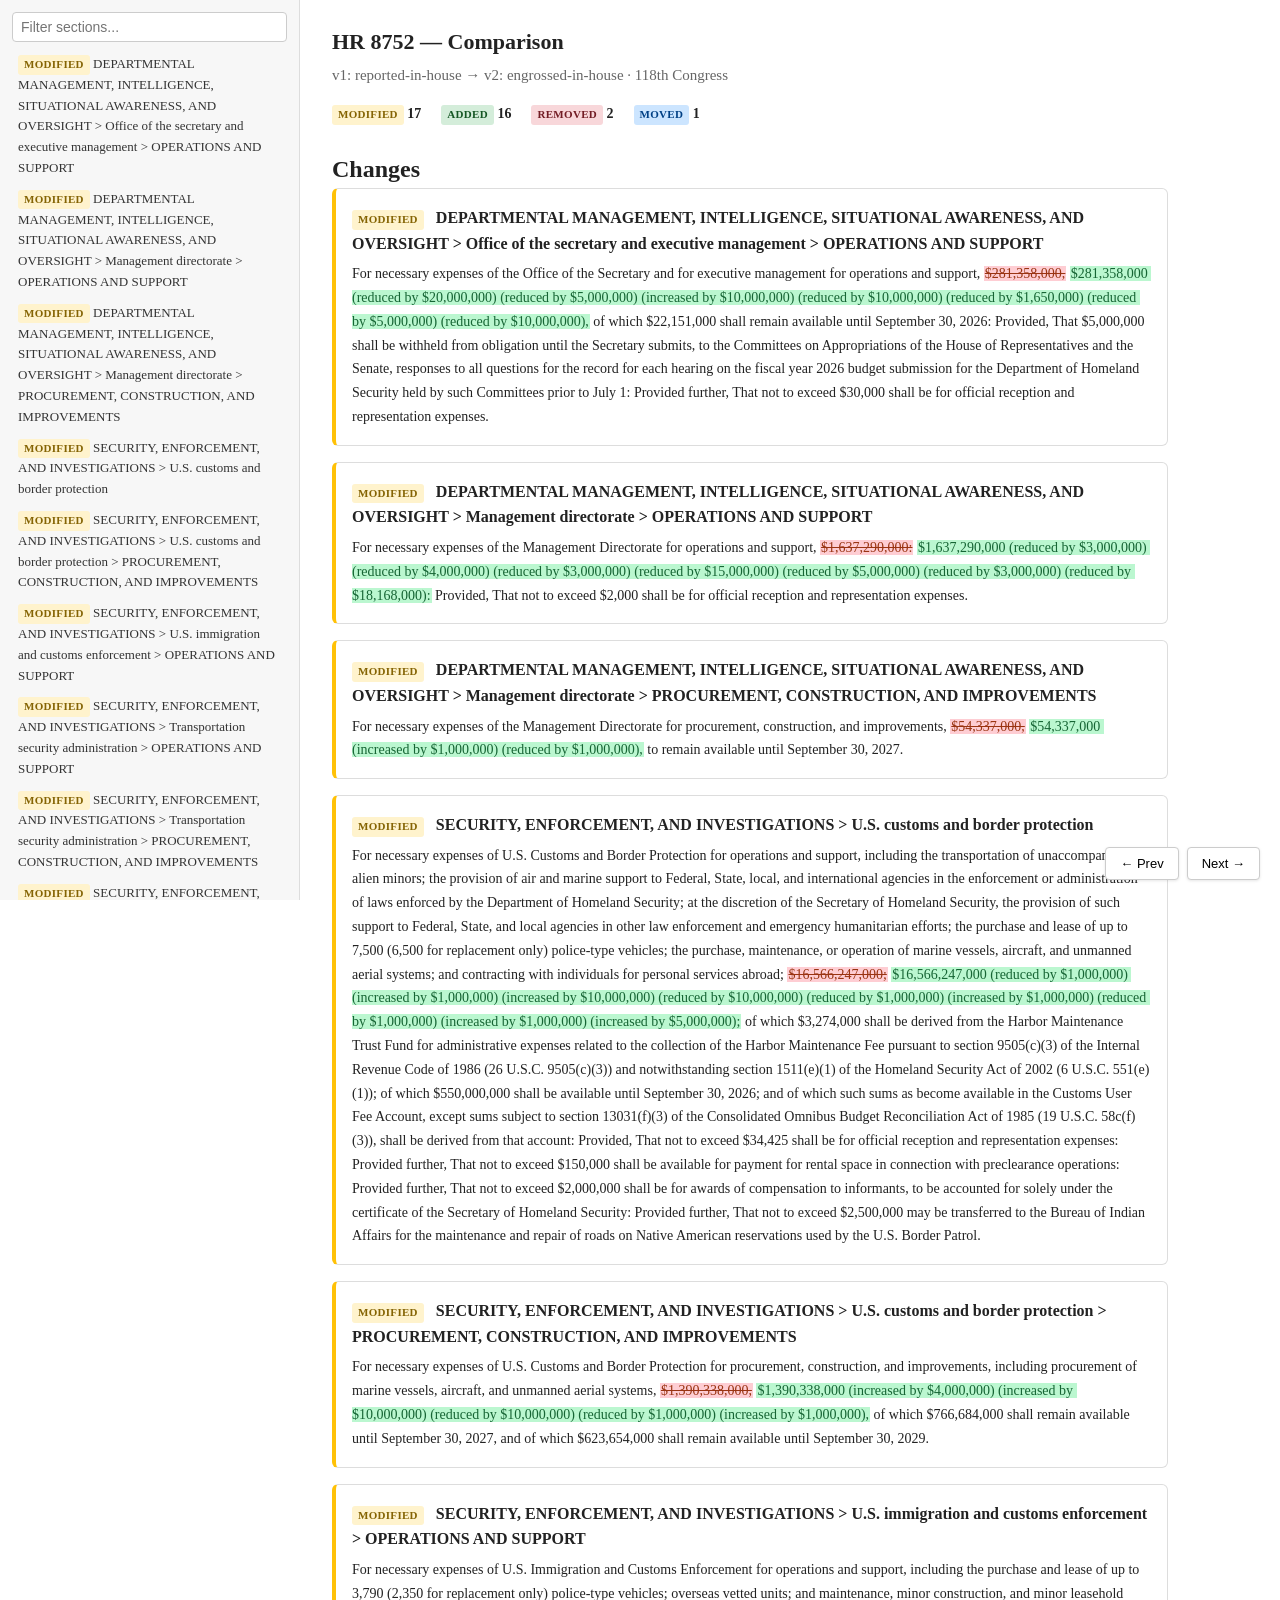
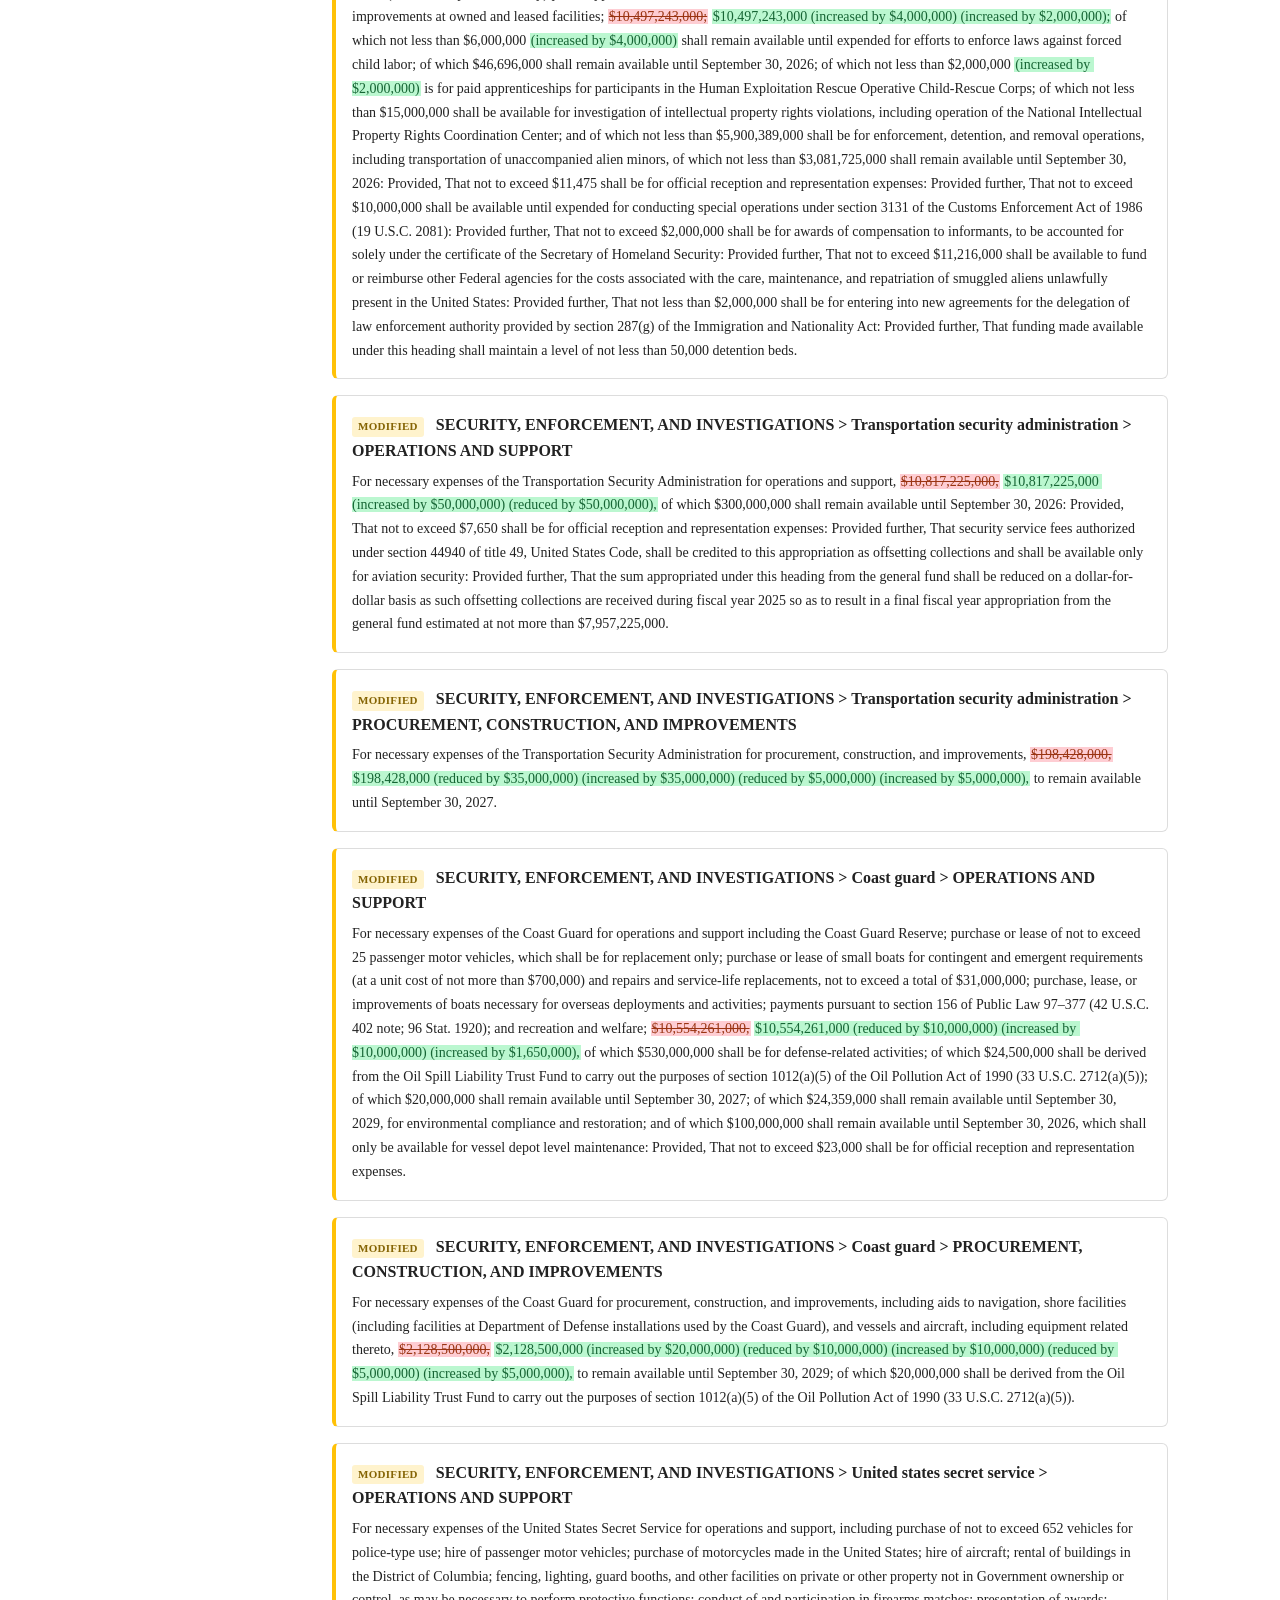
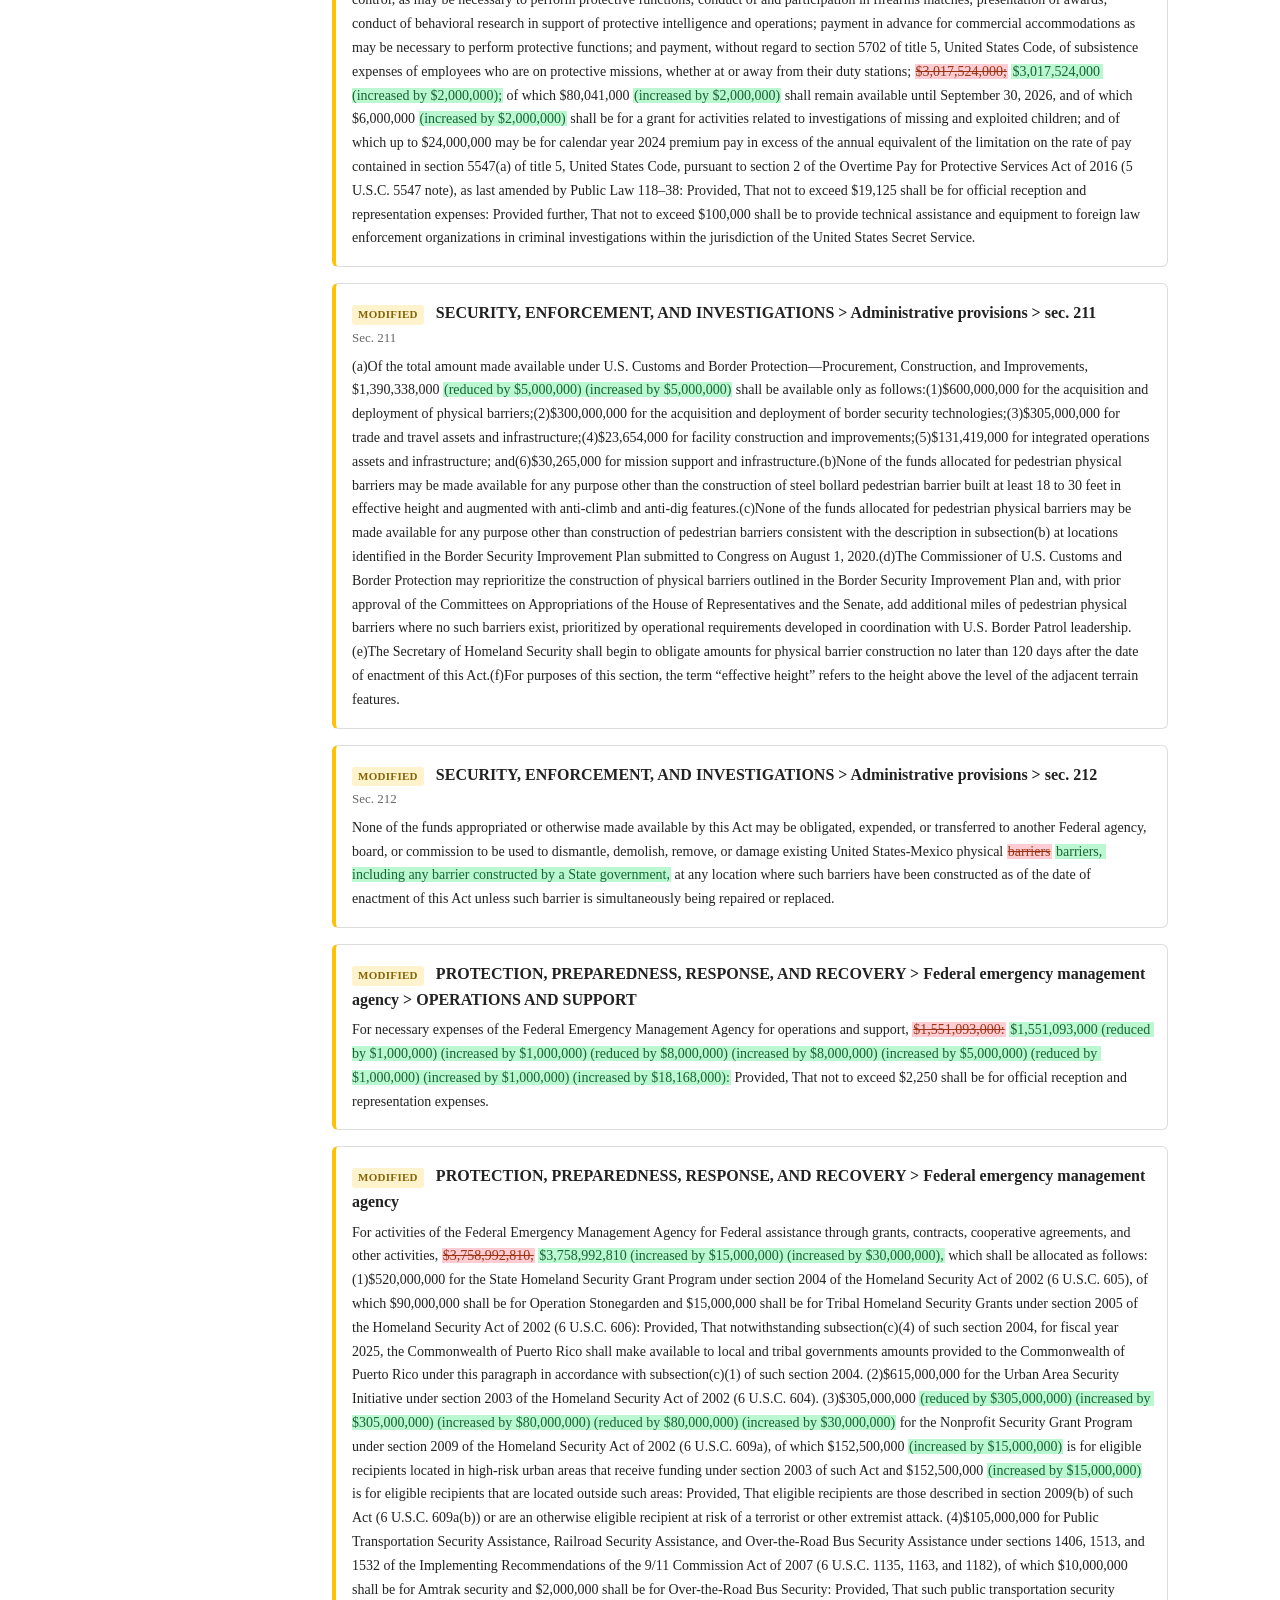
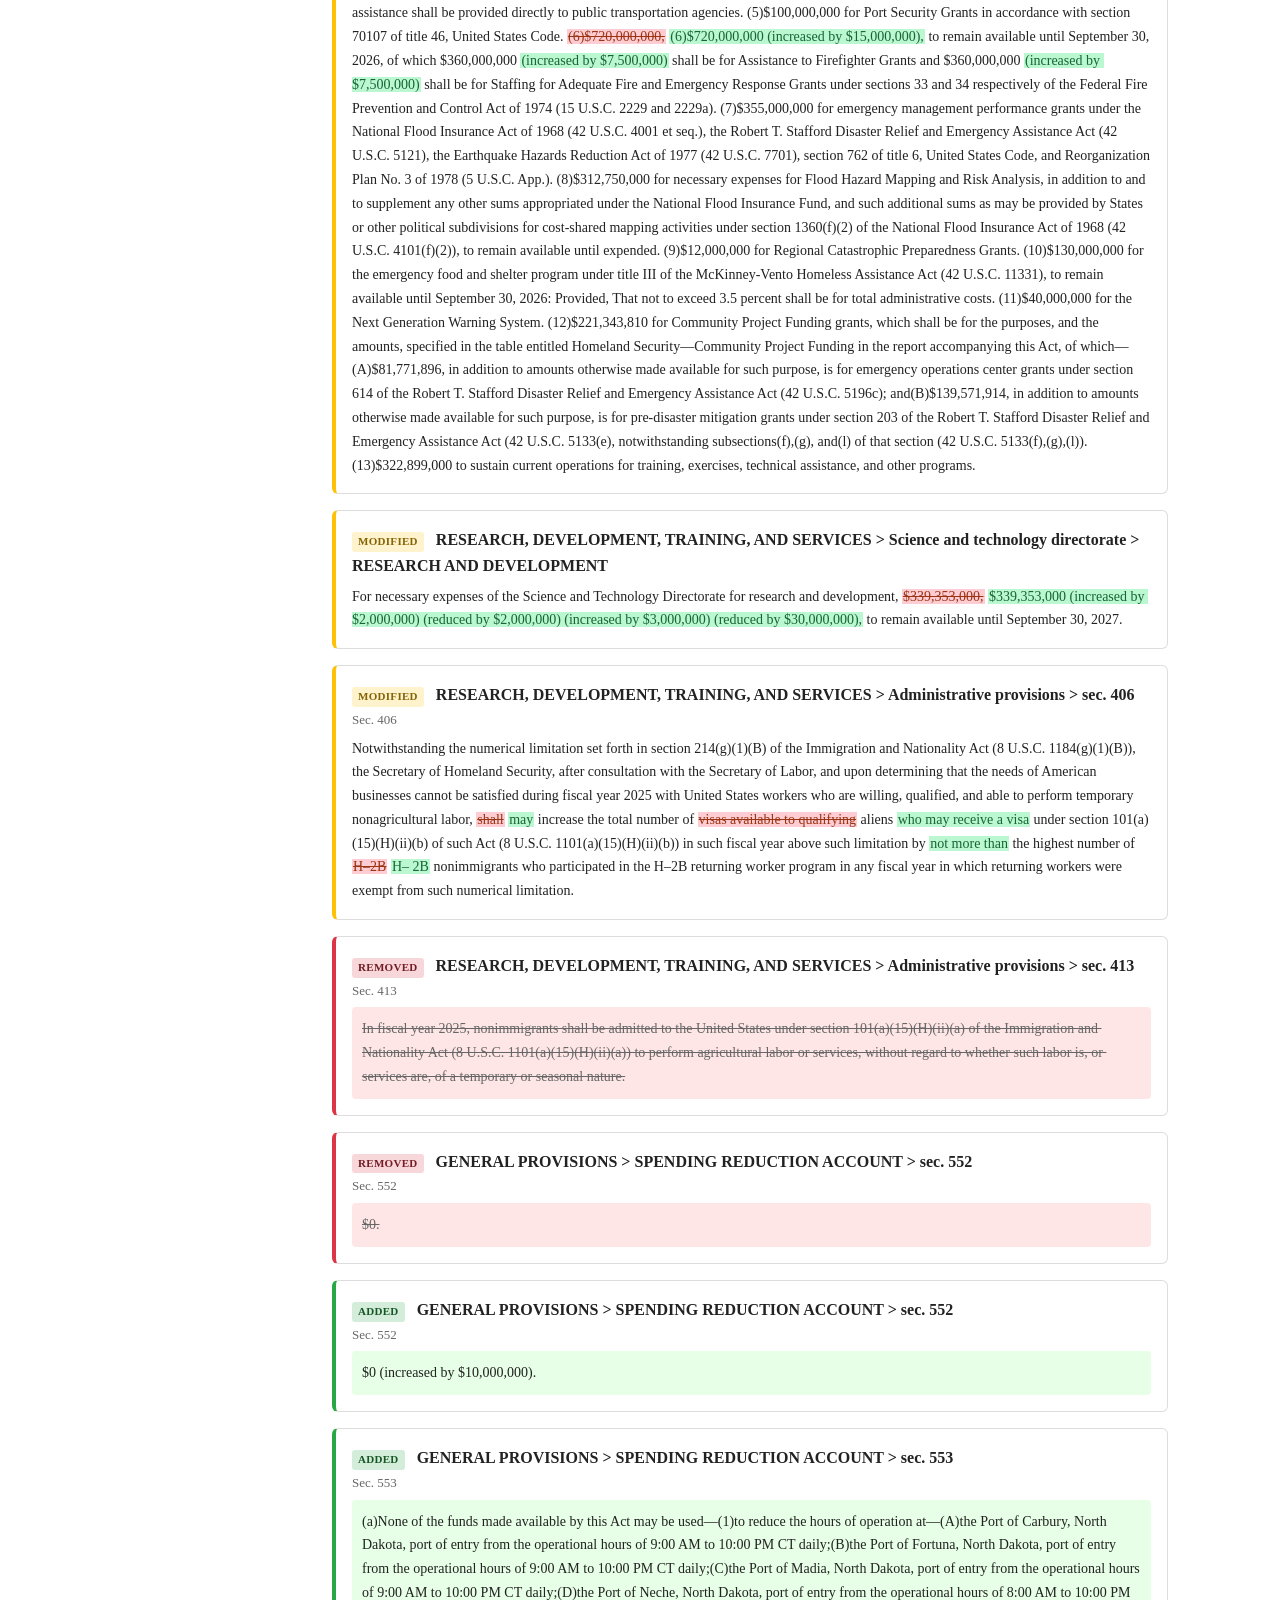
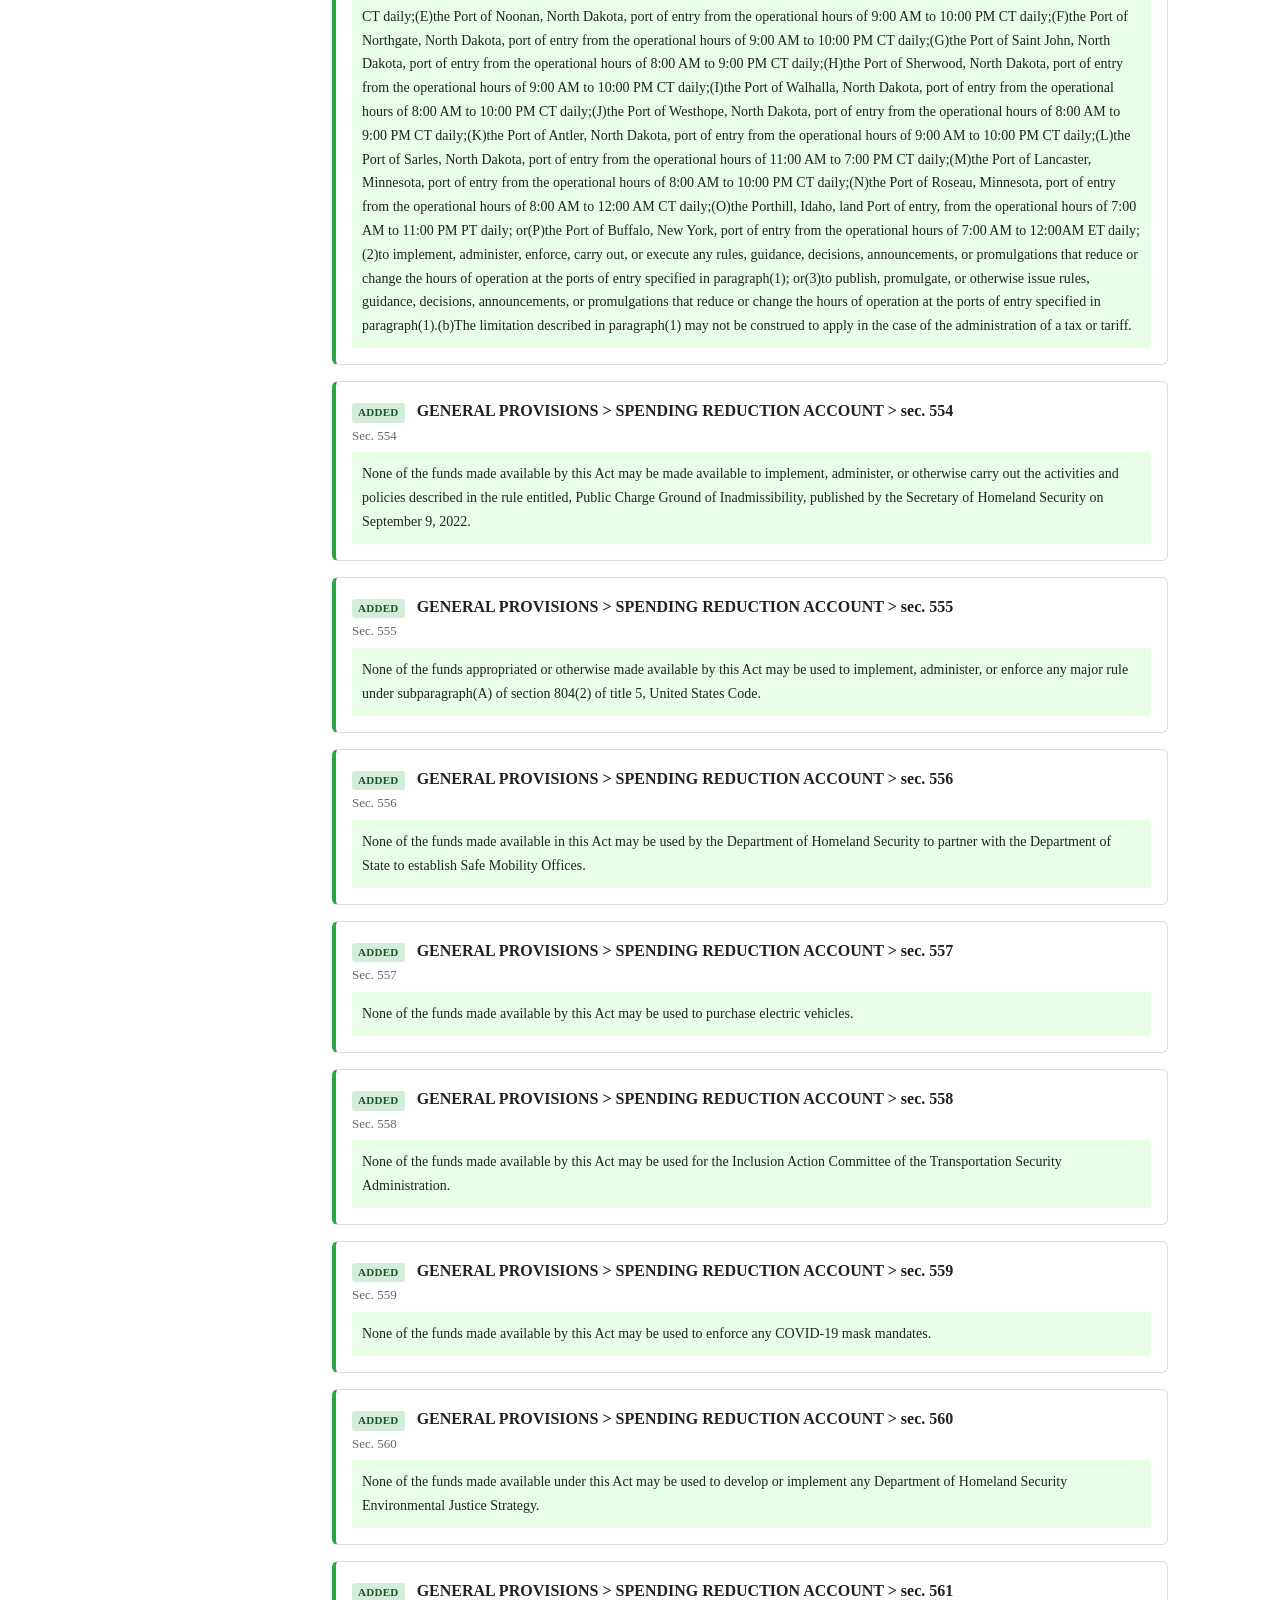
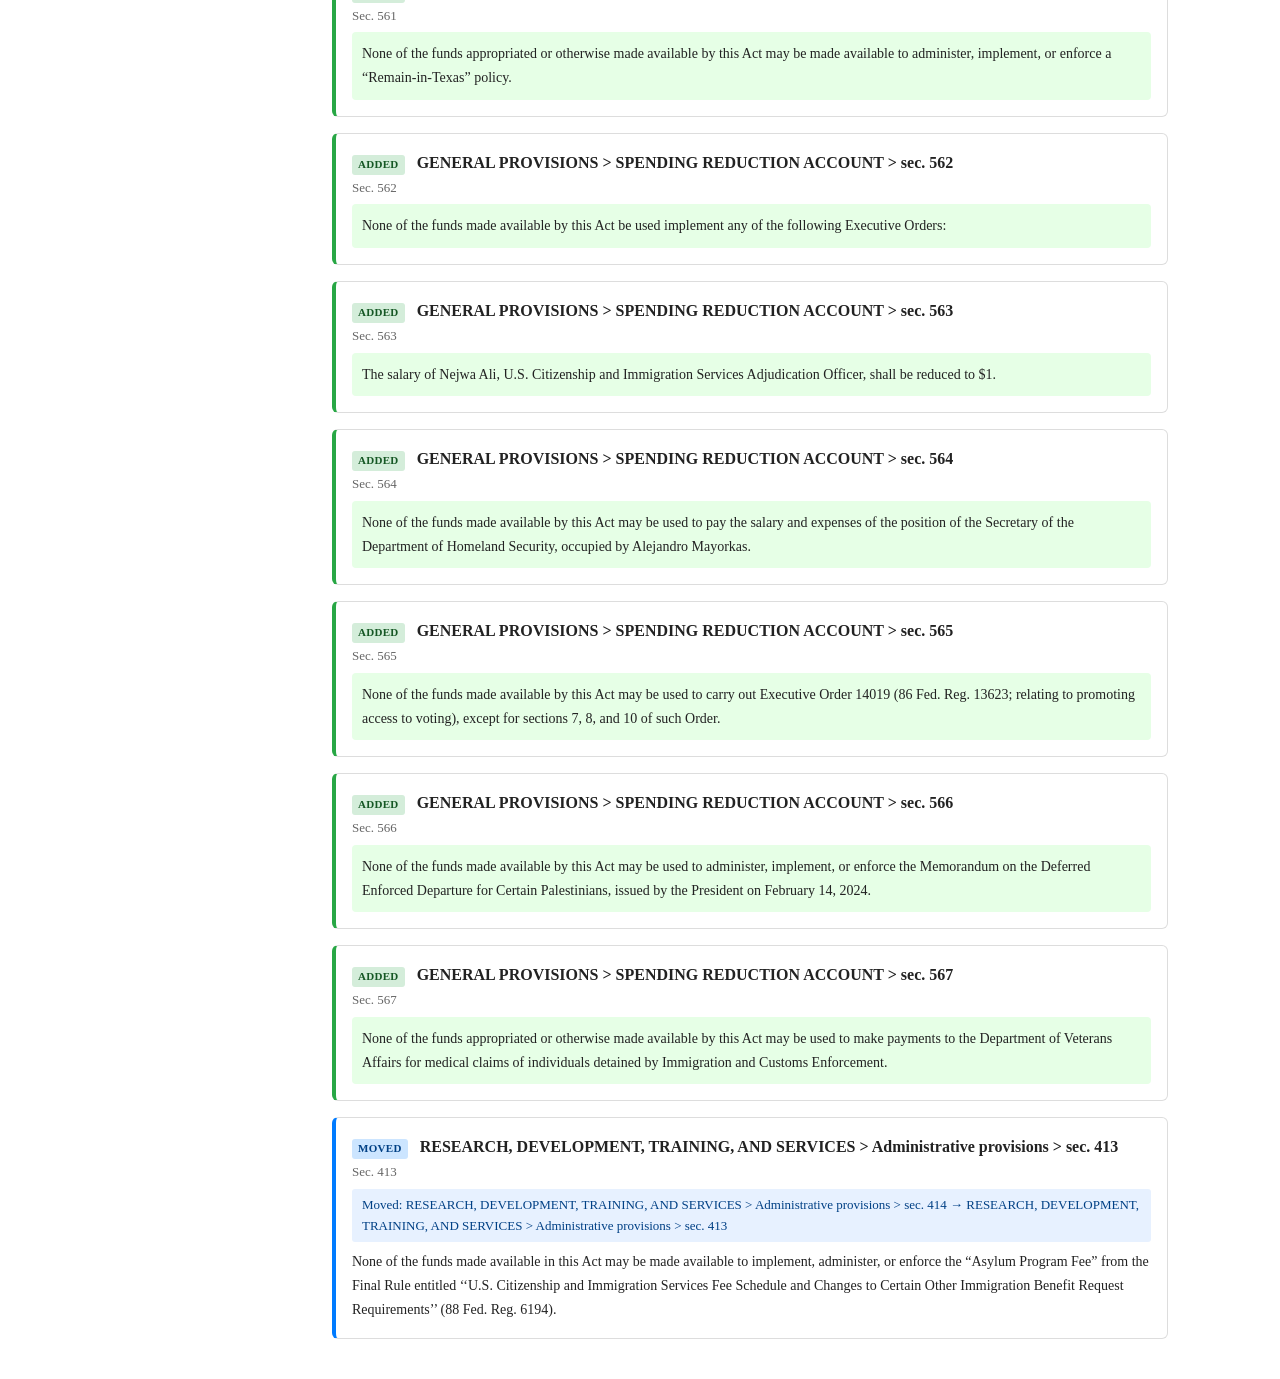
<file: examples/hr8752_xml_diff.html>
<!DOCTYPE html>
<html lang="en">
<head>
<meta charset="utf-8">
<meta name="viewport" content="width=device-width, initial-scale=1">
<title>HR 8752 — Diff</title>
<style>
* { box-sizing: border-box; margin: 0; padding: 0; }
body { font-family: Georgia, 'Times New Roman', serif; color: #222; line-height: 1.6; }
.layout { display: flex; min-height: 100vh; }

/* Sidebar */
.sidebar { width: 300px; position: fixed; top: 0; left: 0; height: 100vh;
  overflow-y: auto; background: #f7f7f7; border-right: 1px solid #ddd; padding: 12px; }
.sidebar input { width: 100%; padding: 6px 8px; margin-bottom: 8px;
  border: 1px solid #ccc; border-radius: 4px; font-size: 14px; }
.sidebar ul { list-style: none; }
.sidebar li { margin-bottom: 2px; }
.sidebar a { display: block; padding: 4px 6px; text-decoration: none;
  color: #333; font-size: 13px; border-radius: 3px; }
.sidebar a:hover { background: #e8e8e8; }
.sidebar .nav-item.unanchored a { color: #6c757d; font-style: italic; }

/* Main content */
.main { margin-left: 300px; padding: 24px 32px; max-width: 900px; flex: 1; }

/* Header */
.report-header h1 { font-size: 22px; margin-bottom: 4px; }
.report-header .versions { color: #666; font-size: 15px; margin-bottom: 16px; }
.summary-bar { display: flex; gap: 16px; margin-bottom: 24px; flex-wrap: wrap; }
.summary-item { font-size: 14px; }
.summary-item strong { margin-right: 4px; }

/* Badges */
.badge { display: inline-block; padding: 1px 6px; border-radius: 3px;
  font-size: 11px; font-weight: 600; text-transform: uppercase; letter-spacing: 0.3px; }
.badge-modified { background: #fff3cd; color: #856404; }
.badge-added { background: #d4edda; color: #155724; }
.badge-removed { background: #f8d7da; color: #721c24; }
.badge-moved { background: #cce5ff; color: #004085; }

/* Financial table */
.financial-table { width: 100%; border-collapse: collapse; margin-bottom: 24px; font-size: 14px; }
.financial-table th { background: #f0f0f0; text-align: left; padding: 8px; border-bottom: 2px solid #ccc; }
.financial-table td { padding: 6px 8px; border-bottom: 1px solid #eee; }
.financial-table .amount { text-align: right; font-variant-numeric: tabular-nums; }
.financial-table a { color: #0056b3; text-decoration: none; }
.financial-table a:hover { text-decoration: underline; }
tr.increase .change-amount { color: #155724; }
tr.decrease .change-amount { color: #721c24; }

/* Change cards */
.change-card { border: 1px solid #ddd; border-radius: 6px; margin-bottom: 16px;
  padding: 16px; background: #fff; }
.change-card.added { border-left: 4px solid #28a745; }
.change-card.removed { border-left: 4px solid #dc3545; }
.change-card.modified { border-left: 4px solid #ffc107; }
.change-card.moved { border-left: 4px solid #007bff; }
.change-card.unanchored { border-left: 4px solid #6c757d; background: #fafafa; }
.change-card.unanchored .change-header h3 {
  color: #6c757d; font-style: italic; font-weight: 400; }
.change-card.unanchored .change-header h3::before { content: "⚠ "; }

.change-header { margin-bottom: 6px; }
.change-header h3 { font-size: 16px; display: inline; margin-left: 8px; font-weight: 600; }
.section-number { display: block; font-size: 13px; color: #666; margin-top: 2px; }

/* Citation block (page/line) */
.citation { font-family: 'SF Mono', Menlo, Consolas, monospace; font-size: 12px;
  color: #555; margin: 4px 0 12px; }
.citation .v1, .citation .v2 { display: inline-block; padding: 1px 6px;
  background: #f0f0f0; border-radius: 3px; margin-right: 6px; }
.citation .v1::before { content: "v1: "; color: #888; }
.citation .v2::before { content: "v2: "; color: #888; }

/* Bodies */
.change-body { font-size: 14px; line-height: 1.7; white-space: pre-wrap; }
.added-text { background: #e6ffe6; padding: 10px; border-radius: 4px; }
.removed-text { background: #ffe6e6; padding: 10px; border-radius: 4px;
  text-decoration: line-through; color: #666; }
.old-text { background: #ffe6e6; padding: 8px; border-radius: 4px; margin-bottom: 8px; }
.new-text { background: #e6ffe6; padding: 8px; border-radius: 4px; }
.move-info { font-size: 13px; color: #004085; margin-bottom: 8px;
  padding: 6px 10px; background: #e7f1ff; border-radius: 3px; }
.move-info code { font-family: 'SF Mono', Menlo, Consolas, monospace; font-size: 12px; }

/* Inline diff */
del { background: #fecdd3; text-decoration: line-through; color: #9a3412; padding: 0 1px; }
ins { background: #bbf7d0; text-decoration: none; color: #166534; padding: 0 1px; }

/* Financial callout (canonical: PDF's flex rows) */
.financial-callout { margin-top: 12px; padding: 10px 14px; background: #f0f7ff;
  border: 1px solid #b6d4fe; border-radius: 4px; font-size: 13px;
  font-variant-numeric: tabular-nums; }
.financial-callout .row { display: flex; gap: 10px; margin-bottom: 2px; }
.financial-callout .label { color: #555; min-width: 110px; }
.financial-callout .delta.decrease { color: #721c24; font-weight: 600; }
.financial-callout .delta.increase { color: #155724; font-weight: 600; }

/* Navigation buttons */
.nav-buttons { position: fixed; bottom: 20px; right: 20px; display: flex; gap: 8px; z-index: 10; }
.nav-buttons button { padding: 8px 14px; border: 1px solid #ccc; border-radius: 4px;
  background: #fff; cursor: pointer; font-size: 13px; box-shadow: 0 1px 3px rgba(0,0,0,0.1); }
.nav-buttons button:hover { background: #f0f0f0; }

/* Print */
@media print {
  .sidebar, .nav-buttons, #sidebar-filter { display: none; }
  .main { margin-left: 0; }
  .change-card { break-inside: avoid; }
}

</style>
</head>
<body>
<div class="layout">
<nav class="sidebar">
<input type="text" id="sidebar-filter" placeholder="Filter sections...">
<ul><li class="nav-item" data-type="modified"><a href="#change-0"><span class="badge badge-modified">modified</span> DEPARTMENTAL MANAGEMENT, INTELLIGENCE, SITUATIONAL AWARENESS, AND OVERSIGHT &gt; Office of the secretary and executive management &gt; OPERATIONS AND SUPPORT</a></li><li class="nav-item" data-type="modified"><a href="#change-1"><span class="badge badge-modified">modified</span> DEPARTMENTAL MANAGEMENT, INTELLIGENCE, SITUATIONAL AWARENESS, AND OVERSIGHT &gt; Management directorate &gt; OPERATIONS AND SUPPORT</a></li><li class="nav-item" data-type="modified"><a href="#change-2"><span class="badge badge-modified">modified</span> DEPARTMENTAL MANAGEMENT, INTELLIGENCE, SITUATIONAL AWARENESS, AND OVERSIGHT &gt; Management directorate &gt; PROCUREMENT, CONSTRUCTION, AND IMPROVEMENTS</a></li><li class="nav-item" data-type="modified"><a href="#change-3"><span class="badge badge-modified">modified</span> SECURITY, ENFORCEMENT, AND INVESTIGATIONS &gt; U.S. customs and border protection</a></li><li class="nav-item" data-type="modified"><a href="#change-4"><span class="badge badge-modified">modified</span> SECURITY, ENFORCEMENT, AND INVESTIGATIONS &gt; U.S. customs and border protection &gt; PROCUREMENT, CONSTRUCTION, AND IMPROVEMENTS</a></li><li class="nav-item" data-type="modified"><a href="#change-5"><span class="badge badge-modified">modified</span> SECURITY, ENFORCEMENT, AND INVESTIGATIONS &gt; U.S. immigration and customs enforcement &gt; OPERATIONS AND SUPPORT</a></li><li class="nav-item" data-type="modified"><a href="#change-6"><span class="badge badge-modified">modified</span> SECURITY, ENFORCEMENT, AND INVESTIGATIONS &gt; Transportation security administration &gt; OPERATIONS AND SUPPORT</a></li><li class="nav-item" data-type="modified"><a href="#change-7"><span class="badge badge-modified">modified</span> SECURITY, ENFORCEMENT, AND INVESTIGATIONS &gt; Transportation security administration &gt; PROCUREMENT, CONSTRUCTION, AND IMPROVEMENTS</a></li><li class="nav-item" data-type="modified"><a href="#change-8"><span class="badge badge-modified">modified</span> SECURITY, ENFORCEMENT, AND INVESTIGATIONS &gt; Coast guard &gt; OPERATIONS AND SUPPORT</a></li><li class="nav-item" data-type="modified"><a href="#change-9"><span class="badge badge-modified">modified</span> SECURITY, ENFORCEMENT, AND INVESTIGATIONS &gt; Coast guard &gt; PROCUREMENT, CONSTRUCTION, AND IMPROVEMENTS</a></li><li class="nav-item" data-type="modified"><a href="#change-10"><span class="badge badge-modified">modified</span> SECURITY, ENFORCEMENT, AND INVESTIGATIONS &gt; United states secret service &gt; OPERATIONS AND SUPPORT</a></li><li class="nav-item" data-type="modified"><a href="#change-11"><span class="badge badge-modified">modified</span> Sec. 211 — SECURITY, ENFORCEMENT, AND INVESTIGATIONS &gt; Administrative provisions &gt; sec. 211</a></li><li class="nav-item" data-type="modified"><a href="#change-12"><span class="badge badge-modified">modified</span> Sec. 212 — SECURITY, ENFORCEMENT, AND INVESTIGATIONS &gt; Administrative provisions &gt; sec. 212</a></li><li class="nav-item" data-type="modified"><a href="#change-13"><span class="badge badge-modified">modified</span> PROTECTION, PREPAREDNESS, RESPONSE, AND RECOVERY &gt; Federal emergency management agency &gt; OPERATIONS AND SUPPORT</a></li><li class="nav-item" data-type="modified"><a href="#change-14"><span class="badge badge-modified">modified</span> PROTECTION, PREPAREDNESS, RESPONSE, AND RECOVERY &gt; Federal emergency management agency</a></li><li class="nav-item" data-type="modified"><a href="#change-15"><span class="badge badge-modified">modified</span> RESEARCH, DEVELOPMENT, TRAINING, AND SERVICES &gt; Science and technology directorate &gt; RESEARCH AND DEVELOPMENT</a></li><li class="nav-item" data-type="modified"><a href="#change-16"><span class="badge badge-modified">modified</span> Sec. 406 — RESEARCH, DEVELOPMENT, TRAINING, AND SERVICES &gt; Administrative provisions &gt; sec. 406</a></li><li class="nav-item" data-type="removed"><a href="#change-17"><span class="badge badge-removed">removed</span> Sec. 413 — RESEARCH, DEVELOPMENT, TRAINING, AND SERVICES &gt; Administrative provisions &gt; sec. 413</a></li><li class="nav-item" data-type="removed"><a href="#change-18"><span class="badge badge-removed">removed</span> Sec. 552 — GENERAL PROVISIONS &gt; SPENDING REDUCTION ACCOUNT &gt; sec. 552</a></li><li class="nav-item" data-type="added"><a href="#change-19"><span class="badge badge-added">added</span> Sec. 552 — GENERAL PROVISIONS &gt; SPENDING REDUCTION ACCOUNT &gt; sec. 552</a></li><li class="nav-item" data-type="added"><a href="#change-20"><span class="badge badge-added">added</span> Sec. 553 — GENERAL PROVISIONS &gt; SPENDING REDUCTION ACCOUNT &gt; sec. 553</a></li><li class="nav-item" data-type="added"><a href="#change-21"><span class="badge badge-added">added</span> Sec. 554 — GENERAL PROVISIONS &gt; SPENDING REDUCTION ACCOUNT &gt; sec. 554</a></li><li class="nav-item" data-type="added"><a href="#change-22"><span class="badge badge-added">added</span> Sec. 555 — GENERAL PROVISIONS &gt; SPENDING REDUCTION ACCOUNT &gt; sec. 555</a></li><li class="nav-item" data-type="added"><a href="#change-23"><span class="badge badge-added">added</span> Sec. 556 — GENERAL PROVISIONS &gt; SPENDING REDUCTION ACCOUNT &gt; sec. 556</a></li><li class="nav-item" data-type="added"><a href="#change-24"><span class="badge badge-added">added</span> Sec. 557 — GENERAL PROVISIONS &gt; SPENDING REDUCTION ACCOUNT &gt; sec. 557</a></li><li class="nav-item" data-type="added"><a href="#change-25"><span class="badge badge-added">added</span> Sec. 558 — GENERAL PROVISIONS &gt; SPENDING REDUCTION ACCOUNT &gt; sec. 558</a></li><li class="nav-item" data-type="added"><a href="#change-26"><span class="badge badge-added">added</span> Sec. 559 — GENERAL PROVISIONS &gt; SPENDING REDUCTION ACCOUNT &gt; sec. 559</a></li><li class="nav-item" data-type="added"><a href="#change-27"><span class="badge badge-added">added</span> Sec. 560 — GENERAL PROVISIONS &gt; SPENDING REDUCTION ACCOUNT &gt; sec. 560</a></li><li class="nav-item" data-type="added"><a href="#change-28"><span class="badge badge-added">added</span> Sec. 561 — GENERAL PROVISIONS &gt; SPENDING REDUCTION ACCOUNT &gt; sec. 561</a></li><li class="nav-item" data-type="added"><a href="#change-29"><span class="badge badge-added">added</span> Sec. 562 — GENERAL PROVISIONS &gt; SPENDING REDUCTION ACCOUNT &gt; sec. 562</a></li><li class="nav-item" data-type="added"><a href="#change-30"><span class="badge badge-added">added</span> Sec. 563 — GENERAL PROVISIONS &gt; SPENDING REDUCTION ACCOUNT &gt; sec. 563</a></li><li class="nav-item" data-type="added"><a href="#change-31"><span class="badge badge-added">added</span> Sec. 564 — GENERAL PROVISIONS &gt; SPENDING REDUCTION ACCOUNT &gt; sec. 564</a></li><li class="nav-item" data-type="added"><a href="#change-32"><span class="badge badge-added">added</span> Sec. 565 — GENERAL PROVISIONS &gt; SPENDING REDUCTION ACCOUNT &gt; sec. 565</a></li><li class="nav-item" data-type="added"><a href="#change-33"><span class="badge badge-added">added</span> Sec. 566 — GENERAL PROVISIONS &gt; SPENDING REDUCTION ACCOUNT &gt; sec. 566</a></li><li class="nav-item" data-type="added"><a href="#change-34"><span class="badge badge-added">added</span> Sec. 567 — GENERAL PROVISIONS &gt; SPENDING REDUCTION ACCOUNT &gt; sec. 567</a></li><li class="nav-item" data-type="moved"><a href="#change-35"><span class="badge badge-moved">moved</span> Sec. 413 — RESEARCH, DEVELOPMENT, TRAINING, AND SERVICES &gt; Administrative provisions &gt; sec. 413</a></li></ul>
</nav>
<div class="main">
<div class="report-header">
<h1>HR 8752 &mdash; Comparison</h1>
<div class="versions">v1: reported-in-house &rarr; v2: engrossed-in-house · 118th Congress</div>
<div class="summary-bar"><span class="summary-item"><span class="badge badge-modified">modified</span> <strong>17</strong></span><span class="summary-item"><span class="badge badge-added">added</span> <strong>16</strong></span><span class="summary-item"><span class="badge badge-removed">removed</span> <strong>2</strong></span><span class="summary-item"><span class="badge badge-moved">moved</span> <strong>1</strong></span></div>
</div>

<h2>Changes</h2>
<div class="change-card modified" id="change-0">
<div class="change-header">
<span class="badge badge-modified">modified</span>
<h3>DEPARTMENTAL MANAGEMENT, INTELLIGENCE, SITUATIONAL AWARENESS, AND OVERSIGHT &gt; Office of the secretary and executive management &gt; OPERATIONS AND SUPPORT</h3>
</div>
<div class="change-body diff-inline">For necessary expenses of the Office of the Secretary and for executive management for operations and support, <del>$281,358,000,</del> <ins>$281,358,000 (reduced by $20,000,000) (reduced by $5,000,000) (increased by $10,000,000) (reduced by $10,000,000) (reduced by $1,650,000) (reduced by $5,000,000) (reduced by $10,000,000),</ins> of which $22,151,000 shall remain available until September 30, 2026: Provided, That $5,000,000 shall be withheld from obligation until the Secretary submits, to the Committees on Appropriations of the House of Representatives and the Senate, responses to all questions for the record for each hearing on the fiscal year 2026 budget submission for the Department of Homeland Security held by such Committees prior to July 1: Provided further, That not to exceed $30,000 shall be for official reception and representation expenses.</div>
</div>
<div class="change-card modified" id="change-1">
<div class="change-header">
<span class="badge badge-modified">modified</span>
<h3>DEPARTMENTAL MANAGEMENT, INTELLIGENCE, SITUATIONAL AWARENESS, AND OVERSIGHT &gt; Management directorate &gt; OPERATIONS AND SUPPORT</h3>
</div>
<div class="change-body diff-inline">For necessary expenses of the Management Directorate for operations and support, <del>$1,637,290,000:</del> <ins>$1,637,290,000 (reduced by $3,000,000) (reduced by $4,000,000) (reduced by $3,000,000) (reduced by $15,000,000) (reduced by $5,000,000) (reduced by $3,000,000) (reduced by $18,168,000):</ins> Provided, That not to exceed $2,000 shall be for official reception and representation expenses.</div>
</div>
<div class="change-card modified" id="change-2">
<div class="change-header">
<span class="badge badge-modified">modified</span>
<h3>DEPARTMENTAL MANAGEMENT, INTELLIGENCE, SITUATIONAL AWARENESS, AND OVERSIGHT &gt; Management directorate &gt; PROCUREMENT, CONSTRUCTION, AND IMPROVEMENTS</h3>
</div>
<div class="change-body diff-inline">For necessary expenses of the Management Directorate for procurement, construction, and improvements, <del>$54,337,000,</del> <ins>$54,337,000 (increased by $1,000,000) (reduced by $1,000,000),</ins> to remain available until September 30, 2027.</div>
</div>
<div class="change-card modified" id="change-3">
<div class="change-header">
<span class="badge badge-modified">modified</span>
<h3>SECURITY, ENFORCEMENT, AND INVESTIGATIONS &gt; U.S. customs and border protection</h3>
</div>
<div class="change-body diff-inline">For necessary expenses of U.S. Customs and Border Protection for operations and support, including the transportation of unaccompanied alien minors; the provision of air and marine support to Federal, State, local, and international agencies in the enforcement or administration of laws enforced by the Department of Homeland Security; at the discretion of the Secretary of Homeland Security, the provision of such support to Federal, State, and local agencies in other law enforcement and emergency humanitarian efforts; the purchase and lease of up to 7,500 (6,500 for replacement only) police-type vehicles; the purchase, maintenance, or operation of marine vessels, aircraft, and unmanned aerial systems; and contracting with individuals for personal services abroad; <del>$16,566,247,000;</del> <ins>$16,566,247,000 (reduced by $1,000,000) (increased by $1,000,000) (increased by $10,000,000) (reduced by $10,000,000) (reduced by $1,000,000) (increased by $1,000,000) (reduced by $1,000,000) (increased by $1,000,000) (increased by $5,000,000);</ins> of which $3,274,000 shall be derived from the Harbor Maintenance Trust Fund for administrative expenses related to the collection of the Harbor Maintenance Fee pursuant to section 9505(c)(3) of the Internal Revenue Code of 1986 (26 U.S.C. 9505(c)(3)) and notwithstanding section 1511(e)(1) of the Homeland Security Act of 2002 (6 U.S.C. 551(e)(1)); of which $550,000,000 shall be available until September 30, 2026; and of which such sums as become available in the Customs User Fee Account, except sums subject to section 13031(f)(3) of the Consolidated Omnibus Budget Reconciliation Act of 1985 (19 U.S.C. 58c(f)(3)), shall be derived from that account: Provided, That not to exceed $34,425 shall be for official reception and representation expenses: Provided further, That not to exceed $150,000 shall be available for payment for rental space in connection with preclearance operations: Provided further, That not to exceed $2,000,000 shall be for awards of compensation to informants, to be accounted for solely under the certificate of the Secretary of Homeland Security: Provided further, That not to exceed $2,500,000 may be transferred to the Bureau of Indian Affairs for the maintenance and repair of roads on Native American reservations used by the U.S. Border Patrol.</div>
</div>
<div class="change-card modified" id="change-4">
<div class="change-header">
<span class="badge badge-modified">modified</span>
<h3>SECURITY, ENFORCEMENT, AND INVESTIGATIONS &gt; U.S. customs and border protection &gt; PROCUREMENT, CONSTRUCTION, AND IMPROVEMENTS</h3>
</div>
<div class="change-body diff-inline">For necessary expenses of U.S. Customs and Border Protection for procurement, construction, and improvements, including procurement of marine vessels, aircraft, and unmanned aerial systems, <del>$1,390,338,000,</del> <ins>$1,390,338,000 (increased by $4,000,000) (increased by $10,000,000) (reduced by $10,000,000) (reduced by $1,000,000) (increased by $1,000,000),</ins> of which $766,684,000 shall remain available until September 30, 2027, and of which $623,654,000 shall remain available until September 30, 2029.</div>
</div>
<div class="change-card modified" id="change-5">
<div class="change-header">
<span class="badge badge-modified">modified</span>
<h3>SECURITY, ENFORCEMENT, AND INVESTIGATIONS &gt; U.S. immigration and customs enforcement &gt; OPERATIONS AND SUPPORT</h3>
</div>
<div class="change-body diff-inline">For necessary expenses of U.S. Immigration and Customs Enforcement for operations and support, including the purchase and lease of up to 3,790 (2,350 for replacement only) police-type vehicles; overseas vetted units; and maintenance, minor construction, and minor leasehold improvements at owned and leased facilities; <del>$10,497,243,000;</del> <ins>$10,497,243,000 (increased by $4,000,000) (increased by $2,000,000);</ins> of which not less than $6,000,000 <ins>(increased by $4,000,000)</ins> shall remain available until expended for efforts to enforce laws against forced child labor; of which $46,696,000 shall remain available until September 30, 2026; of which not less than $2,000,000 <ins>(increased by $2,000,000)</ins> is for paid apprenticeships for participants in the Human Exploitation Rescue Operative Child-Rescue Corps; of which not less than $15,000,000 shall be available for investigation of intellectual property rights violations, including operation of the National Intellectual Property Rights Coordination Center; and of which not less than $5,900,389,000 shall be for enforcement, detention, and removal operations, including transportation of unaccompanied alien minors, of which not less than $3,081,725,000 shall remain available until September 30, 2026: Provided, That not to exceed $11,475 shall be for official reception and representation expenses: Provided further, That not to exceed $10,000,000 shall be available until expended for conducting special operations under section 3131 of the Customs Enforcement Act of 1986 (19 U.S.C. 2081): Provided further, That not to exceed $2,000,000 shall be for awards of compensation to informants, to be accounted for solely under the certificate of the Secretary of Homeland Security: Provided further, That not to exceed $11,216,000 shall be available to fund or reimburse other Federal agencies for the costs associated with the care, maintenance, and repatriation of smuggled aliens unlawfully present in the United States: Provided further, That not less than $2,000,000 shall be for entering into new agreements for the delegation of law enforcement authority provided by section 287(g) of the Immigration and Nationality Act: Provided further, That funding made available under this heading shall maintain a level of not less than 50,000 detention beds.</div>
</div>
<div class="change-card modified" id="change-6">
<div class="change-header">
<span class="badge badge-modified">modified</span>
<h3>SECURITY, ENFORCEMENT, AND INVESTIGATIONS &gt; Transportation security administration &gt; OPERATIONS AND SUPPORT</h3>
</div>
<div class="change-body diff-inline">For necessary expenses of the Transportation Security Administration for operations and support, <del>$10,817,225,000,</del> <ins>$10,817,225,000 (increased by $50,000,000) (reduced by $50,000,000),</ins> of which $300,000,000 shall remain available until September 30, 2026: Provided, That not to exceed $7,650 shall be for official reception and representation expenses: Provided further, That security service fees authorized under section 44940 of title 49, United States Code, shall be credited to this appropriation as offsetting collections and shall be available only for aviation security: Provided further, That the sum appropriated under this heading from the general fund shall be reduced on a dollar-for-dollar basis as such offsetting collections are received during fiscal year 2025 so as to result in a final fiscal year appropriation from the general fund estimated at not more than $7,957,225,000.</div>
</div>
<div class="change-card modified" id="change-7">
<div class="change-header">
<span class="badge badge-modified">modified</span>
<h3>SECURITY, ENFORCEMENT, AND INVESTIGATIONS &gt; Transportation security administration &gt; PROCUREMENT, CONSTRUCTION, AND IMPROVEMENTS</h3>
</div>
<div class="change-body diff-inline">For necessary expenses of the Transportation Security Administration for procurement, construction, and improvements, <del>$198,428,000,</del> <ins>$198,428,000 (reduced by $35,000,000) (increased by $35,000,000) (reduced by $5,000,000) (increased by $5,000,000),</ins> to remain available until September 30, 2027.</div>
</div>
<div class="change-card modified" id="change-8">
<div class="change-header">
<span class="badge badge-modified">modified</span>
<h3>SECURITY, ENFORCEMENT, AND INVESTIGATIONS &gt; Coast guard &gt; OPERATIONS AND SUPPORT</h3>
</div>
<div class="change-body diff-inline">For necessary expenses of the Coast Guard for operations and support including the Coast Guard Reserve; purchase or lease of not to exceed 25 passenger motor vehicles, which shall be for replacement only; purchase or lease of small boats for contingent and emergent requirements (at a unit cost of not more than $700,000) and repairs and service-life replacements, not to exceed a total of $31,000,000; purchase, lease, or improvements of boats necessary for overseas deployments and activities; payments pursuant to section 156 of Public Law 97–377 (42 U.S.C. 402 note; 96 Stat. 1920); and recreation and welfare; <del>$10,554,261,000,</del> <ins>$10,554,261,000 (reduced by $10,000,000) (increased by $10,000,000) (increased by $1,650,000),</ins> of which $530,000,000 shall be for defense-related activities; of which $24,500,000 shall be derived from the Oil Spill Liability Trust Fund to carry out the purposes of section 1012(a)(5) of the Oil Pollution Act of 1990 (33 U.S.C. 2712(a)(5)); of which $20,000,000 shall remain available until September 30, 2027; of which $24,359,000 shall remain available until September 30, 2029, for environmental compliance and restoration; and of which $100,000,000 shall remain available until September 30, 2026, which shall only be available for vessel depot level maintenance: Provided, That not to exceed $23,000 shall be for official reception and representation expenses.</div>
</div>
<div class="change-card modified" id="change-9">
<div class="change-header">
<span class="badge badge-modified">modified</span>
<h3>SECURITY, ENFORCEMENT, AND INVESTIGATIONS &gt; Coast guard &gt; PROCUREMENT, CONSTRUCTION, AND IMPROVEMENTS</h3>
</div>
<div class="change-body diff-inline">For necessary expenses of the Coast Guard for procurement, construction, and improvements, including aids to navigation, shore facilities (including facilities at Department of Defense installations used by the Coast Guard), and vessels and aircraft, including equipment related thereto, <del>$2,128,500,000,</del> <ins>$2,128,500,000 (increased by $20,000,000) (reduced by $10,000,000) (increased by $10,000,000) (reduced by $5,000,000) (increased by $5,000,000),</ins> to remain available until September 30, 2029; of which $20,000,000 shall be derived from the Oil Spill Liability Trust Fund to carry out the purposes of section 1012(a)(5) of the Oil Pollution Act of 1990 (33 U.S.C. 2712(a)(5)).</div>
</div>
<div class="change-card modified" id="change-10">
<div class="change-header">
<span class="badge badge-modified">modified</span>
<h3>SECURITY, ENFORCEMENT, AND INVESTIGATIONS &gt; United states secret service &gt; OPERATIONS AND SUPPORT</h3>
</div>
<div class="change-body diff-inline">For necessary expenses of the United States Secret Service for operations and support, including purchase of not to exceed 652 vehicles for police-type use; hire of passenger motor vehicles; purchase of motorcycles made in the United States; hire of aircraft; rental of buildings in the District of Columbia; fencing, lighting, guard booths, and other facilities on private or other property not in Government ownership or control, as may be necessary to perform protective functions; conduct of and participation in firearms matches; presentation of awards; conduct of behavioral research in support of protective intelligence and operations; payment in advance for commercial accommodations as may be necessary to perform protective functions; and payment, without regard to section 5702 of title 5, United States Code, of subsistence expenses of employees who are on protective missions, whether at or away from their duty stations; <del>$3,017,524,000;</del> <ins>$3,017,524,000 (increased by $2,000,000);</ins> of which $80,041,000 <ins>(increased by $2,000,000)</ins> shall remain available until September 30, 2026, and of which $6,000,000 <ins>(increased by $2,000,000)</ins> shall be for a grant for activities related to investigations of missing and exploited children; and of which up to $24,000,000 may be for calendar year 2024 premium pay in excess of the annual equivalent of the limitation on the rate of pay contained in section 5547(a) of title 5, United States Code, pursuant to section 2 of the Overtime Pay for Protective Services Act of 2016 (5 U.S.C. 5547 note), as last amended by Public Law 118–38: Provided, That not to exceed $19,125 shall be for official reception and representation expenses: Provided further, That not to exceed $100,000 shall be to provide technical assistance and equipment to foreign law enforcement organizations in criminal investigations within the jurisdiction of the United States Secret Service.</div>
</div>
<div class="change-card modified" id="change-11">
<div class="change-header">
<span class="badge badge-modified">modified</span>
<h3>SECURITY, ENFORCEMENT, AND INVESTIGATIONS &gt; Administrative provisions &gt; sec. 211</h3>
<span class="section-number">Sec. 211</span>
</div>
<div class="change-body diff-inline">(a)Of the total amount made available under U.S. Customs and Border Protection—Procurement, Construction, and Improvements, $1,390,338,000 <ins>(reduced by $5,000,000) (increased by $5,000,000)</ins> shall be available only as follows:(1)$600,000,000 for the acquisition and deployment of physical barriers;(2)$300,000,000 for the acquisition and deployment of border security technologies;(3)$305,000,000 for trade and travel assets and infrastructure;(4)$23,654,000 for facility construction and improvements;(5)$131,419,000 for integrated operations assets and infrastructure; and(6)$30,265,000 for mission support and infrastructure.(b)None of the funds allocated for pedestrian physical barriers may be made available for any purpose other than the construction of steel bollard pedestrian barrier built at least 18 to 30 feet in effective height and augmented with anti-climb and anti-dig features.(c)None of the funds allocated for pedestrian physical barriers may be made available for any purpose other than construction of pedestrian barriers consistent with the description in subsection(b) at locations identified in the Border Security Improvement Plan submitted to Congress on August 1, 2020.(d)The Commissioner of U.S. Customs and Border Protection may reprioritize the construction of physical barriers outlined in the Border Security Improvement Plan and, with prior approval of the Committees on Appropriations of the House of Representatives and the Senate, add additional miles of pedestrian physical barriers where no such barriers exist, prioritized by operational requirements developed in coordination with U.S. Border Patrol leadership.(e)The Secretary of Homeland Security shall begin to obligate amounts for physical barrier construction no later than 120 days after the date of enactment of this Act.(f)For purposes of this section, the term “effective height” refers to the height above the level of the adjacent terrain features.</div>
</div>
<div class="change-card modified" id="change-12">
<div class="change-header">
<span class="badge badge-modified">modified</span>
<h3>SECURITY, ENFORCEMENT, AND INVESTIGATIONS &gt; Administrative provisions &gt; sec. 212</h3>
<span class="section-number">Sec. 212</span>
</div>
<div class="change-body diff-inline">None of the funds appropriated or otherwise made available by this Act may be obligated, expended, or transferred to another Federal agency, board, or commission to be used to dismantle, demolish, remove, or damage existing United States-Mexico physical <del>barriers</del> <ins>barriers, including any barrier constructed by a State government,</ins> at any location where such barriers have been constructed as of the date of enactment of this Act unless such barrier is simultaneously being repaired or replaced.</div>
</div>
<div class="change-card modified" id="change-13">
<div class="change-header">
<span class="badge badge-modified">modified</span>
<h3>PROTECTION, PREPAREDNESS, RESPONSE, AND RECOVERY &gt; Federal emergency management agency &gt; OPERATIONS AND SUPPORT</h3>
</div>
<div class="change-body diff-inline">For necessary expenses of the Federal Emergency Management Agency for operations and support, <del>$1,551,093,000:</del> <ins>$1,551,093,000 (reduced by $1,000,000) (increased by $1,000,000) (reduced by $8,000,000) (increased by $8,000,000) (increased by $5,000,000) (reduced by $1,000,000) (increased by $1,000,000) (increased by $18,168,000):</ins> Provided, That not to exceed $2,250 shall be for official reception and representation expenses.</div>
</div>
<div class="change-card modified" id="change-14">
<div class="change-header">
<span class="badge badge-modified">modified</span>
<h3>PROTECTION, PREPAREDNESS, RESPONSE, AND RECOVERY &gt; Federal emergency management agency</h3>
</div>
<div class="change-body diff-inline">For activities of the Federal Emergency Management Agency for Federal assistance through grants, contracts, cooperative agreements, and other activities, <del>$3,758,992,810,</del> <ins>$3,758,992,810 (increased by $15,000,000) (increased by $30,000,000),</ins> which shall be allocated as follows: (1)$520,000,000 for the State Homeland Security Grant Program under section 2004 of the Homeland Security Act of 2002 (6 U.S.C. 605), of which $90,000,000 shall be for Operation Stonegarden and $15,000,000 shall be for Tribal Homeland Security Grants under section 2005 of the Homeland Security Act of 2002 (6 U.S.C. 606): Provided, That notwithstanding subsection(c)(4) of such section 2004, for fiscal year 2025, the Commonwealth of Puerto Rico shall make available to local and tribal governments amounts provided to the Commonwealth of Puerto Rico under this paragraph in accordance with subsection(c)(1) of such section 2004. (2)$615,000,000 for the Urban Area Security Initiative under section 2003 of the Homeland Security Act of 2002 (6 U.S.C. 604). (3)$305,000,000 <ins>(reduced by $305,000,000) (increased by $305,000,000) (increased by $80,000,000) (reduced by $80,000,000) (increased by $30,000,000)</ins> for the Nonprofit Security Grant Program under section 2009 of the Homeland Security Act of 2002 (6 U.S.C. 609a), of which $152,500,000 <ins>(increased by $15,000,000)</ins> is for eligible recipients located in high-risk urban areas that receive funding under section 2003 of such Act and $152,500,000 <ins>(increased by $15,000,000)</ins> is for eligible recipients that are located outside such areas: Provided, That eligible recipients are those described in section 2009(b) of such Act (6 U.S.C. 609a(b)) or are an otherwise eligible recipient at risk of a terrorist or other extremist attack. (4)$105,000,000 for Public Transportation Security Assistance, Railroad Security Assistance, and Over-the-Road Bus Security Assistance under sections 1406, 1513, and 1532 of the Implementing Recommendations of the 9/11 Commission Act of 2007 (6 U.S.C. 1135, 1163, and 1182), of which $10,000,000 shall be for Amtrak security and $2,000,000 shall be for Over-the-Road Bus Security: Provided, That such public transportation security assistance shall be provided directly to public transportation agencies. (5)$100,000,000 for Port Security Grants in accordance with section 70107 of title 46, United States Code. <del>(6)$720,000,000,</del> <ins>(6)$720,000,000 (increased by $15,000,000),</ins> to remain available until September 30, 2026, of which $360,000,000 <ins>(increased by $7,500,000)</ins> shall be for Assistance to Firefighter Grants and $360,000,000 <ins>(increased by $7,500,000)</ins> shall be for Staffing for Adequate Fire and Emergency Response Grants under sections 33 and 34 respectively of the Federal Fire Prevention and Control Act of 1974 (15 U.S.C. 2229 and 2229a). (7)$355,000,000 for emergency management performance grants under the National Flood Insurance Act of 1968 (42 U.S.C. 4001 et seq.), the Robert T. Stafford Disaster Relief and Emergency Assistance Act (42 U.S.C. 5121), the Earthquake Hazards Reduction Act of 1977 (42 U.S.C. 7701), section 762 of title 6, United States Code, and Reorganization Plan No. 3 of 1978 (5 U.S.C. App.). (8)$312,750,000 for necessary expenses for Flood Hazard Mapping and Risk Analysis, in addition to and to supplement any other sums appropriated under the National Flood Insurance Fund, and such additional sums as may be provided by States or other political subdivisions for cost-shared mapping activities under section 1360(f)(2) of the National Flood Insurance Act of 1968 (42 U.S.C. 4101(f)(2)), to remain available until expended. (9)$12,000,000 for Regional Catastrophic Preparedness Grants. (10)$130,000,000 for the emergency food and shelter program under title III of the McKinney-Vento Homeless Assistance Act (42 U.S.C. 11331), to remain available until September 30, 2026: Provided, That not to exceed 3.5 percent shall be for total administrative costs. (11)$40,000,000 for the Next Generation Warning System. (12)$221,343,810 for Community Project Funding grants, which shall be for the purposes, and the amounts, specified in the table entitled Homeland Security—Community Project Funding in the report accompanying this Act, of which—(A)$81,771,896, in addition to amounts otherwise made available for such purpose, is for emergency operations center grants under section 614 of the Robert T. Stafford Disaster Relief and Emergency Assistance Act (42 U.S.C. 5196c); and(B)$139,571,914, in addition to amounts otherwise made available for such purpose, is for pre-disaster mitigation grants under section 203 of the Robert T. Stafford Disaster Relief and Emergency Assistance Act (42 U.S.C. 5133(e), notwithstanding subsections(f),(g), and(l) of that section (42 U.S.C. 5133(f),(g),(l)). (13)$322,899,000 to sustain current operations for training, exercises, technical assistance, and other programs.</div>
</div>
<div class="change-card modified" id="change-15">
<div class="change-header">
<span class="badge badge-modified">modified</span>
<h3>RESEARCH, DEVELOPMENT, TRAINING, AND SERVICES &gt; Science and technology directorate &gt; RESEARCH AND DEVELOPMENT</h3>
</div>
<div class="change-body diff-inline">For necessary expenses of the Science and Technology Directorate for research and development, <del>$339,353,000,</del> <ins>$339,353,000 (increased by $2,000,000) (reduced by $2,000,000) (increased by $3,000,000) (reduced by $30,000,000),</ins> to remain available until September 30, 2027.</div>
</div>
<div class="change-card modified" id="change-16">
<div class="change-header">
<span class="badge badge-modified">modified</span>
<h3>RESEARCH, DEVELOPMENT, TRAINING, AND SERVICES &gt; Administrative provisions &gt; sec. 406</h3>
<span class="section-number">Sec. 406</span>
</div>
<div class="change-body diff-inline">Notwithstanding the numerical limitation set forth in section 214(g)(1)(B) of the Immigration and Nationality Act (8 U.S.C. 1184(g)(1)(B)), the Secretary of Homeland Security, after consultation with the Secretary of Labor, and upon determining that the needs of American businesses cannot be satisfied during fiscal year 2025 with United States workers who are willing, qualified, and able to perform temporary nonagricultural labor, <del>shall</del> <ins>may</ins> increase the total number of <del>visas available to qualifying</del> aliens <ins>who may receive a visa</ins> under section 101(a)(15)(H)(ii)(b) of such Act (8 U.S.C. 1101(a)(15)(H)(ii)(b)) in such fiscal year above such limitation by <ins>not more than</ins> the highest number of <del>H–2B</del> <ins>H– 2B</ins> nonimmigrants who participated in the H–2B returning worker program in any fiscal year in which returning workers were exempt from such numerical limitation.</div>
</div>
<div class="change-card removed" id="change-17">
<div class="change-header">
<span class="badge badge-removed">removed</span>
<h3>RESEARCH, DEVELOPMENT, TRAINING, AND SERVICES &gt; Administrative provisions &gt; sec. 413</h3>
<span class="section-number">Sec. 413</span>
</div>
<div class="change-body removed-text">In fiscal year 2025, nonimmigrants shall be admitted to the United States under section 101(a)(15)(H)(ii)(a) of the Immigration and Nationality Act (8 U.S.C. 1101(a)(15)(H)(ii)(a)) to perform agricultural labor or services, without regard to whether such labor is, or services are, of a temporary or seasonal nature.</div>
</div>
<div class="change-card removed" id="change-18">
<div class="change-header">
<span class="badge badge-removed">removed</span>
<h3>GENERAL PROVISIONS &gt; SPENDING REDUCTION ACCOUNT &gt; sec. 552</h3>
<span class="section-number">Sec. 552</span>
</div>
<div class="change-body removed-text">$0.</div>
</div>
<div class="change-card added" id="change-19">
<div class="change-header">
<span class="badge badge-added">added</span>
<h3>GENERAL PROVISIONS &gt; SPENDING REDUCTION ACCOUNT &gt; sec. 552</h3>
<span class="section-number">Sec. 552</span>
</div>
<div class="change-body added-text">$0 (increased by $10,000,000).</div>
</div>
<div class="change-card added" id="change-20">
<div class="change-header">
<span class="badge badge-added">added</span>
<h3>GENERAL PROVISIONS &gt; SPENDING REDUCTION ACCOUNT &gt; sec. 553</h3>
<span class="section-number">Sec. 553</span>
</div>
<div class="change-body added-text">(a)None of the funds made available by this Act may be used—(1)to reduce the hours of operation at—(A)the Port of Carbury, North Dakota, port of entry from the operational hours of 9:00 AM to 10:00 PM CT daily;(B)the Port of Fortuna, North Dakota, port of entry from the operational hours of 9:00 AM to 10:00 PM CT daily;(C)the Port of Madia, North Dakota, port of entry from the operational hours of 9:00 AM to 10:00 PM CT daily;(D)the Port of Neche, North Dakota, port of entry from the operational hours of 8:00 AM to 10:00 PM CT daily;(E)the Port of Noonan, North Dakota, port of entry from the operational hours of 9:00 AM to 10:00 PM CT daily;(F)the Port of Northgate, North Dakota, port of entry from the operational hours of 9:00 AM to 10:00 PM CT daily;(G)the Port of Saint John, North Dakota, port of entry from the operational hours of 8:00 AM to 9:00 PM CT daily;(H)the Port of Sherwood, North Dakota, port of entry from the operational hours of 9:00 AM to 10:00 PM CT daily;(I)the Port of Walhalla, North Dakota, port of entry from the operational hours of 8:00 AM to 10:00 PM CT daily;(J)the Port of Westhope, North Dakota, port of entry from the operational hours of 8:00 AM to 9:00 PM CT daily;(K)the Port of Antler, North Dakota, port of entry from the operational hours of 9:00 AM to 10:00 PM CT daily;(L)the Port of Sarles, North Dakota, port of entry from the operational hours of 11:00 AM to 7:00 PM CT daily;(M)the Port of Lancaster, Minnesota, port of entry from the operational hours of 8:00 AM to 10:00 PM CT daily;(N)the Port of Roseau, Minnesota, port of entry from the operational hours of 8:00 AM to 12:00 AM CT daily;(O)the Porthill, Idaho, land Port of entry, from the operational hours of 7:00 AM to 11:00 PM PT daily; or(P)the Port of Buffalo, New York, port of entry from the operational hours of 7:00 AM to 12:00AM ET daily;(2)to implement, administer, enforce, carry out, or execute any rules, guidance, decisions, announcements, or promulgations that reduce or change the hours of operation at the ports of entry specified in paragraph(1); or(3)to publish, promulgate, or otherwise issue rules, guidance, decisions, announcements, or promulgations that reduce or change the hours of operation at the ports of entry specified in paragraph(1).(b)The limitation described in paragraph(1) may not be construed to apply in the case of the administration of a tax or tariff.</div>
</div>
<div class="change-card added" id="change-21">
<div class="change-header">
<span class="badge badge-added">added</span>
<h3>GENERAL PROVISIONS &gt; SPENDING REDUCTION ACCOUNT &gt; sec. 554</h3>
<span class="section-number">Sec. 554</span>
</div>
<div class="change-body added-text">None of the funds made available by this Act may be made available to implement, administer, or otherwise carry out the activities and policies described in the rule entitled, Public Charge Ground of Inadmissibility, published by the Secretary of Homeland Security on September 9, 2022.</div>
</div>
<div class="change-card added" id="change-22">
<div class="change-header">
<span class="badge badge-added">added</span>
<h3>GENERAL PROVISIONS &gt; SPENDING REDUCTION ACCOUNT &gt; sec. 555</h3>
<span class="section-number">Sec. 555</span>
</div>
<div class="change-body added-text">None of the funds appropriated or otherwise made available by this Act may be used to implement, administer, or enforce any major rule under subparagraph(A) of section 804(2) of title 5, United States Code.</div>
</div>
<div class="change-card added" id="change-23">
<div class="change-header">
<span class="badge badge-added">added</span>
<h3>GENERAL PROVISIONS &gt; SPENDING REDUCTION ACCOUNT &gt; sec. 556</h3>
<span class="section-number">Sec. 556</span>
</div>
<div class="change-body added-text">None of the funds made available in this Act may be used by the Department of Homeland Security to partner with the Department of State to establish Safe Mobility Offices.</div>
</div>
<div class="change-card added" id="change-24">
<div class="change-header">
<span class="badge badge-added">added</span>
<h3>GENERAL PROVISIONS &gt; SPENDING REDUCTION ACCOUNT &gt; sec. 557</h3>
<span class="section-number">Sec. 557</span>
</div>
<div class="change-body added-text">None of the funds made available by this Act may be used to purchase electric vehicles.</div>
</div>
<div class="change-card added" id="change-25">
<div class="change-header">
<span class="badge badge-added">added</span>
<h3>GENERAL PROVISIONS &gt; SPENDING REDUCTION ACCOUNT &gt; sec. 558</h3>
<span class="section-number">Sec. 558</span>
</div>
<div class="change-body added-text">None of the funds made available by this Act may be used for the Inclusion Action Committee of the Transportation Security Administration.</div>
</div>
<div class="change-card added" id="change-26">
<div class="change-header">
<span class="badge badge-added">added</span>
<h3>GENERAL PROVISIONS &gt; SPENDING REDUCTION ACCOUNT &gt; sec. 559</h3>
<span class="section-number">Sec. 559</span>
</div>
<div class="change-body added-text">None of the funds made available by this Act may be used to enforce any COVID-19 mask mandates.</div>
</div>
<div class="change-card added" id="change-27">
<div class="change-header">
<span class="badge badge-added">added</span>
<h3>GENERAL PROVISIONS &gt; SPENDING REDUCTION ACCOUNT &gt; sec. 560</h3>
<span class="section-number">Sec. 560</span>
</div>
<div class="change-body added-text">None of the funds made available under this Act may be used to develop or implement any Department of Homeland Security Environmental Justice Strategy.</div>
</div>
<div class="change-card added" id="change-28">
<div class="change-header">
<span class="badge badge-added">added</span>
<h3>GENERAL PROVISIONS &gt; SPENDING REDUCTION ACCOUNT &gt; sec. 561</h3>
<span class="section-number">Sec. 561</span>
</div>
<div class="change-body added-text">None of the funds appropriated or otherwise made available by this Act may be made available to administer, implement, or enforce a “Remain-in-Texas” policy.</div>
</div>
<div class="change-card added" id="change-29">
<div class="change-header">
<span class="badge badge-added">added</span>
<h3>GENERAL PROVISIONS &gt; SPENDING REDUCTION ACCOUNT &gt; sec. 562</h3>
<span class="section-number">Sec. 562</span>
</div>
<div class="change-body added-text">None of the funds made available by this Act be used implement any of the following Executive Orders:</div>
</div>
<div class="change-card added" id="change-30">
<div class="change-header">
<span class="badge badge-added">added</span>
<h3>GENERAL PROVISIONS &gt; SPENDING REDUCTION ACCOUNT &gt; sec. 563</h3>
<span class="section-number">Sec. 563</span>
</div>
<div class="change-body added-text">The salary of Nejwa Ali, U.S. Citizenship and Immigration Services Adjudication Officer, shall be reduced to $1.</div>
</div>
<div class="change-card added" id="change-31">
<div class="change-header">
<span class="badge badge-added">added</span>
<h3>GENERAL PROVISIONS &gt; SPENDING REDUCTION ACCOUNT &gt; sec. 564</h3>
<span class="section-number">Sec. 564</span>
</div>
<div class="change-body added-text">None of the funds made available by this Act may be used to pay the salary and expenses of the position of the Secretary of the Department of Homeland Security, occupied by Alejandro Mayorkas.</div>
</div>
<div class="change-card added" id="change-32">
<div class="change-header">
<span class="badge badge-added">added</span>
<h3>GENERAL PROVISIONS &gt; SPENDING REDUCTION ACCOUNT &gt; sec. 565</h3>
<span class="section-number">Sec. 565</span>
</div>
<div class="change-body added-text">None of the funds made available by this Act may be used to carry out Executive Order 14019 (86 Fed. Reg. 13623; relating to promoting access to voting), except for sections 7, 8, and 10 of such Order.</div>
</div>
<div class="change-card added" id="change-33">
<div class="change-header">
<span class="badge badge-added">added</span>
<h3>GENERAL PROVISIONS &gt; SPENDING REDUCTION ACCOUNT &gt; sec. 566</h3>
<span class="section-number">Sec. 566</span>
</div>
<div class="change-body added-text">None of the funds made available by this Act may be used to administer, implement, or enforce the Memorandum on the Deferred Enforced Departure for Certain Palestinians, issued by the President on February 14, 2024.</div>
</div>
<div class="change-card added" id="change-34">
<div class="change-header">
<span class="badge badge-added">added</span>
<h3>GENERAL PROVISIONS &gt; SPENDING REDUCTION ACCOUNT &gt; sec. 567</h3>
<span class="section-number">Sec. 567</span>
</div>
<div class="change-body added-text">None of the funds appropriated or otherwise made available by this Act may be used to make payments to the Department of Veterans Affairs for medical claims of individuals detained by Immigration and Customs Enforcement.</div>
</div>
<div class="change-card moved" id="change-35">
<div class="change-header">
<span class="badge badge-moved">moved</span>
<h3>RESEARCH, DEVELOPMENT, TRAINING, AND SERVICES &gt; Administrative provisions &gt; sec. 413</h3>
<span class="section-number">Sec. 413</span>
</div>
<div class="move-info">Moved: RESEARCH, DEVELOPMENT, TRAINING, AND SERVICES &gt; Administrative provisions &gt; sec. 414 &rarr; RESEARCH, DEVELOPMENT, TRAINING, AND SERVICES &gt; Administrative provisions &gt; sec. 413</div>
<div class="change-body">None of the funds made available in this Act may be made available to implement, administer, or enforce the “Asylum Program Fee” from the Final Rule entitled ‘‘U.S. Citizenship and Immigration Services Fee Schedule and Changes to Certain Other Immigration Benefit Request Requirements’’ (88 Fed. Reg. 6194).</div>
</div>
</div>
</div>
<div class="nav-buttons">
<button id="btn-prev">&larr; Prev</button>
<button id="btn-next">Next &rarr;</button>
</div>
<script>
document.addEventListener('DOMContentLoaded', function() {
  // Sidebar filter
  var filter = document.getElementById('sidebar-filter');
  if (filter) {
    filter.addEventListener('input', function() {
      var q = this.value.toLowerCase();
      document.querySelectorAll('.sidebar li').forEach(function(li) {
        li.style.display = li.textContent.toLowerCase().includes(q) ? '' : 'none';
      });
    });
  }

  // Prev/next navigation
  var cards = document.querySelectorAll('.change-card');
  var current = -1;
  function goTo(idx) {
    if (idx >= 0 && idx < cards.length) {
      current = idx;
      cards[idx].scrollIntoView({behavior: 'smooth', block: 'start'});
    }
  }
  var prev = document.getElementById('btn-prev');
  var next = document.getElementById('btn-next');
  if (prev) prev.addEventListener('click', function() { goTo(current - 1); });
  if (next) next.addEventListener('click', function() { goTo(current + 1); });

  // Financial table sort (groups rowspan rows together by data-group)
  document.querySelectorAll('.financial-table th').forEach(function(th, colIdx) {
    th.style.cursor = 'pointer';
    th.addEventListener('click', function() {
      var table = th.closest('table');
      var tbody = table.querySelector('tbody');
      var rows = Array.from(tbody.querySelectorAll('tr'));
      var groups = [];
      var groupMap = {};
      rows.forEach(function(row) {
        var g = row.dataset.group;
        if (!(g in groupMap)) {
          groupMap[g] = groups.length;
          groups.push([]);
        }
        groups[groupMap[g]].push(row);
      });
      var asc = th.dataset.sort !== 'asc';
      th.dataset.sort = asc ? 'asc' : 'desc';
      groups.sort(function(a, b) {
        var aVal = a[0].cells[colIdx] ? a[0].cells[colIdx].textContent.replace(/[^\d.-]/g, '') : '';
        var bVal = b[0].cells[colIdx] ? b[0].cells[colIdx].textContent.replace(/[^\d.-]/g, '') : '';
        var aNum = parseFloat(aVal), bNum = parseFloat(bVal);
        if (!isNaN(aNum) && !isNaN(bNum)) return asc ? aNum - bNum : bNum - aNum;
        return asc ? aVal.localeCompare(bVal) : bVal.localeCompare(aVal);
      });
      groups.forEach(function(group) {
        group.forEach(function(row) { tbody.appendChild(row); });
      });
    });
  });
});

</script>
</body>
</html>
</file>
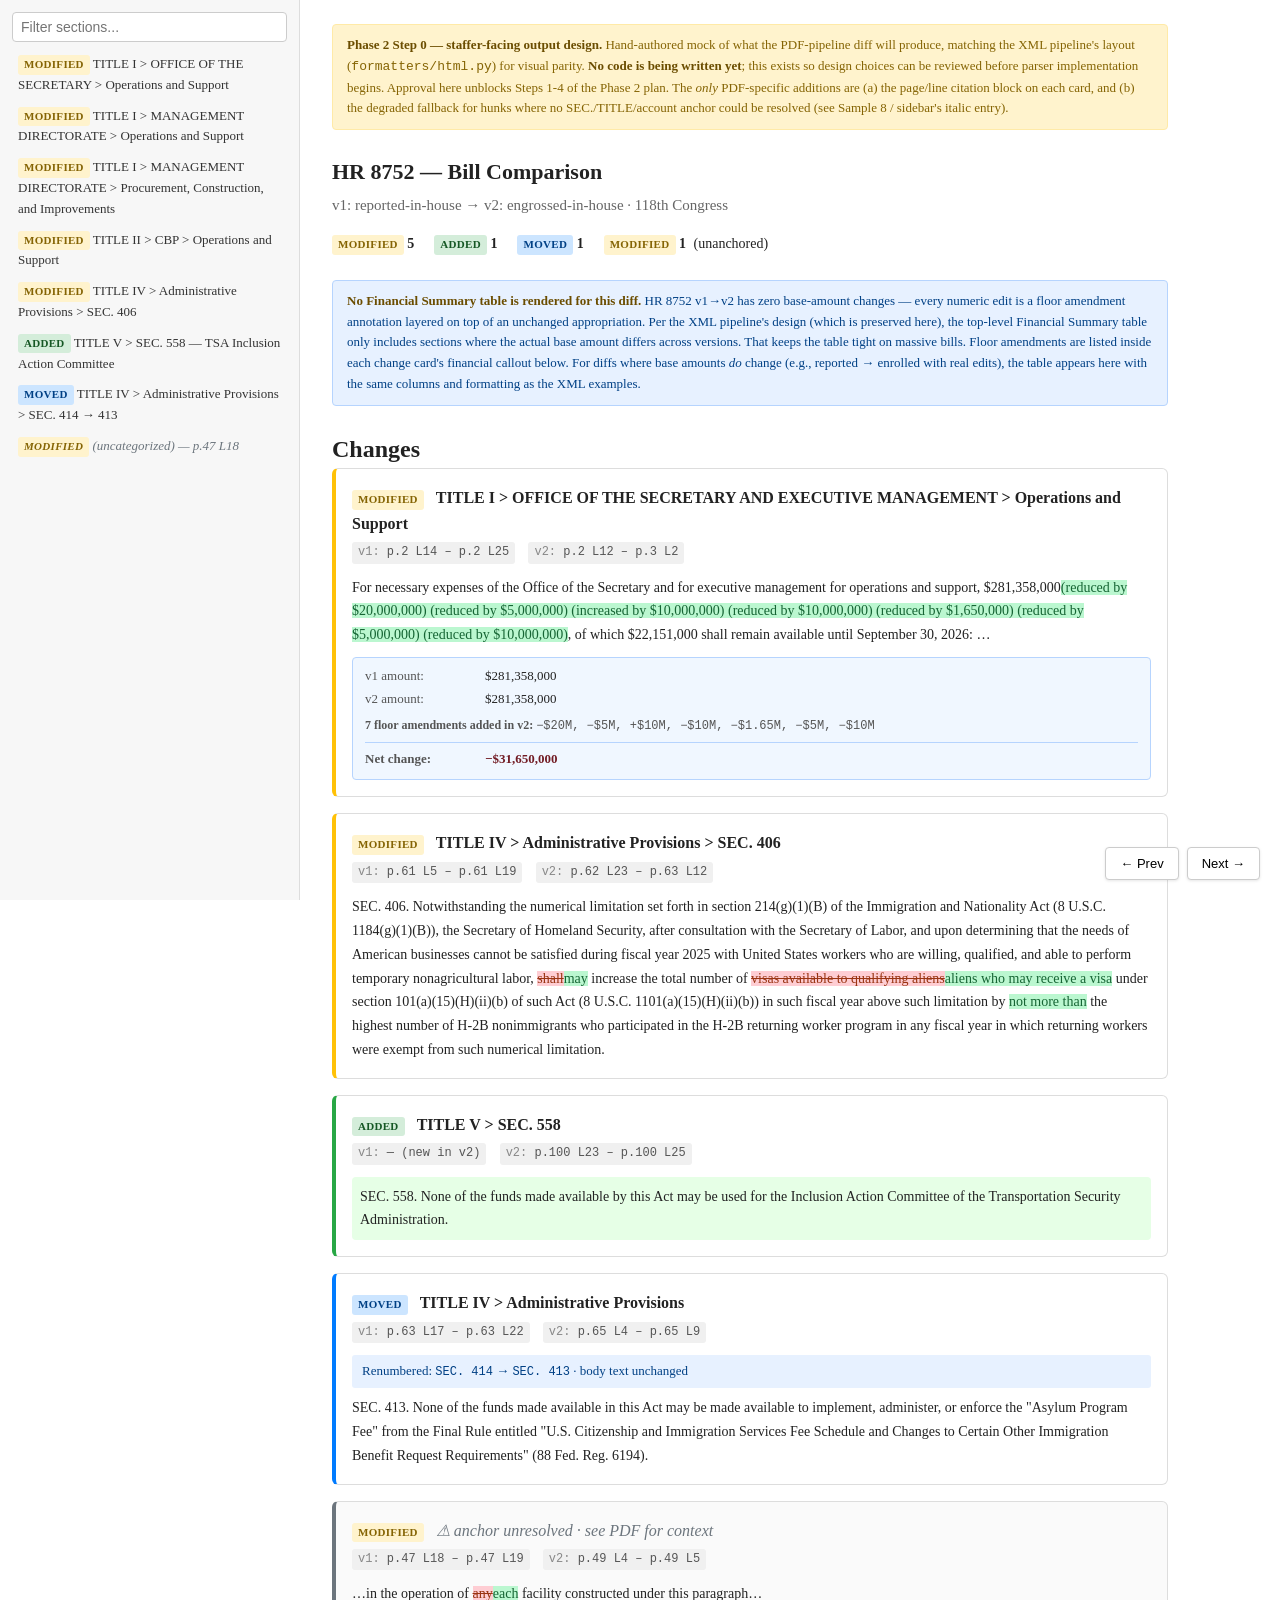
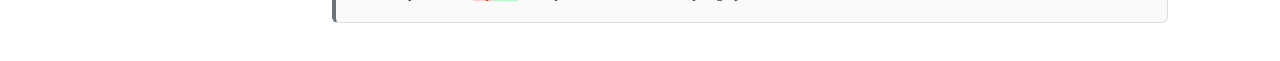
<file: examples/pdf-diff-phase2-mock.html>
<!DOCTYPE html>
<html lang="en">
<head>
<meta charset="utf-8">
<meta name="viewport" content="width=device-width, initial-scale=1">
<title>PDF Diff — Phase 2 Output Mock (HR 8752 reported → engrossed)</title>
<style>
* { box-sizing: border-box; margin: 0; padding: 0; }
body { font-family: Georgia, 'Times New Roman', serif; color: #222; line-height: 1.6; }
.layout { display: flex; min-height: 100vh; }

/* Sidebar (parity with XML pipeline) */
.sidebar { width: 300px; position: fixed; top: 0; left: 0; height: 100vh;
  overflow-y: auto; background: #f7f7f7; border-right: 1px solid #ddd; padding: 12px; }
.sidebar input { width: 100%; padding: 6px 8px; margin-bottom: 8px;
  border: 1px solid #ccc; border-radius: 4px; font-size: 14px; }
.sidebar ul { list-style: none; }
.sidebar li { margin-bottom: 2px; }
.sidebar a { display: block; padding: 4px 6px; text-decoration: none;
  color: #333; font-size: 13px; border-radius: 3px; }
.sidebar a:hover { background: #e8e8e8; }
.sidebar .nav-item.unanchored a { color: #6c757d; font-style: italic; }

/* Main content */
.main { margin-left: 300px; padding: 24px 32px; max-width: 900px; flex: 1; }

/* Mock banner (only in this mock, not in production) */
.mock-banner { background: #fff3cd; border: 1px solid #ffeaa7; padding: 10px 14px;
  border-radius: 4px; margin-bottom: 24px; font-size: 13px; color: #856404; }
.mock-banner strong { color: #6b4d00; }

/* Header (parity) */
.report-header h1 { font-size: 22px; margin-bottom: 4px; }
.report-header .versions { color: #666; font-size: 15px; margin-bottom: 16px; }
.summary-bar { display: flex; gap: 16px; margin-bottom: 24px; flex-wrap: wrap; }
.summary-item { font-size: 14px; }
.summary-item strong { margin-right: 4px; }

/* Badges (parity) */
.badge { display: inline-block; padding: 1px 6px; border-radius: 3px;
  font-size: 11px; font-weight: 600; text-transform: uppercase; letter-spacing: 0.3px; }
.badge-modified { background: #fff3cd; color: #856404; }
.badge-added { background: #d4edda; color: #155724; }
.badge-removed { background: #f8d7da; color: #721c24; }
.badge-moved { background: #cce5ff; color: #004085; }

/* Financial table (parity + amendment row extension) */
.financial-table { width: 100%; border-collapse: collapse; margin-bottom: 24px; font-size: 14px; }
.financial-table th { background: #f0f0f0; text-align: left; padding: 8px; border-bottom: 2px solid #ccc; }
.financial-table td { padding: 6px 8px; border-bottom: 1px solid #eee; }
.financial-table .amount { text-align: right; font-variant-numeric: tabular-nums; }
.financial-table a { color: #0056b3; text-decoration: none; }
.financial-table a:hover { text-decoration: underline; }
tr.increase .change-amount { color: #155724; }
tr.decrease .change-amount { color: #721c24; }
tr.unchanged .change-amount { color: #666; }
/* PDF-specific: amendment annotation detail row spanning all columns */
tr.amendment-detail td { background: #f8f9fa; padding: 4px 12px 8px;
  font-size: 12px; color: #555; border-bottom: 1px solid #eee; }
tr.amendment-detail .amendment-list { font-family: 'SF Mono', Menlo, Consolas, monospace; }
tr.amendment-detail .net { font-weight: 600; color: #222; margin-left: 8px; }
tr.amendment-detail .net.decrease { color: #721c24; }
tr.amendment-detail .net.increase { color: #155724; }

/* Change cards (parity) */
.change-card { border: 1px solid #ddd; border-radius: 6px; margin-bottom: 16px;
  padding: 16px; background: #fff; }
.change-card.added { border-left: 4px solid #28a745; }
.change-card.removed { border-left: 4px solid #dc3545; }
.change-card.modified { border-left: 4px solid #ffc107; }
.change-card.moved { border-left: 4px solid #007bff; }
/* PDF-specific: degraded anchor */
.change-card.unanchored { border-left: 4px solid #6c757d; background: #fafafa; }
.change-card.unanchored .change-header h3 {
  color: #6c757d; font-style: italic; font-weight: 400; }
.change-card.unanchored .change-header h3::before { content: "⚠ "; }

.change-header { margin-bottom: 6px; }
.change-header h3 { font-size: 16px; display: inline; margin-left: 8px; }
.section-number { display: block; font-size: 13px; color: #666; margin-top: 2px; }

/* PDF-specific: page/line citation block */
.citation { font-family: 'SF Mono', Menlo, Consolas, monospace; font-size: 12px;
  color: #555; margin: 4px 0 12px; }
.citation .v1, .citation .v2 { display: inline-block; padding: 1px 6px;
  background: #f0f0f0; border-radius: 3px; margin-right: 6px; }
.citation .v1::before { content: "v1: "; color: #888; }
.citation .v2::before { content: "v2: "; color: #888; }

.change-body { font-size: 14px; line-height: 1.7; }
.added-text { background: #e6ffe6; padding: 8px; border-radius: 4px; }
.removed-text { background: #ffe6e6; padding: 8px; border-radius: 4px;
  text-decoration: line-through; color: #666; }
.old-text { background: #ffe6e6; padding: 8px; border-radius: 4px; margin-bottom: 8px; }
.new-text { background: #e6ffe6; padding: 8px; border-radius: 4px; }
.move-info { font-size: 13px; color: #004085; margin-bottom: 8px;
  padding: 6px 10px; background: #e7f1ff; border-radius: 3px; }
.move-info code { font-family: 'SF Mono', Menlo, Consolas, monospace; font-size: 12px; }
.amendment-note { font-size: 12px; color: #856404; background: #fff3cd; padding: 4px 8px;
  border-radius: 3px; margin-top: 4px; }

/* Inline diff (parity) */
del { background: #fecdd3; text-decoration: line-through; color: #9a3412; }
ins { background: #bbf7d0; text-decoration: none; color: #166534; }

/* Financial callout (parity) */
.financial-callout { margin-top: 10px; padding: 8px 12px; background: #f0f7ff;
  border: 1px solid #b6d4fe; border-radius: 4px; font-size: 13px; }
.financial-callout .row { display: flex; gap: 10px; margin-bottom: 2px;
  font-variant-numeric: tabular-nums; }
.financial-callout .label { color: #555; min-width: 110px; }
.financial-callout .delta.decrease { color: #721c24; font-weight: 600; }
.financial-callout .delta.increase { color: #155724; font-weight: 600; }
.financial-callout .delta.unchanged { color: #555; }
.financial-callout .net { margin-top: 6px; padding-top: 6px;
  border-top: 1px solid #b6d4fe; font-weight: 600; }
.amendment-list-card { margin-top: 6px; font-size: 12px; color: #555; }
.amendment-list-card code { font-family: 'SF Mono', Menlo, Consolas, monospace; }

/* Nav buttons (parity) */
.nav-buttons { position: fixed; bottom: 20px; right: 20px; display: flex; gap: 8px; z-index: 10; }
.nav-buttons button { padding: 8px 14px; border: 1px solid #ccc; border-radius: 4px;
  background: #fff; cursor: pointer; font-size: 13px; box-shadow: 0 1px 3px rgba(0,0,0,0.1); }
.nav-buttons button:hover { background: #f0f0f0; }

@media print {
  .sidebar, .nav-buttons, #sidebar-filter, .mock-banner { display: none; }
  .main { margin-left: 0; }
  .change-card { break-inside: avoid; }
}
</style>
</head>
<body>
<div class="layout">

<nav class="sidebar">
<input type="text" id="sidebar-filter" placeholder="Filter sections...">
<ul>
<li class="nav-item" data-type="modified"><a href="#change-0"><span class="badge badge-modified">modified</span> TITLE I &gt; OFFICE OF THE SECRETARY &gt; Operations and Support</a></li>
<li class="nav-item" data-type="modified"><a href="#change-1"><span class="badge badge-modified">modified</span> TITLE I &gt; MANAGEMENT DIRECTORATE &gt; Operations and Support</a></li>
<li class="nav-item" data-type="modified"><a href="#change-2"><span class="badge badge-modified">modified</span> TITLE I &gt; MANAGEMENT DIRECTORATE &gt; Procurement, Construction, and Improvements</a></li>
<li class="nav-item" data-type="modified"><a href="#change-3"><span class="badge badge-modified">modified</span> TITLE II &gt; CBP &gt; Operations and Support</a></li>
<li class="nav-item" data-type="modified"><a href="#change-4"><span class="badge badge-modified">modified</span> TITLE IV &gt; Administrative Provisions &gt; SEC. 406</a></li>
<li class="nav-item" data-type="added"><a href="#change-5"><span class="badge badge-added">added</span> TITLE V &gt; SEC. 558 — TSA Inclusion Action Committee</a></li>
<li class="nav-item" data-type="moved"><a href="#change-6"><span class="badge badge-moved">moved</span> TITLE IV &gt; Administrative Provisions &gt; SEC. 414 → 413</a></li>
<li class="nav-item unanchored" data-type="modified"><a href="#change-7"><span class="badge badge-modified">modified</span> (uncategorized) — p.47 L18</a></li>
</ul>
</nav>

<div class="main">

<div class="mock-banner">
<strong>Phase 2 Step 0 — staffer-facing output design.</strong>
Hand-authored mock of what the PDF-pipeline diff will produce, matching the XML pipeline's layout
(<code>formatters/html.py</code>) for visual parity. <strong>No code is being written yet</strong>; this
exists so design choices can be reviewed before parser implementation begins. Approval here unblocks Steps
1-4 of the Phase 2 plan. The <em>only</em> PDF-specific additions are (a) the page/line citation block on
each card, and (b) the degraded fallback for hunks where no SEC./TITLE/account anchor could be resolved
(see Sample 8 / sidebar's italic entry).
</div>

<div class="report-header">
<h1>HR 8752 — Bill Comparison</h1>
<div class="versions">v1: reported-in-house &rarr; v2: engrossed-in-house · 118th Congress</div>
<div class="summary-bar">
<span class="summary-item"><span class="badge badge-modified">modified</span> <strong>5</strong></span>
<span class="summary-item"><span class="badge badge-added">added</span> <strong>1</strong></span>
<span class="summary-item"><span class="badge badge-moved">moved</span> <strong>1</strong></span>
<span class="summary-item"><span class="badge badge-modified">modified</span> <strong>1</strong> (unanchored)</span>
</div>
</div>

<div class="mock-banner" style="background: #e7f1ff; border-color: #b6d4fe; color: #004085;">
<strong>No Financial Summary table is rendered for this diff.</strong> HR 8752 v1→v2 has zero base-amount
changes — every numeric edit is a floor amendment annotation layered on top of an unchanged appropriation.
Per the XML pipeline's design (which is preserved here), the top-level Financial Summary table only
includes sections where the actual base amount differs across versions. That keeps the table tight on
massive bills. Floor amendments are listed inside each change card's financial callout below.
For diffs where base amounts <em>do</em> change (e.g., reported → enrolled with real edits), the table
appears here with the same columns and formatting as the XML examples.
</div>

<h2>Changes</h2>

<div class="change-card modified" id="change-0">
  <div class="change-header">
    <span class="badge badge-modified">modified</span>
    <h3>TITLE I &gt; OFFICE OF THE SECRETARY AND EXECUTIVE MANAGEMENT &gt; Operations and Support</h3>
  </div>
  <div class="citation">
    <span class="v1">p.2 L14 – p.2 L25</span>
    <span class="v2">p.2 L12 – p.3 L2</span>
  </div>
  <div class="change-body diff-inline">
    For necessary expenses of the Office of the Secretary and for executive management for operations
    and support, $281,358,000<ins>(reduced by $20,000,000) (reduced by $5,000,000) (increased by $10,000,000)
    (reduced by $10,000,000) (reduced by $1,650,000) (reduced by $5,000,000) (reduced by $10,000,000)</ins>,
    of which $22,151,000 shall remain available until September 30, 2026: …
  </div>
  <div class="financial-callout">
    <div class="row"><span class="label">v1 amount:</span><span>$281,358,000</span></div>
    <div class="row"><span class="label">v2 amount:</span><span>$281,358,000</span></div>
    <div class="amendment-list-card">
      <strong>7 floor amendments added in v2:</strong>
      <code>−$20M, −$5M, +$10M, −$10M, −$1.65M, −$5M, −$10M</code>
    </div>
    <div class="row net"><span class="label">Net change:</span><span class="delta decrease">−$31,650,000</span></div>
  </div>
</div>

<div class="change-card modified" id="change-4">
  <div class="change-header">
    <span class="badge badge-modified">modified</span>
    <h3>TITLE IV &gt; Administrative Provisions &gt; SEC. 406</h3>
  </div>
  <div class="citation">
    <span class="v1">p.61 L5 – p.61 L19</span>
    <span class="v2">p.62 L23 – p.63 L12</span>
  </div>
  <div class="change-body diff-inline">
    SEC. 406. Notwithstanding the numerical limitation set forth in section 214(g)(1)(B) of the Immigration
    and Nationality Act (8 U.S.C. 1184(g)(1)(B)), the Secretary of Homeland Security, after consultation with
    the Secretary of Labor, and upon determining that the needs of American businesses cannot be satisfied
    during fiscal year 2025 with United States workers who are willing, qualified, and able to perform
    temporary nonagricultural labor, <del>shall</del><ins>may</ins> increase the total number of
    <del>visas available to qualifying aliens</del><ins>aliens who may receive a visa</ins> under section
    101(a)(15)(H)(ii)(b) of such Act (8 U.S.C. 1101(a)(15)(H)(ii)(b)) in such fiscal year above such
    limitation by <ins>not more than</ins> the highest number of H-2B nonimmigrants who participated in
    the H-2B returning worker program in any fiscal year in which returning workers were exempt from such
    numerical limitation.
  </div>
</div>

<div class="change-card added" id="change-5">
  <div class="change-header">
    <span class="badge badge-added">added</span>
    <h3>TITLE V &gt; SEC. 558</h3>
  </div>
  <div class="citation">
    <span class="v1">— (new in v2)</span>
    <span class="v2">p.100 L23 – p.100 L25</span>
  </div>
  <div class="change-body added-text">
    SEC. 558. None of the funds made available by this Act may be used for the Inclusion Action Committee
    of the Transportation Security Administration.
  </div>
</div>

<div class="change-card moved" id="change-6">
  <div class="change-header">
    <span class="badge badge-moved">moved</span>
    <h3>TITLE IV &gt; Administrative Provisions</h3>
  </div>
  <div class="citation">
    <span class="v1">p.63 L17 – p.63 L22</span>
    <span class="v2">p.65 L4 – p.65 L9</span>
  </div>
  <div class="move-info">
    Renumbered: <code>SEC. 414</code> &rarr; <code>SEC. 413</code> · body text unchanged
  </div>
  <div class="change-body">
    SEC. 413. None of the funds made available in this Act may be made available to implement, administer,
    or enforce the "Asylum Program Fee" from the Final Rule entitled "U.S. Citizenship and Immigration
    Services Fee Schedule and Changes to Certain Other Immigration Benefit Request Requirements"
    (88 Fed. Reg. 6194).
  </div>
</div>

<div class="change-card modified unanchored" id="change-7">
  <div class="change-header">
    <span class="badge badge-modified">modified</span>
    <h3>anchor unresolved · see PDF for context</h3>
  </div>
  <div class="citation">
    <span class="v1">p.47 L18 – p.47 L19</span>
    <span class="v2">p.49 L4 – p.49 L5</span>
  </div>
  <div class="change-body diff-inline">
    …in the operation of <del>any</del><ins>each</ins> facility constructed under this paragraph…
  </div>
</div>

</div>

<div class="nav-buttons">
<button id="btn-prev">&larr; Prev</button>
<button id="btn-next">Next &rarr;</button>
</div>

</div>
</body>
</html>
</file>
